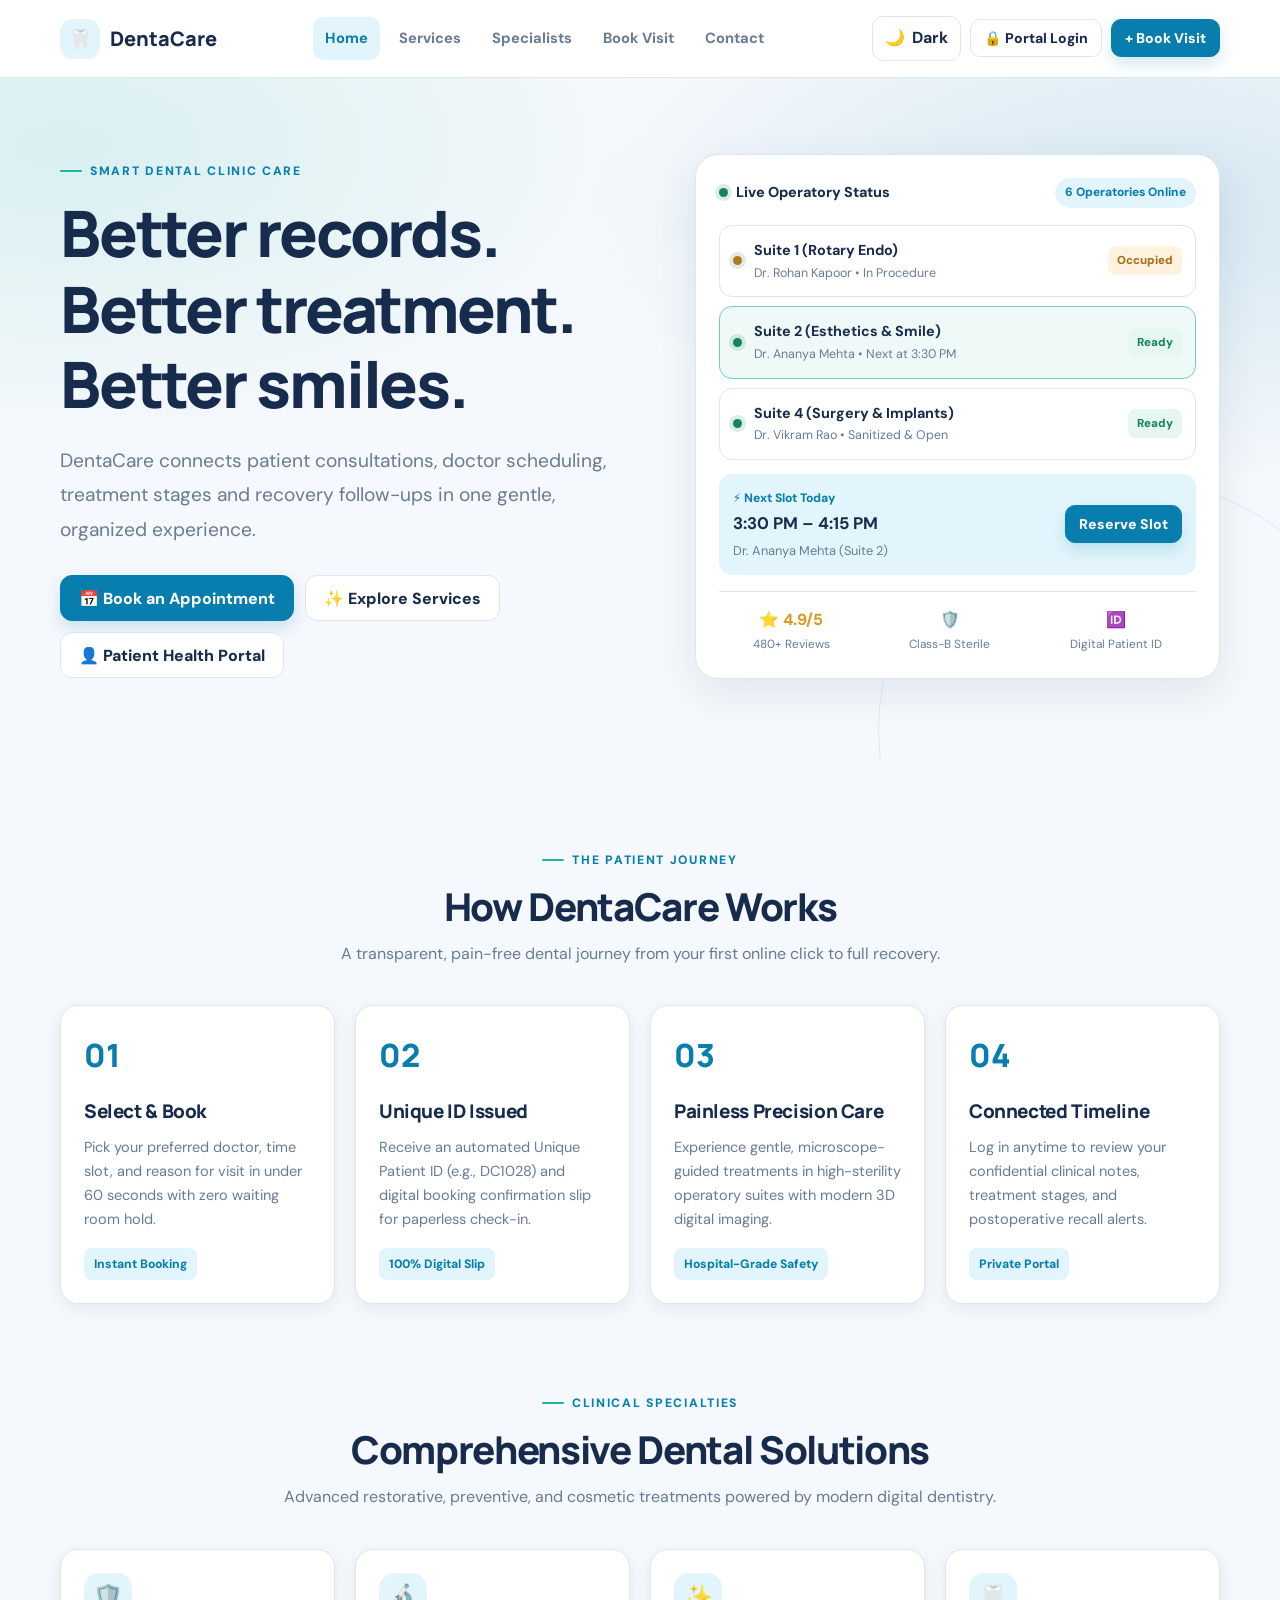
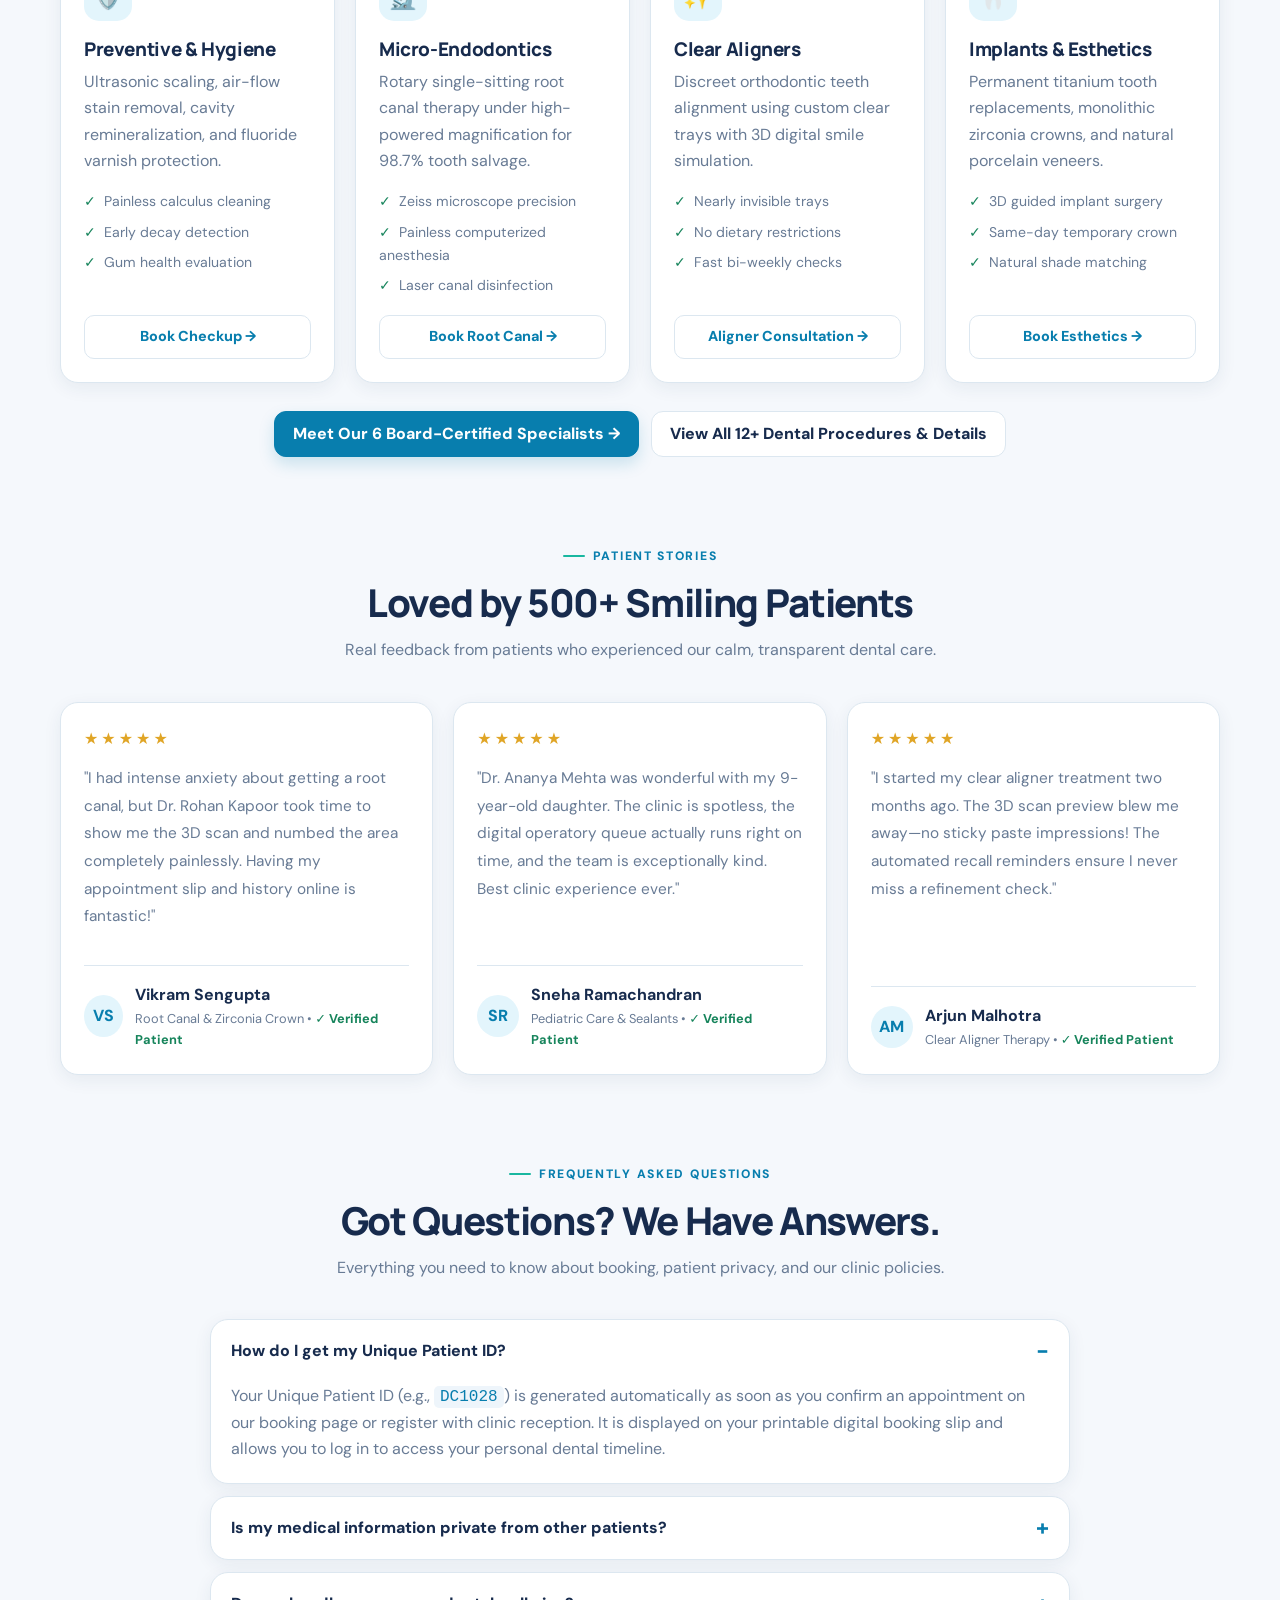
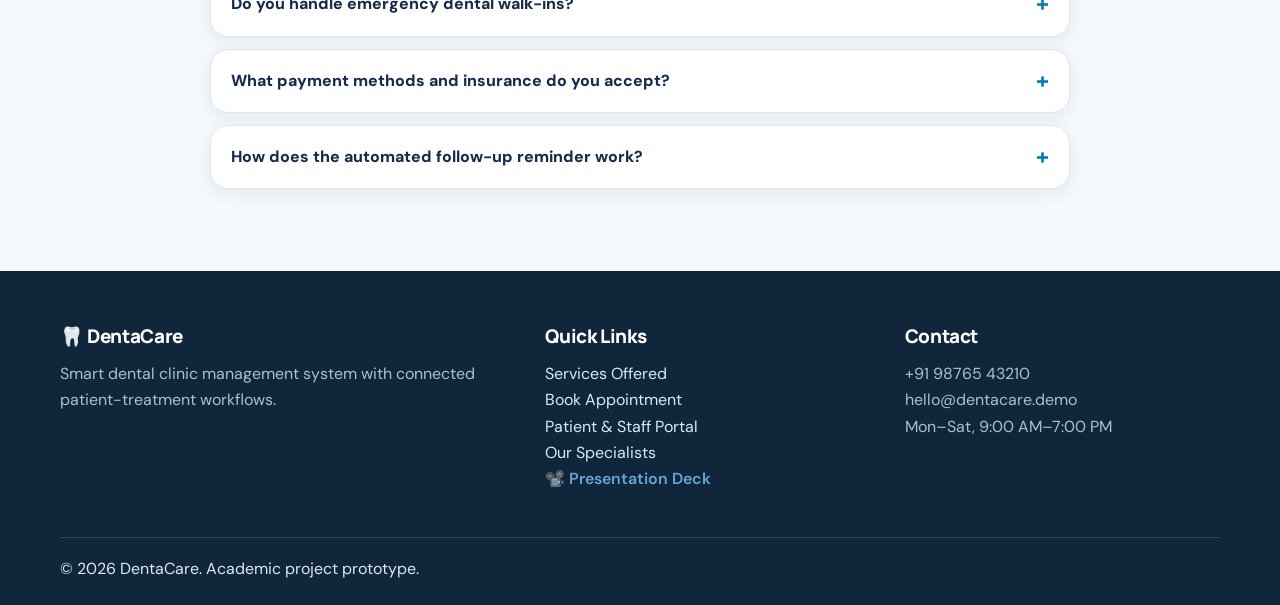
<file: index.html>
﻿<!DOCTYPE html>
<html lang="en">
<head>
  <meta charset="UTF-8">
  <meta name="viewport" content="width=device-width, initial-scale=1.0">
  <title>Smart Dental Clinic | DentaCare</title>
  <script>
    // Immediate Theme Engine (Prevents Light/Dark flash before render)
    try {
      const savedTheme = localStorage.getItem("dentaCareTheme") || (window.matchMedia("(prefers-color-scheme: dark)").matches ? "dark" : "light");
      document.documentElement.setAttribute("data-theme", savedTheme);
    } catch (e) {}
  </script>
  <link rel="stylesheet" href="css/style.css">
</head>
<body>
  <!-- NAVIGATION BAR -->
  <nav class="navbar">
    <a class="logo" href="index.html">
      <span class="logo-icon">🦷</span>
      <span>DentaCare</span>
    </a>
    <div class="navlinks">
      <a class="active" href="index.html">Home</a>
      <a href="services.html">Services</a>
      <a href="about.html">Specialists</a>
      <a href="appointment.html">Book Visit</a>
      <a href="contact.html">Contact</a>
    </div>
    <div class="nav-actions">
      <!-- Theme Day / Night Toggle -->
      <button class="theme-toggle-btn" id="themeToggleBtn" onclick="toggleTheme()" type="button" title="Switch to Night Mode (Dark)" aria-label="Toggle Night/Day Mode">
        <span class="theme-icon">🌙</span>
        <span class="theme-label">Dark</span>
      </button>
      <a class="btn secondary btn-sm" href="login.html">🔒 Portal Login</a>
      <a class="btn btn-sm" href="appointment.html">+ Book Visit</a>
      <button class="nav-toggle" id="navToggle" aria-label="Toggle Navigation">☰</button>
    </div>
  </nav>

  <!-- 1. HERO SECTION WITH INTERACTIVE OPERATORY CARD -->
  <section class="hero">
    <div class="container hero-grid">
      <div>
        <div class="eyebrow">Smart Dental Clinic Care</div>
        <h1>Better records.<br>Better treatment.<br>Better smiles.</h1>
        <p class="lead">DentaCare connects patient consultations, doctor scheduling, treatment stages and recovery follow-ups in one gentle, organized experience.</p>
        <div class="hero-actions">
          <a class="btn" href="appointment.html">📅 Book an Appointment</a>
          <a class="btn secondary" href="services.html">✨ Explore Services</a>
          <a class="btn secondary" href="login.html">👤 Patient Health Portal</a>
        </div>
      </div>

      <!-- Modern Interactive Hero Operatory & Booking Card -->
      <div class="hero-interactive-card">
        <div class="hero-card-header">
          <div class="live-status-pill">
            <span class="pulse-dot"></span>
            <span>Live Operatory Status</span>
          </div>
          <span class="badge info" style="font-size:0.75rem">6 Operatories Online</span>
        </div>

        <div class="operatory-list">
          <div class="operatory-row">
            <div class="operatory-left">
              <span class="operatory-dot busy"></span>
              <div>
                <strong>Suite 1 (Rotary Endo)</strong>
                <span class="operatory-doc">Dr. Rohan Kapoor • In Procedure</span>
              </div>
            </div>
            <span class="status-tag occupied">Occupied</span>
          </div>

          <div class="operatory-row active-now">
            <div class="operatory-left">
              <span class="operatory-dot ready"></span>
              <div>
                <strong>Suite 2 (Esthetics & Smile)</strong>
                <span class="operatory-doc">Dr. Ananya Mehta • Next at 3:30 PM</span>
              </div>
            </div>
            <span class="status-tag ready">Ready</span>
          </div>

          <div class="operatory-row">
            <div class="operatory-left">
              <span class="operatory-dot ready"></span>
              <div>
                <strong>Suite 4 (Surgery & Implants)</strong>
                <span class="operatory-doc">Dr. Vikram Rao • Sanitized & Open</span>
              </div>
            </div>
            <span class="status-tag ready">Ready</span>
          </div>
        </div>

        <div class="next-slot-callout">
          <div class="next-slot-info">
            <span class="next-slot-tag">⚡ Next Slot Today</span>
            <strong>3:30 PM – 4:15 PM</strong>
            <span class="muted" style="font-size:0.8rem">Dr. Ananya Mehta (Suite 2)</span>
          </div>
          <a href="appointment.html" class="btn btn-sm">Reserve Slot</a>
        </div>

        <div class="hero-card-trust">
          <div class="trust-stat">
            <span class="trust-stars">⭐ 4.9/5</span>
            <span class="trust-text">480+ Reviews</span>
          </div>
          <div class="trust-stat">
            <span class="trust-icon">🛡️</span>
            <span class="trust-text">Class-B Sterile</span>
          </div>
          <div class="trust-stat">
            <span class="trust-icon">🆔</span>
            <span class="trust-text">Digital Patient ID</span>
          </div>
        </div>
      </div>
    </div>
  </section>

  <!-- 2. HOW DENTACARE WORKS (PATIENT JOURNEY STEPPER) -->
  <section class="section">
    <div class="container">
      <div class="section-head">
        <div class="eyebrow">The Patient Journey</div>
        <h2>How DentaCare Works</h2>
        <p class="muted">A transparent, pain-free dental journey from your first online click to full recovery.</p>
      </div>

      <div class="stepper-grid">
        <div class="step-card">
          <div>
            <div class="step-num">01</div>
            <h3>Select & Book</h3>
            <p class="muted">Pick your preferred doctor, time slot, and reason for visit in under 60 seconds with zero waiting room hold.</p>
          </div>
          <div class="step-badge">Instant Booking</div>
        </div>

        <div class="step-card">
          <div>
            <div class="step-num">02</div>
            <h3>Unique ID Issued</h3>
            <p class="muted">Receive an automated Unique Patient ID (e.g., DC1028) and digital booking confirmation slip for paperless check-in.</p>
          </div>
          <div class="step-badge">100% Digital Slip</div>
        </div>

        <div class="step-card">
          <div>
            <div class="step-num">03</div>
            <h3>Painless Precision Care</h3>
            <p class="muted">Experience gentle, microscope-guided treatments in high-sterility operatory suites with modern 3D digital imaging.</p>
          </div>
          <div class="step-badge">Hospital-Grade Safety</div>
        </div>

        <div class="step-card">
          <div>
            <div class="step-num">04</div>
            <h3>Connected Timeline</h3>
            <p class="muted">Log in anytime to review your confidential clinical notes, treatment stages, and postoperative recall alerts.</p>
          </div>
          <div class="step-badge">Private Portal</div>
        </div>
      </div>
    </div>
  </section>

  <!-- 3. CORE CLINICAL SPECIALTIES PREVIEW -->
  <section class="section" style="padding-top:0">
    <div class="container">
      <div class="section-head">
        <div class="eyebrow">Clinical Specialties</div>
        <h2>Comprehensive Dental Solutions</h2>
        <p class="muted">Advanced restorative, preventive, and cosmetic treatments powered by modern digital dentistry.</p>
      </div>

      <div class="grid-4">
        <div class="specialty-card">
          <div>
            <div class="specialty-icon">🛡️</div>
            <h3>Preventive & Hygiene</h3>
            <p class="muted">Ultrasonic scaling, air-flow stain removal, cavity remineralization, and fluoride varnish protection.</p>
            <ul class="specialty-features">
              <li>Painless calculus cleaning</li>
              <li>Early decay detection</li>
              <li>Gum health evaluation</li>
            </ul>
          </div>
          <a href="appointment.html" class="btn-outline-sm" style="margin-top:18px;width:100%;justify-content:center">Book Checkup →</a>
        </div>

        <div class="specialty-card">
          <div>
            <div class="specialty-icon">🔬</div>
            <h3>Micro-Endodontics</h3>
            <p class="muted">Rotary single-sitting root canal therapy under high-powered magnification for 98.7% tooth salvage.</p>
            <ul class="specialty-features">
              <li>Zeiss microscope precision</li>
              <li>Painless computerized anesthesia</li>
              <li>Laser canal disinfection</li>
            </ul>
          </div>
          <a href="appointment.html" class="btn-outline-sm" style="margin-top:18px;width:100%;justify-content:center">Book Root Canal →</a>
        </div>

        <div class="specialty-card">
          <div>
            <div class="specialty-icon">✨</div>
            <h3>Clear Aligners</h3>
            <p class="muted">Discreet orthodontic teeth alignment using custom clear trays with 3D digital smile simulation.</p>
            <ul class="specialty-features">
              <li>Nearly invisible trays</li>
              <li>No dietary restrictions</li>
              <li>Fast bi-weekly checks</li>
            </ul>
          </div>
          <a href="appointment.html" class="btn-outline-sm" style="margin-top:18px;width:100%;justify-content:center">Aligner Consultation →</a>
        </div>

        <div class="specialty-card">
          <div>
            <div class="specialty-icon">🦷</div>
            <h3>Implants & Esthetics</h3>
            <p class="muted">Permanent titanium tooth replacements, monolithic zirconia crowns, and natural porcelain veneers.</p>
            <ul class="specialty-features">
              <li>3D guided implant surgery</li>
              <li>Same-day temporary crown</li>
              <li>Natural shade matching</li>
            </ul>
          </div>
          <a href="appointment.html" class="btn-outline-sm" style="margin-top:18px;width:100%;justify-content:center">Book Esthetics →</a>
        </div>
      </div>
      <div style="text-align:center;margin-top:28px;display:flex;gap:12px;justify-content:center;flex-wrap:wrap">
        <a href="about.html" class="btn">Meet Our 6 Board-Certified Specialists →</a>
        <a href="services.html" class="btn secondary">View All 12+ Dental Procedures & Details</a>
      </div>
    </div>
  </section>

  <!-- 4. VERIFIED PATIENT REVIEWS / TESTIMONIALS (SOCIAL PROOF) -->
  <section class="section" style="padding-top:0">
    <div class="container">
      <div class="section-head">
        <div class="eyebrow">Patient Stories</div>
        <h2>Loved by 500+ Smiling Patients</h2>
        <p class="muted">Real feedback from patients who experienced our calm, transparent dental care.</p>
      </div>

      <div class="grid">
        <div class="testimonial-card">
          <div>
            <div class="testimonial-stars">★★★★★</div>
            <p class="testimonial-quote">"I had intense anxiety about getting a root canal, but Dr. Rohan Kapoor took time to show me the 3D scan and numbed the area completely painlessly. Having my appointment slip and history online is fantastic!"</p>
          </div>
          <div class="testimonial-author">
            <div class="testimonial-avatar">VS</div>
            <div>
              <strong>Vikram Sengupta</strong>
              <div class="muted" style="font-size:0.8rem">Root Canal & Zirconia Crown • <span style="color:var(--success);font-weight:700">✓ Verified Patient</span></div>
            </div>
          </div>
        </div>

        <div class="testimonial-card">
          <div>
            <div class="testimonial-stars">★★★★★</div>
            <p class="testimonial-quote">"Dr. Ananya Mehta was wonderful with my 9-year-old daughter. The clinic is spotless, the digital operatory queue actually runs right on time, and the team is exceptionally kind. Best clinic experience ever."</p>
          </div>
          <div class="testimonial-author">
            <div class="testimonial-avatar">SR</div>
            <div>
              <strong>Sneha Ramachandran</strong>
              <div class="muted" style="font-size:0.8rem">Pediatric Care & Sealants • <span style="color:var(--success);font-weight:700">✓ Verified Patient</span></div>
            </div>
          </div>
        </div>

        <div class="testimonial-card">
          <div>
            <div class="testimonial-stars">★★★★★</div>
            <p class="testimonial-quote">"I started my clear aligner treatment two months ago. The 3D scan preview blew me away—no sticky paste impressions! The automated recall reminders ensure I never miss a refinement check."</p>
          </div>
          <div class="testimonial-author">
            <div class="testimonial-avatar">AM</div>
            <div>
              <strong>Arjun Malhotra</strong>
              <div class="muted" style="font-size:0.8rem">Clear Aligner Therapy • <span style="color:var(--success);font-weight:700">✓ Verified Patient</span></div>
            </div>
          </div>
        </div>
      </div>
    </div>
  </section>

  <!-- 5. INTERACTIVE FAQ ACCORDION -->
  <section class="section" style="padding-top:0">
    <div class="container" style="max-width:860px">
      <div class="section-head">
        <div class="eyebrow">Frequently Asked Questions</div>
        <h2>Got Questions? We Have Answers.</h2>
        <p class="muted">Everything you need to know about booking, patient privacy, and our clinic policies.</p>
      </div>

      <div class="faq-list">
        <details class="faq-item" open>
          <summary class="faq-summary">How do I get my Unique Patient ID?</summary>
          <div class="faq-answer">
            Your Unique Patient ID (e.g., <code>DC1028</code>) is generated automatically as soon as you confirm an appointment on our booking page or register with clinic reception. It is displayed on your printable digital booking slip and allows you to log in to access your personal dental timeline.
          </div>
        </details>

        <details class="faq-item">
          <summary class="faq-summary">Is my medical information private from other patients?</summary>
          <div class="faq-answer">
            Yes, strictly. DentaCare implements enterprise role-based security. Full operatory management, clinical diagnosis logs, and all patient records are restricted to licensed clinic staff. Patients can only view their own confidential dental history using their Unique Patient ID.
          </div>
        </details>

        <details class="faq-item">
          <summary class="faq-summary">Do you handle emergency dental walk-ins?</summary>
          <div class="faq-answer">
            Absolutely. We reserve daily emergency buffer slots across all three operatories for severe tooth pain, fractured teeth, or trauma. You can book the next available slot online or call reception directly at +91 98765 43210 for prompt care.
          </div>
        </details>

        <details class="faq-item">
          <summary class="faq-summary">What payment methods and insurance do you accept?</summary>
          <div class="faq-answer">
            We accept all UPI applications (Google Pay, PhonePe, Paytm), credit/debit cards, net banking, and zero-interest EMI plans for aligners and implants. We also provide itemized medical invoices with procedure codes for corporate dental health insurance claims.
          </div>
        </details>

        <details class="faq-item">
          <summary class="faq-summary">How does the automated follow-up reminder work?</summary>
          <div class="faq-answer">
            After any restorative or surgical procedure, our system logs your recommended healing evaluation date. You can track your upcoming recall date in your patient portal, and reception will follow up to ensure your recovery is smooth.
          </div>
        </details>
      </div>
    </div>
  </section>

  <!-- FOOTER -->
  <footer class="footer">
    <div class="container footer-grid">
      <div>
        <h3>🦷 DentaCare</h3>
        <p>Smart dental clinic management system with connected patient-treatment workflows.</p>
      </div>
      <div>
        <h3>Quick Links</h3>
        <p>
          <a href="services.html">Services Offered</a><br>
          <a href="appointment.html">Book Appointment</a><br>
          <a href="login.html">Patient & Staff Portal</a><br>
          <a href="about.html">Our Specialists</a><br>
          <a href="presentation.html" target="_blank" style="color:#67a6d8;font-weight:600">📽️ Presentation Deck</a>
        </p>
      </div>
      <div>
        <h3>Contact</h3>
        <p>+91 98765 43210<br>hello@dentacare.demo<br>Mon–Sat, 9:00 AM–7:00 PM</p>
      </div>
    </div>
    <div class="container" style="margin-top:28px;border-top:1px solid rgba(255, 255, 255, 0.14);padding-top:18px">
      © <span data-year></span> DentaCare. Academic project prototype.
    </div>
  </footer>

  <script src="js/script.js"></script>
</body>
</html>
</file>
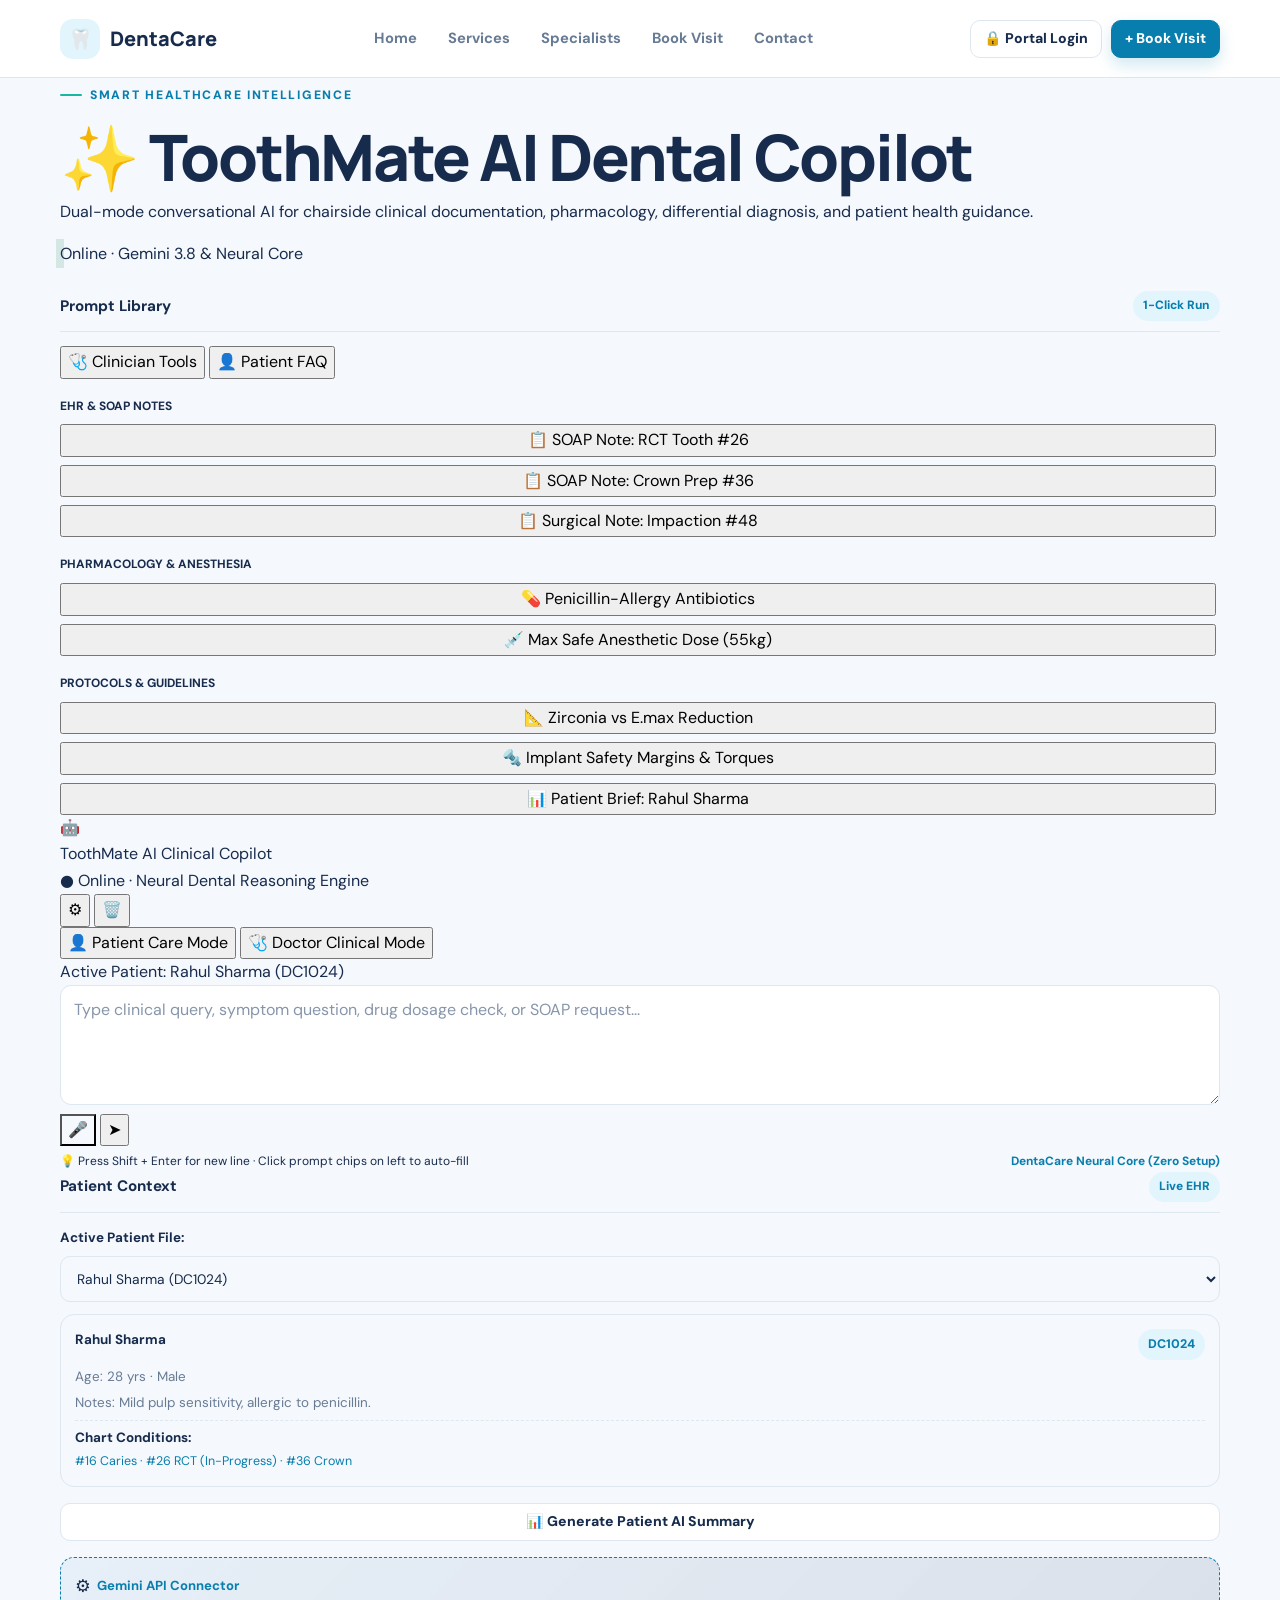
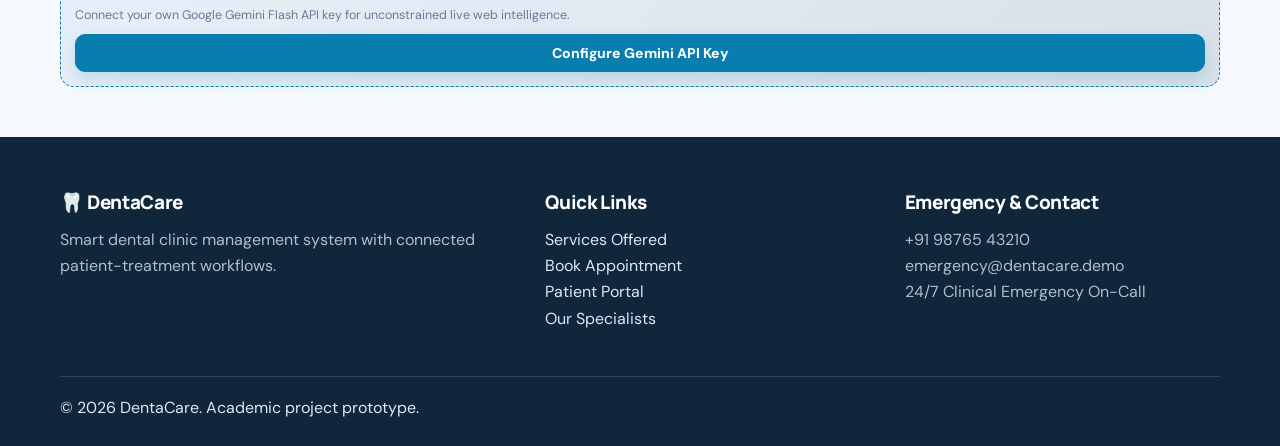
<file: ai-assistant.html>
<!DOCTYPE html>
<html lang="en">
<head>
  <script>try{const t=localStorage.getItem('dentaCareTheme')||(window.matchMedia('(prefers-color-scheme:dark)').matches?'dark':'light');document.documentElement.setAttribute('data-theme',t)}catch(e){}</script>
  <meta charset="UTF-8">
  <meta name="viewport" content="width=device-width,initial-scale=1.0">
  <title>ToothMate — AI Dental Copilot & Clinical Assistant | DentaCare</title>
  <link rel="stylesheet" href="css/style.css">
</head>
<body>
  <nav class="navbar">
    <a class="logo" href="index.html">
      <span class="logo-icon">🦷</span>
      <span>DentaCare</span>
    </a>
    <div class="navlinks">
      <a href="index.html">Home</a>
      <a href="services.html">Services</a>
      <a href="about.html">Specialists</a>
      <a href="appointment.html">Book Visit</a>
      <a href="contact.html">Contact</a>
    </div>
    <div class="nav-actions">
      <a class="btn secondary btn-sm" href="login.html">🔒 Portal Login</a>
      <a class="btn btn-sm" href="appointment.html">+ Book Visit</a>
      <button class="nav-toggle" id="navToggle" aria-label="Toggle Navigation">☰</button>
    </div>
  </nav>

  <section class="page-head">
    <div class="container">
      <div class="page-head-bar">
        <div>
          <div class="eyebrow">Smart Healthcare Intelligence</div>
          <h1 style="margin-bottom:4px">✨ ToothMate AI Dental Copilot</h1>
          <p>Dual-mode conversational AI for chairside clinical documentation, pharmacology, differential diagnosis, and patient health guidance.</p>
        </div>
        <div class="live-pill">
          <span class="pulse-dot"></span>
          <span>Online · Gemini 3.8 & Neural Core</span>
        </div>
      </div>
    </div>
  </section>

  <section class="section" style="padding-top:24px;padding-bottom:50px">
    <div class="container">
      <div class="ai-workspace-grid">
        <!-- LEFT: PROMPT COMMAND CENTER -->
        <div class="ai-sidebar-card">
          <div style="display:flex;justify-content:space-between;align-items:center;margin-bottom:14px;border-bottom:1px solid var(--border);padding-bottom:10px">
            <strong style="font-size:0.95rem;color:var(--dark)">Prompt Library</strong>
            <span class="badge info" style="font-size:0.75rem">1-Click Run</span>
          </div>

          <div class="ai-mode-tabs" style="width:100%;margin-bottom:14px">
            <button type="button" class="ai-mode-tab active" id="workspaceTabDoctor" onclick="setWorkspaceTab('doctor')" style="flex:1">🩺 Clinician Tools</button>
            <button type="button" class="ai-mode-tab" id="workspaceTabPatient" onclick="setWorkspaceTab('patient')" style="flex:1">👤 Patient FAQ</button>
          </div>

          <!-- DOCTOR PROMPT CHIPS -->
          <div id="workspaceDoctorPrompts" style="display:flex;flex-direction:column;gap:8px;overflow-y:auto;flex:1;padding-right:4px">
            <div style="font-size:0.75rem;font-weight:700;color:var(--text-muted);text-transform:uppercase;margin-top:4px">EHR & SOAP Notes</div>
            <button class="ai-prompt-chip" onclick="executeWorkspacePrompt('Draft a complete SOAP clinical note for Root Canal Therapy on Tooth #26 (Acute Irreversible Pulpitis). Include working length, irrigation protocol, and obturation sealer.')">
              📋 SOAP Note: RCT Tooth #26
            </button>
            <button class="ai-prompt-chip" onclick="executeWorkspacePrompt('Generate a SOAP clinical note for full contour Monolithic Zirconia crown preparation on Tooth #36. Include margin design, reduction depths, and shade selection.')">
              📋 SOAP Note: Crown Prep #36
            </button>
            <button class="ai-prompt-chip" onclick="executeWorkspacePrompt('Draft clinical documentation for surgical extraction of impacted mandibular third molar (#48) with bone troughing and 3-0 silk sutures.')">
              📋 Surgical Note: Impaction #48
            </button>

            <div style="font-size:0.75rem;font-weight:700;color:var(--text-muted);text-transform:uppercase;margin-top:10px">Pharmacology & Anesthesia</div>
            <button class="ai-prompt-chip" onclick="executeWorkspacePrompt('Calculate antibiotic and analgesic protocol for a 65kg adult with acute periapical abscess who is allergic to penicillin. Provide safe alternatives with dosages.')">
              💊 Penicillin-Allergy Antibiotics
            </button>
            <button class="ai-prompt-chip" onclick="executeWorkspacePrompt('What is the maximum safe dosage and cartridge count of 2% Lignocaine with 1:100,000 Epinephrine for a 55kg patient with controlled hypertension?')">
              💉 Max Safe Anesthetic Dose (55kg)
            </button>

            <div style="font-size:0.75rem;font-weight:700;color:var(--text-muted);text-transform:uppercase;margin-top:10px">Protocols & Guidelines</div>
            <button class="ai-prompt-chip" onclick="executeWorkspacePrompt('Compare tooth preparation reduction requirements for Monolithic Zirconia vs Lithium Disilicate (E.max) crowns. Include margin types and cementation guidelines.')">
              📐 Zirconia vs E.max Reduction
            </button>
            <button class="ai-prompt-chip" onclick="executeWorkspacePrompt('What are the key radiographic safety margins and bone density classifications (D1 to D4) for posterior mandibular dental implants?')">
              🔩 Implant Safety Margins & Torques
            </button>
            <button class="ai-prompt-chip" onclick="executeWorkspacePrompt('Summarize the clinical records, odontogram findings, and treatment progress for patient Rahul Sharma (DC1024).')">
              📊 Patient Brief: Rahul Sharma
            </button>
          </div>

          <!-- PATIENT PROMPT CHIPS -->
          <div id="workspacePatientPrompts" style="display:none;flex-direction:column;gap:8px;overflow-y:auto;flex:1;padding-right:4px">
            <div style="font-size:0.75rem;font-weight:700;color:var(--text-muted);text-transform:uppercase;margin-top:4px">Common Concerns</div>
            <button class="ai-prompt-chip" onclick="executeWorkspacePrompt('Why do I get a sharp shooting pain in my tooth when I drink cold water or iced drinks?')">
              ❄️ Sharp Pain with Cold Drinks
            </button>
            <button class="ai-prompt-chip" onclick="executeWorkspacePrompt('What actually happens during a root canal treatment? Does it hurt, and how many appointments does it take?')">
              🦷 What Happens During a Root Canal?
            </button>
            <button class="ai-prompt-chip" onclick="executeWorkspacePrompt('What foods are safe to eat after having a tooth extracted, and how do I prevent dry socket?')">
              🥣 Diet & Care After Tooth Extraction
            </button>

            <div style="font-size:0.75rem;font-weight:700;color:var(--text-muted);text-transform:uppercase;margin-top:10px">Cosmetics & Orthodontics</div>
            <button class="ai-prompt-chip" onclick="executeWorkspacePrompt('How do invisible clear aligners compare to metal braces in terms of treatment time, comfort, and results?')">
              🪥 Clear Aligners vs Metal Braces
            </button>
            <button class="ai-prompt-chip" onclick="executeWorkspacePrompt('How many shades lighter can in-office laser teeth whitening get my teeth, and does it cause sensitivity?')">
              ✨ Teeth Whitening Results & Sensitivity
            </button>
            <button class="ai-prompt-chip" onclick="executeWorkspacePrompt('Why do my gums bleed when brushing, and does that mean I have periodontal disease?')">
              🩸 Bleeding Gums While Brushing
            </button>

            <div style="font-size:0.75rem;font-weight:700;color:var(--text-muted);text-transform:uppercase;margin-top:10px">Costs & Emergencies</div>
            <button class="ai-prompt-chip" onclick="executeWorkspacePrompt('Explain the 0% interest EMI payment options available for dental implants and smile makeovers at DentaCare.')">
              💳 How 0% EMI Financing Works
            </button>
            <button class="ai-prompt-chip" onclick="executeWorkspacePrompt('What should I immediately do if a permanent tooth is completely knocked out in an accident?')">
              🚨 Knocked-Out Tooth Emergency Guide
            </button>
          </div>
        </div>

        <!-- CENTER: INTERACTIVE CONVERSATION STREAM -->
        <div class="ai-center-chat-card">
          <div class="ai-chat-header">
            <div class="ai-header-left">
              <div class="ai-avatar">🤖</div>
              <div>
                <div class="ai-header-title" id="fullAiTitle">ToothMate AI Clinical Copilot</div>
                <div class="ai-status-pill">● Online · Neural Dental Reasoning Engine</div>
              </div>
            </div>
            <div class="ai-header-controls">
              <button class="ai-tool-btn" onclick="openAiSettingsModal()" title="AI Engine Settings">⚙️</button>
              <button class="ai-tool-btn" onclick="clearWorkspaceChat()" title="Clear Conversation">🗑️</button>
            </div>
          </div>

          <div class="ai-role-toggle-bar">
            <div class="ai-mode-tabs">
              <button type="button" class="ai-mode-tab active" id="fullModeTabPatient" onclick="switchFullAiMode('patient')">👤 Patient Care Mode</button>
              <button type="button" class="ai-mode-tab" id="fullModeTabDoctor" onclick="switchFullAiMode('doctor')">🩺 Doctor Clinical Mode</button>
            </div>
            <div class="ai-active-patient-badge" id="fullContextBadge">Active Patient: Rahul Sharma (DC1024)</div>
          </div>

          <div class="ai-chat-body" id="fullChatMessages" style="flex:1">
            <!-- Messages rendered dynamically -->
          </div>

          <div class="ai-typing-wrap" id="fullTypingIndicator" style="display:none">
            <span class="muted" style="font-size:0.78rem">DentaCare AI is synthesizing clinical response...</span>
            <span class="ai-typing-dot"></span>
            <span class="ai-typing-dot"></span>
            <span class="ai-typing-dot"></span>
          </div>

          <div class="ai-chat-footer">
            <form class="ai-input-form" onsubmit="handleFullChatSubmit(event)">
              <textarea class="ai-textarea" id="fullChatInput" placeholder="Type clinical query, symptom question, drug dosage check, or SOAP request..." rows="2"></textarea>
              <button type="button" class="ai-tool-btn" onclick="toggleVoiceRecognition('fullChatInput')" title="Voice Dictation" style="background:transparent;color:var(--text-muted)">🎤</button>
              <button type="submit" class="ai-send-btn" title="Send Query">➤</button>
            </form>
            <div style="display:flex;justify-content:space-between;align-items:center;margin-top:6px;font-size:0.75rem;color:var(--text-muted)">
              <span>💡 Press Shift + Enter for new line · Click prompt chips on left to auto-fill</span>
              <span id="activeModelBadge" style="color:var(--primary);font-weight:700">DentaCare Neural Core (Zero Setup)</span>
            </div>
          </div>
        </div>

        <!-- RIGHT: CLINICAL CONTEXT & DOSSIER INSPECTOR -->
        <div class="ai-sidebar-card">
          <div style="display:flex;justify-content:space-between;align-items:center;margin-bottom:14px;border-bottom:1px solid var(--border);padding-bottom:10px">
            <strong style="font-size:0.95rem;color:var(--dark)">Patient Context</strong>
            <span class="badge success" style="font-size:0.75rem">Live EHR</span>
          </div>

          <div class="field" style="margin-bottom:12px">
            <label style="font-weight:700;font-size:0.84rem">Active Patient File:</label>
            <select id="workspacePatientSelect" class="patient-picker" onchange="updateWorkspacePatientContext()" style="padding:8px 12px;border-radius:10px;border:1px solid var(--border);background:var(--bg);color:var(--text);width:100%;font-size:0.86rem">
              <option value="DC1024">Rahul Sharma (DC1024)</option>
              <option value="DC1025">Priya Patel (DC1025)</option>
              <option value="DC1026">Amit Verma (DC1026)</option>
              <option value="DC1027">Sneha Nair (DC1027)</option>
              <option value="DC1028">Aarav Sharma (DC1028)</option>
            </select>
          </div>

          <div id="workspacePatientDetailsCard" style="background:var(--bg);border:1px solid var(--border);border-radius:14px;padding:14px;margin-bottom:16px;font-size:0.84rem">
            <div style="display:flex;justify-content:space-between;margin-bottom:6px">
              <strong id="wspName" style="color:var(--dark)">Rahul Sharma</strong>
              <span class="badge info" id="wspId">DC1024</span>
            </div>
            <div class="muted" style="margin-bottom:4px">Age: <span id="wspAge">28</span> yrs · Male</div>
            <div class="muted" style="margin-bottom:6px">Notes: <span id="wspHistory">Mild pulp sensitivity, allergic to penicillin.</span></div>
            <div style="border-top:1px dashed var(--border);padding-top:6px;margin-top:6px">
              <strong>Chart Conditions:</strong>
              <div style="font-size:0.78rem;color:var(--primary);margin-top:2px">
                #16 Caries · #26 RCT (In-Progress) · #36 Crown
              </div>
            </div>
          </div>

          <button class="btn secondary btn-sm" onclick="summarizeCurrentPatient()" style="width:100%;margin-bottom:16px">
            📊 Generate Patient AI Summary
          </button>

          <div style="background:linear-gradient(135deg, rgba(75,145,200,0.08), rgba(23,59,101,0.12));border:1px dashed var(--primary);border-radius:14px;padding:14px;font-size:0.82rem;margin-top:auto">
            <div style="display:flex;align-items:center;gap:6px;margin-bottom:6px">
              <span style="font-size:1.1rem">⚙️</span>
              <strong style="color:var(--primary)">Gemini API Connector</strong>
            </div>
            <p class="muted" style="margin:0 0 10px;font-size:0.78rem;line-height:1.4">
              Connect your own Google Gemini Flash API key for unconstrained live web intelligence.
            </p>
            <button class="btn btn-sm" onclick="openAiSettingsModal()" style="width:100%">
              Configure Gemini API Key
            </button>
          </div>
        </div>
      </div>
    </div>
  </section>

  <footer class="footer">
    <div class="container footer-grid">
      <div>
        <h3>🦷 DentaCare</h3>
        <p>Smart dental clinic management system with connected patient-treatment workflows.</p>
      </div>
      <div>
        <h3>Quick Links</h3>
        <p>
          <a href="services.html">Services Offered</a><br>
          <a href="appointment.html">Book Appointment</a><br>
          <a href="history.html">Patient Portal</a><br>
          <a href="about.html">Our Specialists</a>
        </p>
      </div>
      <div>
        <h3>Emergency & Contact</h3>
        <p>+91 98765 43210<br>emergency@dentacare.demo<br>24/7 Clinical Emergency On-Call</p>
      </div>
    </div>
    <div class="container" style="margin-top:28px;border-top:1px solid rgba(255, 255, 255, 0.14);padding-top:18px">
      © <span data-year></span> DentaCare. Academic project prototype.
    </div>
  </footer>

  <script src="js/script.js"></script>
  <script>
    // Workspace-specific script bindings
    document.addEventListener("DOMContentLoaded", () => {
      initWorkspacePage();
    });

    function setWorkspaceTab(mode) {
      const docBtn = document.getElementById("workspaceTabDoctor");
      const patBtn = document.getElementById("workspaceTabPatient");
      const docWrap = document.getElementById("workspaceDoctorPrompts");
      const patWrap = document.getElementById("workspacePatientPrompts");

      if (mode === "doctor") {
        docBtn.classList.add("active");
        patBtn.classList.remove("active");
        docWrap.style.display = "flex";
        patWrap.style.display = "none";
        switchFullAiMode("doctor");
      } else {
        patBtn.classList.add("active");
        docBtn.classList.remove("active");
        patWrap.style.display = "flex";
        docWrap.style.display = "none";
        switchFullAiMode("patient");
      }
    }

    function executeWorkspacePrompt(text) {
      const input = document.getElementById("fullChatInput");
      if (input) {
        input.value = text;
        handleFullChatSubmit(new Event("submit"));
      }
    }

    function updateWorkspacePatientContext() {
      const select = document.getElementById("workspacePatientSelect");
      if (!select) return;
      const pId = select.value;
      const patients = getData("patients");
      const p = patients.find(x => x.id === pId);
      if (!p) return;

      document.getElementById("wspName").textContent = p.name;
      document.getElementById("wspId").textContent = p.id;
      document.getElementById("wspAge").textContent = p.age;
      document.getElementById("wspHistory").textContent = p.history || "No notes.";
      document.getElementById("fullContextBadge").textContent = `Active Patient: ${p.name} (${p.id})`;
    }

    function summarizeCurrentPatient() {
      const select = document.getElementById("workspacePatientSelect");
      const pId = select ? select.value : "DC1024";
      const patients = getData("patients");
      const p = patients.find(x => x.id === pId) || { name: "Rahul Sharma", id: "DC1024" };
      executeWorkspacePrompt(`Summarize clinical history, odontogram status, and active treatment plan for ${p.name} (${p.id}).`);
    }
  </script>
</body>
</html>
</file>
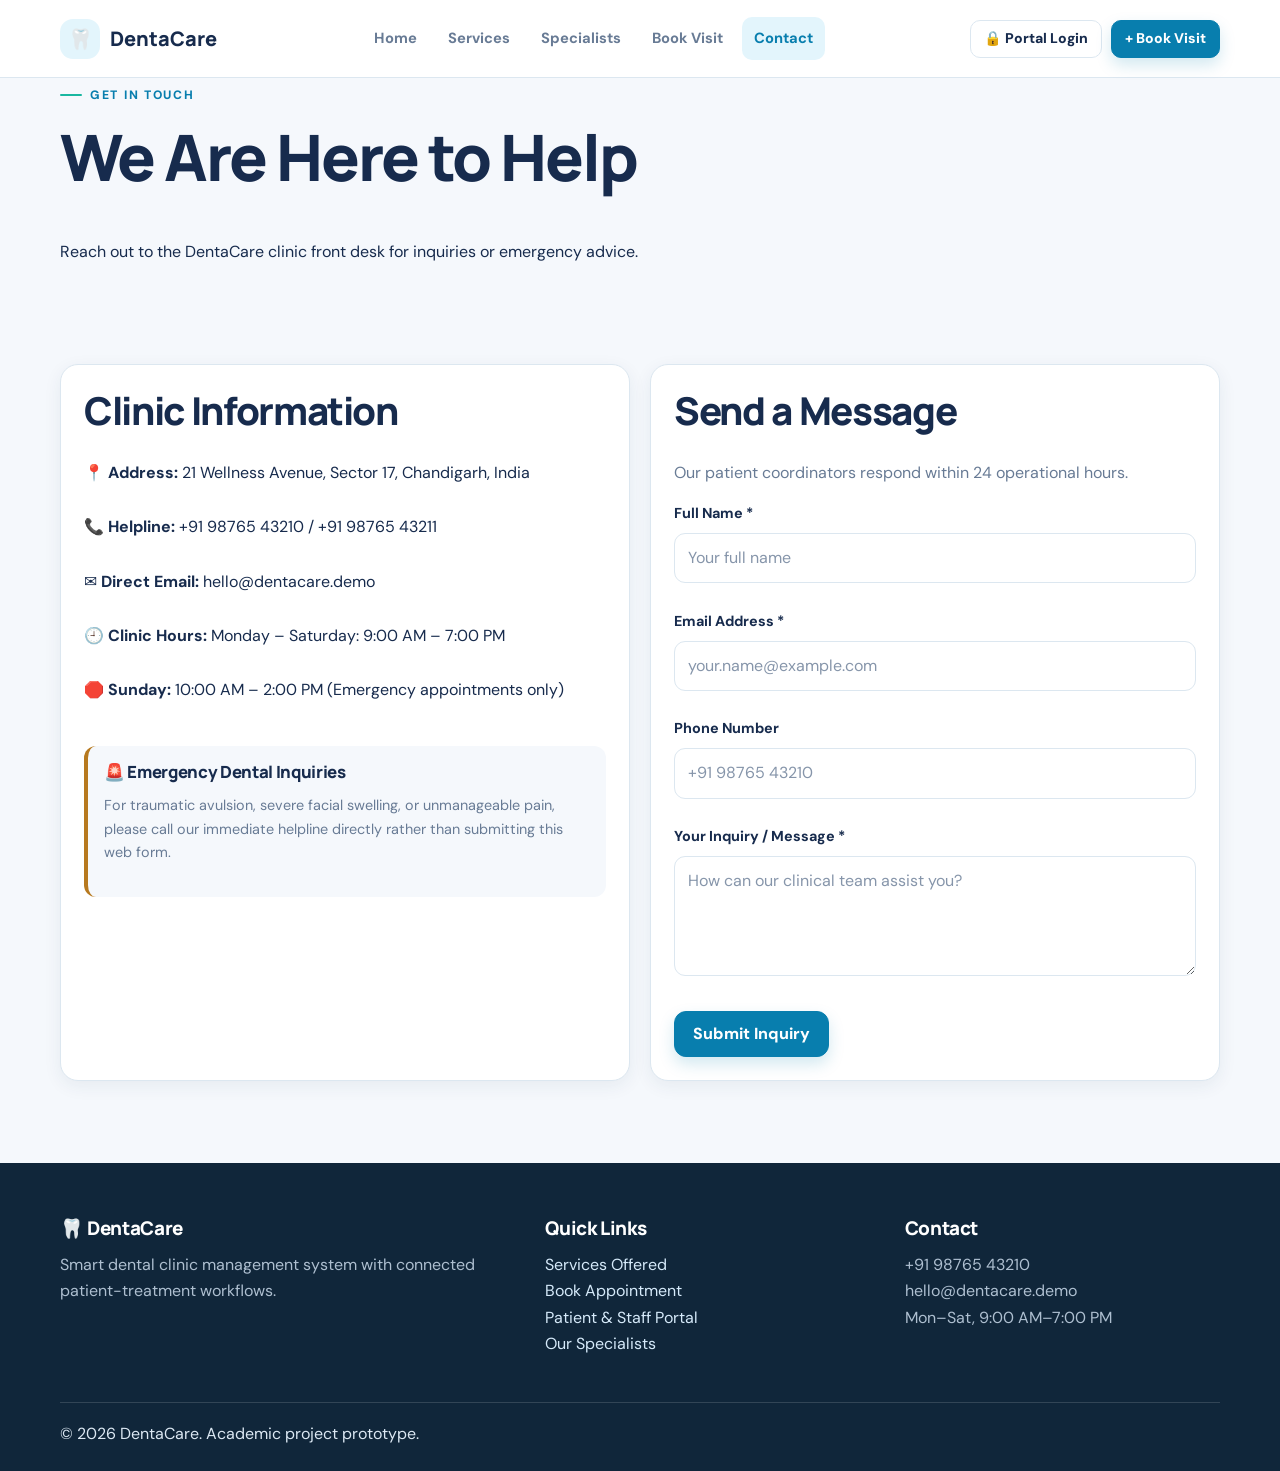
<file: contact.html>
<!DOCTYPE html>
<html lang="en">
<head>
  <script>try{const t=localStorage.getItem('dentaCareTheme')||(window.matchMedia('(prefers-color-scheme:dark)').matches?'dark':'light');document.documentElement.setAttribute('data-theme',t)}catch(e){}</script>
  <meta charset="UTF-8">
  <meta name="viewport" content="width=device-width,initial-scale=1.0">
  <title>Contact Us | DentaCare</title>
  <link rel="stylesheet" href="css/style.css">
</head>
<body>
  <nav class="navbar">
    <a class="logo" href="index.html"><span class="logo-icon">🦷</span><span>DentaCare</span></a>
    <div class="navlinks">
      <a href="index.html">Home</a>
      <a href="services.html">Services</a>
      <a href="about.html">Specialists</a>
      <a href="appointment.html">Book Visit</a>
      <a class="active" href="contact.html">Contact</a>
    </div>
    <div class="nav-actions">
      <a class="btn secondary btn-sm" href="login.html">🔒 Portal Login</a>
      <a class="btn btn-sm" href="appointment.html">+ Book Visit</a>
      <button class="nav-toggle" id="navToggle" aria-label="Toggle Navigation">☰</button>
    </div>
  </nav>

  <section class="page-head">
    <div class="container">
      <div class="eyebrow">Get In Touch</div>
      <h1>We Are Here to Help</h1>
      <p>Reach out to the DentaCare clinic front desk for inquiries or emergency advice.</p>
    </div>
  </section>

  <section class="section">
    <div class="container grid-2">
      <div class="card">
        <h2>Clinic Information</h2>
        <div style="margin-top:16px;display:flex;flex-direction:column;gap:12px;font-size:1rem">
          <p>📍 <strong>Address:</strong> 21 Wellness Avenue, Sector 17, Chandigarh, India</p>
          <p>📞 <strong>Helpline:</strong> +91 98765 43210 / +91 98765 43211</p>
          <p>✉️ <strong>Direct Email:</strong> hello@dentacare.demo</p>
          <p>🕘 <strong>Clinic Hours:</strong> Monday – Saturday: 9:00 AM – 7:00 PM</p>
          <p>🛑 <strong>Sunday:</strong> 10:00 AM – 2:00 PM (Emergency appointments only)</p>
        </div>
        <br>
        <div style="background:var(--bg);border-radius:12px;padding:16px;border-left:4px solid var(--warning)">
          <h3 style="font-size:1.05rem">🚨 Emergency Dental Inquiries</h3>
          <p class="muted" style="font-size:0.9rem">For traumatic avulsion, severe facial swelling, or unmanageable pain, please call our immediate helpline directly rather than submitting this web form.</p>
        </div>
      </div>

      <form id="contactForm" class="card">
        <h2>Send a Message</h2>
        <p class="muted" style="margin-bottom:16px">Our patient coordinators respond within 24 operational hours.</p>

        <div class="field">
          <label>Full Name *</label>
          <input name="name" required placeholder="Your full name">
        </div>
        <br>
        <div class="field">
          <label>Email Address *</label>
          <input name="email" type="email" required placeholder="your.name@example.com">
        </div>
        <br>
        <div class="field">
          <label>Phone Number</label>
          <input name="phone" placeholder="+91 98765 43210">
        </div>
        <br>
        <div class="field">
          <label>Your Inquiry / Message *</label>
          <textarea name="message" required placeholder="How can our clinical team assist you?"></textarea>
        </div>
        <br>
        <button class="btn" type="submit">Submit Inquiry</button>
      </form>
    </div>
  </section>

  <footer class="footer">
    <div class="container footer-grid">
      <div>
        <h3>🦷 DentaCare</h3>
        <p>Smart dental clinic management system with connected patient-treatment workflows.</p>
      </div>
      <div>
        <h3>Quick Links</h3>
        <p>
          <a href="services.html">Services Offered</a><br>
          <a href="appointment.html">Book Appointment</a><br>
          <a href="login.html">Patient & Staff Portal</a><br>
          <a href="about.html">Our Specialists</a>
        </p>
      </div>
      <div>
        <h3>Contact</h3>
        <p>+91 98765 43210<br>hello@dentacare.demo<br>Mon–Sat, 9:00 AM–7:00 PM</p>
      </div>
    </div>
    <div class="container" style="margin-top:28px;border-top:1px solid rgba(255, 255, 255, 0.14);padding-top:18px">
      © <span data-year></span> DentaCare. Academic project prototype.
    </div>
  </footer>

  <script src="js/script.js"></script>
</body>
</html>
</file>
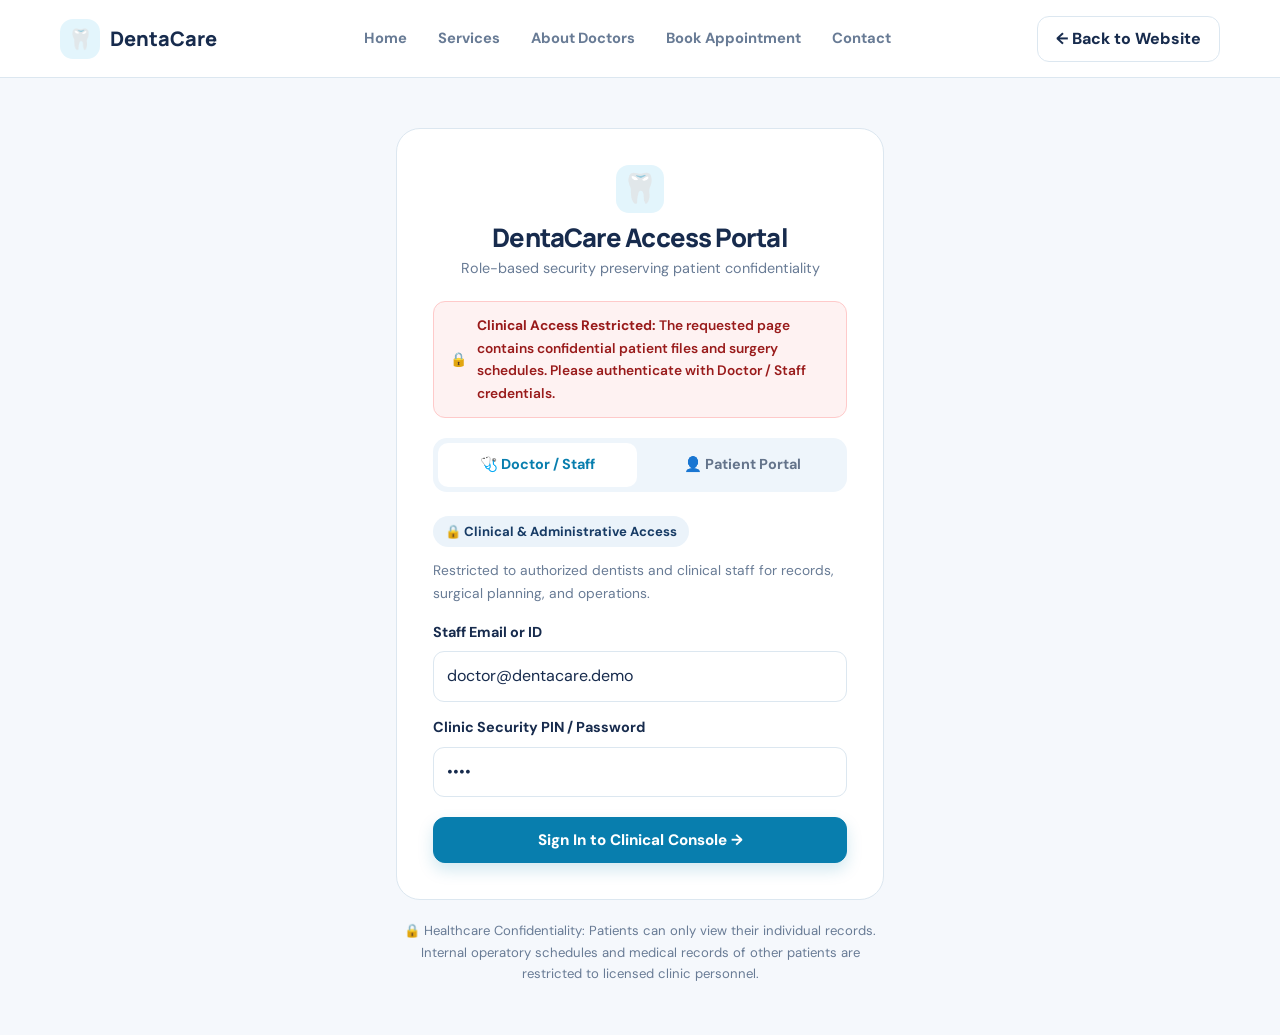
<file: followups.html>
<!DOCTYPE html>
<html lang="en">
<head>
  <script>try{const t=localStorage.getItem('dentaCareTheme')||(window.matchMedia('(prefers-color-scheme:dark)').matches?'dark':'light');document.documentElement.setAttribute('data-theme',t)}catch(e){}</script>
  <meta charset="UTF-8">
  <meta name="viewport" content="width=device-width,initial-scale=1.0">
  <title>Follow-Ups | DentaCare</title>
  <link rel="stylesheet" href="css/style.css">
  <script>
    (function () {
      try {
        var u = JSON.parse(localStorage.getItem("dentaCareUser") || '{"role":"guest"}');
        if (!u || u.role !== "doctor") {
          window.location.replace("login.html?redirect=followups.html");
        }
      } catch (e) {
        window.location.replace("login.html?redirect=followups.html");
      }
    })();
  </script>
</head>
<body>
  <nav class="navbar">
    <a class="logo" href="index.html"><span class="logo-icon">🦷</span><span>DentaCare</span></a>
    <div class="navlinks">
      <a href="index.html">Home</a>
      <a href="dashboard.html">Dashboard</a>
      <a href="patients.html">Patients</a>
      <a href="appointment.html">Appointments</a>
      <a href="treatments.html">Treatments</a>
      <a href="history.html">History</a>
      <a class="active" href="followups.html">Follow-Ups</a>
      <a href="services.html">Services</a>
      <a href="about.html">About</a>
      <a href="contact.html">Contact</a>
    </div>
    <div class="nav-actions">
      <a class="btn" href="appointment.html">Book Visit</a>
      <button class="nav-toggle" id="navToggle" aria-label="Toggle Navigation">☰</button>
    </div>
  </nav>

  <section class="page-head">
    <div class="container">
      <div class="eyebrow">Post-Care Continuity</div>
      <h1>Follow-Up Management</h1>
      <p>Schedule recall reviews and ensure postoperative recovery is tracked systematically.</p>
    </div>
  </section>

  <section class="section">
    <div class="container">
      <form id="followForm" class="form card">
        <h2 style="margin-bottom:6px">Schedule Patient Follow-Up</h2>
        <p class="muted" style="margin-bottom:20px">Set a future checkup date to verify treatment outcomes:</p>

        <div class="form-grid">
          <div class="field">
            <label>Select Patient *</label>
            <select name="patient" class="patient-picker" required>
              <option value="">Loading patients...</option>
            </select>
          </div>

          <div class="field" id="customPatientWrap" style="display:none">
            <label>Walk-in Patient Name *</label>
            <input name="customPatient" placeholder="Enter patient name">
          </div>

          <div class="field">
            <label>Next Visit Date *</label>
            <input name="date" type="date" required>
          </div>

          <div class="field full">
            <label>Follow-Up Reason & Clinical Notes *</label>
            <textarea name="reason" required placeholder="e.g. Check pulp healing and crown margins, suture removal, aligner fit review..."></textarea>
          </div>

          <div class="field full">
            <button class="btn" type="submit">Schedule Follow-Up</button>
          </div>
        </div>
      </form>
    </div>
  </section>

  <section class="section" style="padding-top:0">
    <div class="container">
      <div class="table-toolbar">
        <div>
          <h2>Upcoming & Completed Follow-Ups</h2>
          <p class="muted">Track recall visits. Click "Done ✓" once the patient review is completed.</p>
        </div>
        <input id="followSearch" class="search" placeholder="🔍 Search by patient or clinical reason...">
      </div>

      <div class="table-wrap">
        <table class="table">
          <thead>
            <tr>
              <th>ID</th>
              <th>Patient</th>
              <th>Due Date</th>
              <th>Follow-Up Reason</th>
              <th>Status</th>
              <th>Actions</th>
            </tr>
          </thead>
          <tbody id="followRows"></tbody>
        </table>
      </div>
    </div>
  </section>

  <footer class="footer">
    <div class="container footer-grid">
      <div>
        <h3>🦷 DentaCare</h3>
        <p>Smart dental clinic management system with connected patient-treatment workflows.</p>
      </div>
      <div>
        <h3>Quick Links</h3>
        <p>
          <a href="dashboard.html">Clinic Dashboard</a><br>
          <a href="patients.html">Patient Management</a><br>
          <a href="appointment.html">Book Appointment</a><br>
          <a href="services.html">Services Offered</a>
        </p>
      </div>
      <div>
        <h3>Contact</h3>
        <p>+91 98765 43210<br>hello@dentacare.demo<br>Mon–Sat, 9:00 AM–7:00 PM</p>
      </div>
    </div>
    <div class="container" style="margin-top:28px;border-top:1px solid rgba(255, 255, 255, 0.14);padding-top:18px">
      © <span data-year></span> DentaCare. Academic project prototype.
    </div>
  </footer>

  <script src="js/script.js"></script>
</body>
</html>
</file>
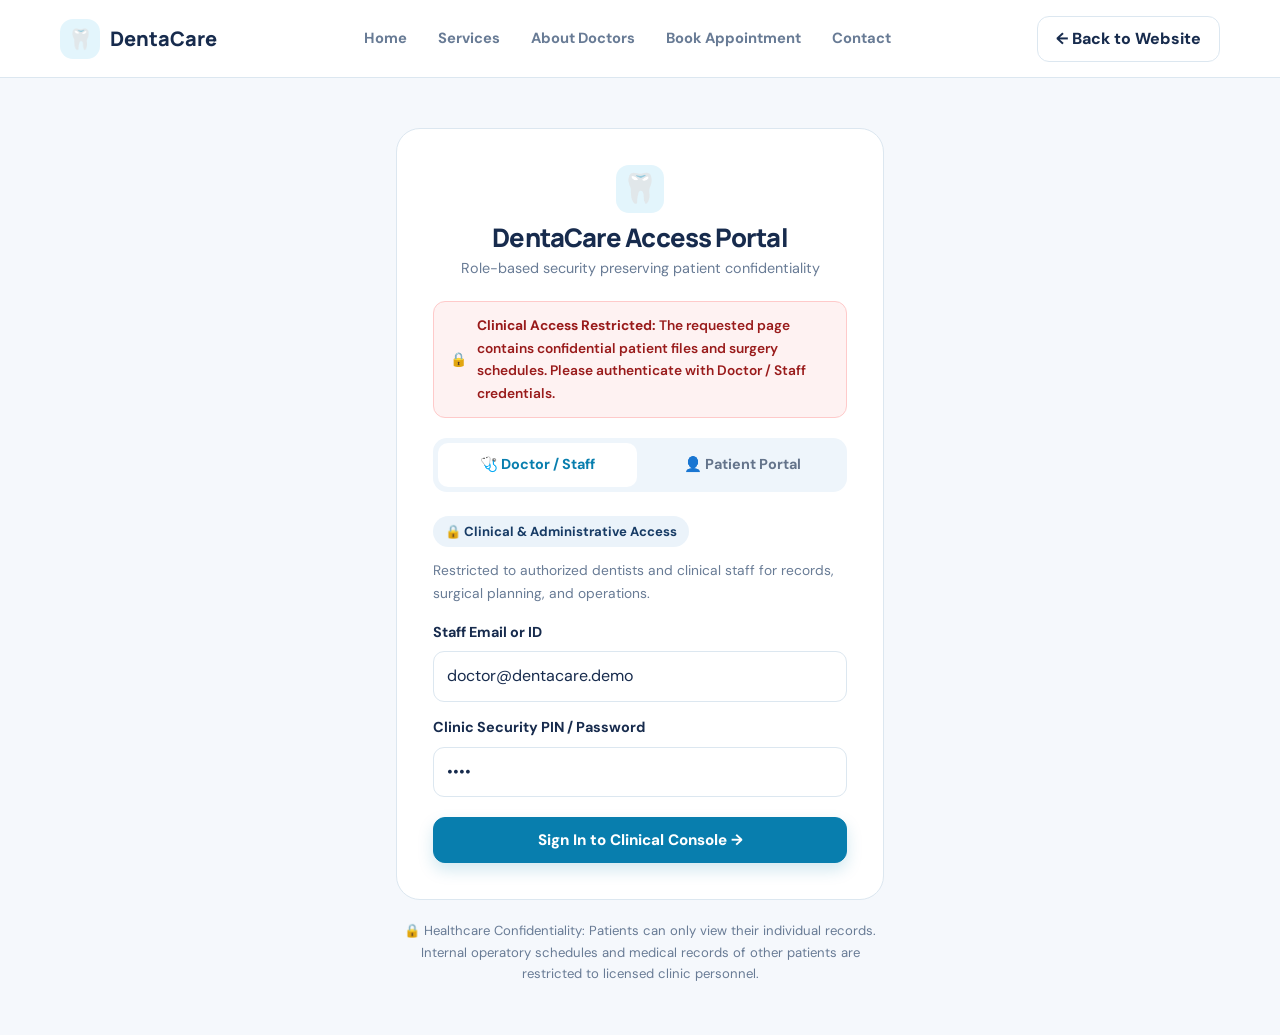
<file: history.html>
<!DOCTYPE html>
<html lang="en">
<head>
  <script>try{const t=localStorage.getItem('dentaCareTheme')||(window.matchMedia('(prefers-color-scheme:dark)').matches?'dark':'light');document.documentElement.setAttribute('data-theme',t)}catch(e){}</script>
  <meta charset="UTF-8">
  <meta name="viewport" content="width=device-width,initial-scale=1.0">
  <title>Treatment History & Care Timeline | DentaCare</title>
  <link rel="stylesheet" href="css/style.css">
  <script>
    (function () {
      try {
        var u = JSON.parse(localStorage.getItem("dentaCareUser") || '{"role":"guest"}');
        if (!u || (u.role !== "doctor" && u.role !== "patient")) {
          window.location.replace("login.html?redirect=history.html");
        }
      } catch (e) {
        window.location.replace("login.html?redirect=history.html");
      }
    })();
  </script>
</head>
<body>
  <nav class="navbar">
    <a class="logo" href="index.html">
      <span class="logo-icon">🦷</span>
      <span>DentaCare</span>
    </a>
    <div class="navlinks">
      <a href="index.html">Home</a>
      <a href="services.html">Services</a>
      <a href="about.html">Specialists</a>
      <a href="appointment.html">Book Visit</a>
      <a class="active" href="history.html">Patient Portal</a>
      <a href="contact.html">Contact</a>
    </div>
    <div class="nav-actions">
      <a class="btn secondary btn-sm" href="login.html">🔒 Portal Login</a>
      <a class="btn btn-sm" href="appointment.html">+ Book Visit</a>
      <button class="nav-toggle" id="navToggle" aria-label="Toggle Navigation">☰</button>
    </div>
  </nav>

  <section class="page-head">
    <div class="container">
      <div class="page-head-bar">
        <div>
          <div class="eyebrow">Confidential Health Record</div>
          <h1 style="margin-bottom:4px">Personal Care & Treatment Timeline</h1>
          <p>Chronological record of clinic appointments, procedure progress, and postoperative follow-ups.</p>
        </div>
        <div class="live-pill">
          <span class="pulse-dot"></span>
          <span>Encrypted Local Record Session</span>
        </div>
      </div>
    </div>
  </section>

  <section class="section" style="padding-top:35px">
    <div class="container">
      <!-- Doctor / Staff Patient Selector (Hidden automatically for patient roles) -->
      <div id="patientSelectorCard" class="card" style="margin-bottom:24px;display:flex;align-items:center;justify-content:space-between;flex-wrap:wrap;gap:16px">
        <div>
          <label for="historyPatientSelect" style="font-weight:700;display:block;margin-bottom:4px">Select Patient File (Doctor Console):</label>
          <p class="muted" style="font-size:0.88rem">Clinical practitioner view: Inspect individual patient treatment journey.</p>
        </div>
        <div>
          <select id="historyPatientSelect" style="padding:10px 16px;border-radius:12px;border:1px solid #cbd5e1;background:#fff;min-width:300px" onchange="window.location.search = '?id=' + this.value">
            <option value="">Loading patient roster...</option>
          </select>
        </div>
      </div>

      <!-- Dynamic History Details Container -->
      <div id="historyDetails">
        <div class="card" style="text-align:center;padding:40px">
          <h3>Loading confidential health record...</h3>
          <p class="muted">Fetching verified clinical visits and treatment plan.</p>
        </div>
      </div>
    </div>
  </section>

  <footer class="footer">
    <div class="container footer-grid">
      <div>
        <h3>🦷 DentaCare Enterprise</h3>
        <p>Smart dental clinic management system with connected patient-treatment workflows.</p>
      </div>
      <div>
        <h3>Quick Navigation</h3>
        <p>
          <a href="index.html">Home</a><br>
          <a href="services.html">Services Offered</a><br>
          <a href="appointment.html">Book Appointment</a><br>
          <a href="login.html">Portal Login</a>
        </p>
      </div>
      <div>
        <h3>Contact</h3>
        <p>+91 98765 43210<br>hello@dentacare.demo<br>Mon–Sat, 9:00 AM–7:00 PM</p>
      </div>
    </div>
    <div class="container" style="margin-top:28px;border-top:1px solid rgba(255, 255, 255, 0.14);padding-top:18px">
      © <span data-year></span> DentaCare. Academic project prototype.
    </div>
  </footer>

  <script src="js/script.js"></script>
</body>
</html>
</file>
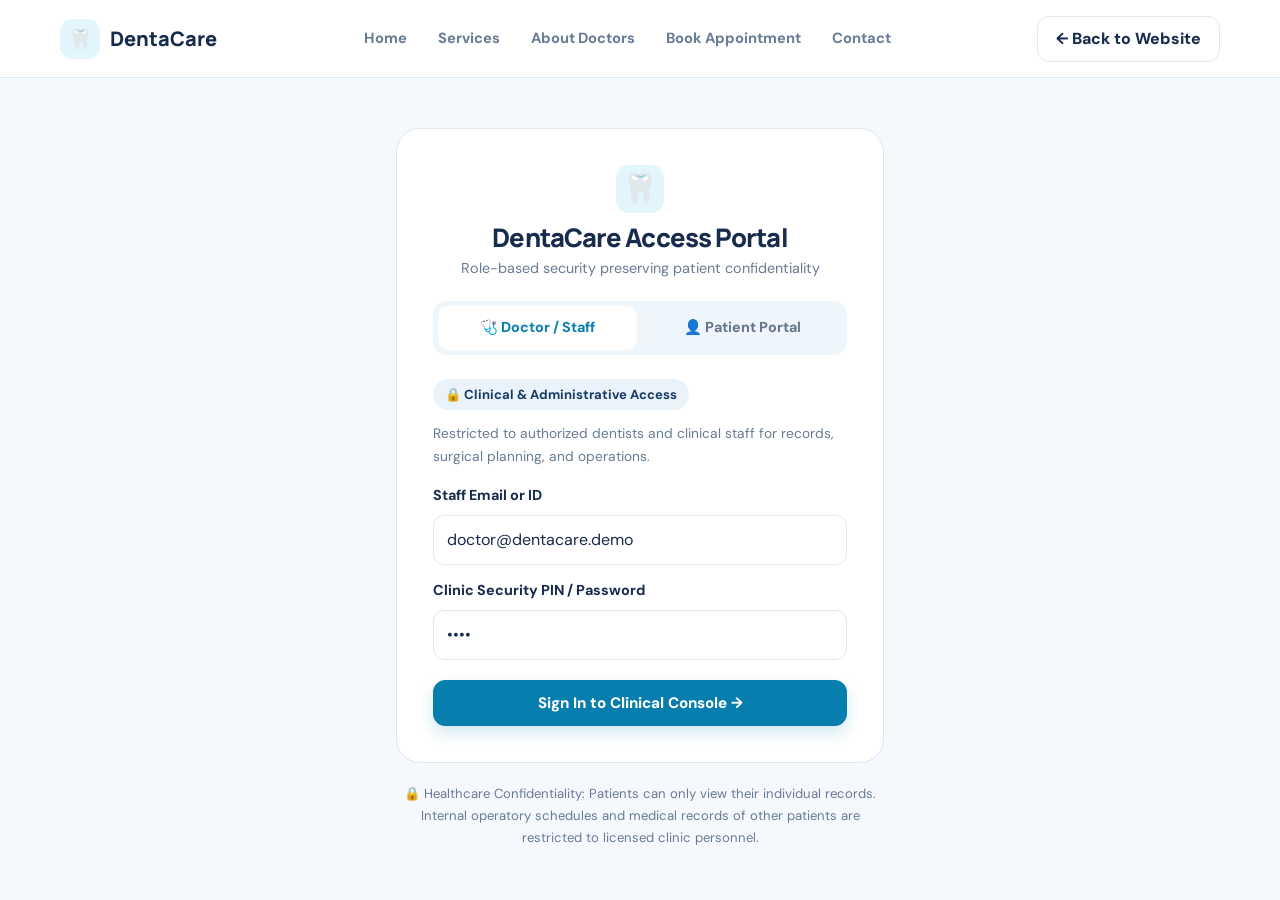
<file: login.html>
<!DOCTYPE html>
<html lang="en">
<head>
  <script>try{const t=localStorage.getItem('dentaCareTheme')||(window.matchMedia('(prefers-color-scheme:dark)').matches?'dark':'light');document.documentElement.setAttribute('data-theme',t)}catch(e){}</script>
  <meta charset="UTF-8">
  <meta name="viewport" content="width=device-width,initial-scale=1.0">
  <title>Portal Access & Login | DentaCare</title>
  <link rel="stylesheet" href="css/style.css">
  <style>
    .login-container {
      max-width: 520px;
      margin: 50px auto;
      padding: 0 16px;
    }
    .login-card {
      background: #fff;
      border: 1px solid var(--border);
      border-radius: 24px;
      padding: 36px;
      box-shadow: var(--shadow-xl);
    }
    .role-tabs {
      display: grid;
      grid-template-columns: 1fr 1fr;
      background: #EEF5FB;
      border-radius: 14px;
      padding: 5px;
      gap: 6px;
      margin-bottom: 24px;
    }
    .role-tab-btn {
      border: 0;
      background: transparent;
      padding: 10px 14px;
      border-radius: 10px;
      font-weight: 700;
      font-size: 0.9rem;
      color: #64748b;
      cursor: pointer;
      display: flex;
      align-items: center;
      justify-content: center;
      gap: 8px;
      transition: all 0.2s;
    }
    .role-tab-btn.active {
      background: #fff;
      color: var(--primary);
      box-shadow: var(--shadow-xs);
    }
    .portal-badge {
      display: inline-flex;
      align-items: center;
      gap: 6px;
      padding: 5px 12px;
      border-radius: 999px;
      font-size: 0.82rem;
      font-weight: 700;
      margin-bottom: 12px;
    }
  </style>
</head>
<body>
  <nav class="navbar">
    <a class="logo" href="index.html">
      <span class="logo-icon">🦷</span>
      <span>DentaCare</span>
    </a>
    <div class="navlinks" id="mainNavLinks">
      <a href="index.html">Home</a>
      <a href="services.html">Services</a>
      <a href="about.html">About Doctors</a>
      <a href="appointment.html">Book Appointment</a>
      <a href="contact.html">Contact</a>
    </div>
    <div class="nav-actions" id="navAuthAction">
      <a class="btn secondary" href="index.html">← Back to Website</a>
      <button class="nav-toggle" id="navToggle" aria-label="Toggle Navigation">☰</button>
    </div>
  </nav>

  <div class="login-container">
    <div class="login-card">
      <div style="text-align:center;margin-bottom:20px">
        <span class="logo-icon" style="margin:0 auto 10px;width:48px;height:48px;font-size:1.8rem">🦷</span>
        <h1 style="font-size:1.6rem;margin-bottom:4px">DentaCare Access Portal</h1>
        <p class="muted" style="font-size:0.9rem">Role-based security preserving patient confidentiality</p>
      </div>

      <!-- Role Selector Tabs -->
      <div class="role-tabs">
        <button class="role-tab-btn active" id="tabDoctor" onclick="switchLoginTab('doctor')">
          🩺 Doctor / Staff
        </button>
        <button class="role-tab-btn" id="tabPatient" onclick="switchLoginTab('patient')">
          👤 Patient Portal
        </button>
      </div>

      <!-- 1. Doctor / Clinical Staff Login Form -->
      <form id="doctorLoginForm" onsubmit="handleDoctorLogin(event)">
        <span class="portal-badge" style="background:#EBF3FA;color:#173B65">
          🔒 Clinical & Administrative Access
        </span>
        <p class="muted" style="font-size:0.86rem;margin-bottom:16px">
          Restricted to authorized dentists and clinical staff for records, surgical planning, and operations.
        </p>

        <div class="field" style="margin-bottom:14px">
          <label>Staff Email or ID</label>
          <input id="staffEmail" type="text" required value="doctor@dentacare.demo" placeholder="e.g. doctor@dentacare.demo">
        </div>

        <div class="field" style="margin-bottom:20px">
          <label>Clinic Security PIN / Password</label>
          <input id="staffPin" type="password" required value="1234" placeholder="Enter PIN (Default: 1234)">
        </div>

        <button class="btn" type="submit" style="width:100%;padding:13px;font-size:0.95rem">
          Sign In to Clinical Console →
        </button>
      </form>

      <!-- 2. Patient Portal Form -->
      <form id="patientLoginForm" style="display:none" onsubmit="handlePatientLogin(event)">
        <span class="portal-badge" style="background:#e0f2fe;color:#0369a1">
          🛡️ Private Patient Space
        </span>
        <p class="muted" style="font-size:0.86rem;margin-bottom:16px">
          Access your personal dental records, upcoming visits, and treatment recovery progress securely.
        </p>

        <div class="field" style="margin-bottom:14px">
          <label>Patient ID or Registered Phone</label>
          <input id="patientIdInput" type="text" required placeholder="e.g. DC1024, DC1028 or +91 98765 11001">
        </div>

        <button class="btn" type="submit" style="width:100%;padding:13px;font-size:0.95rem">
          Access My Health Timeline →
        </button>

        <div style="margin-top:16px;text-align:center">
          <a href="appointment.html" style="font-size:0.85rem;color:var(--primary);font-weight:600">
            Not registered yet? Book a visit to get a unique Patient ID →
          </a>
        </div>
      </form>
    </div>

    <!-- Privacy Compliance Note -->
    <p class="muted" style="text-align:center;font-size:0.82rem;margin-top:20px">
      🔒 Healthcare Confidentiality: Patients can only view their individual records. Internal operatory schedules and medical records of other patients are restricted to licensed clinic personnel.
    </p>
  </div>

  <script src="js/script.js"></script>
  <script>
    function switchLoginTab(type) {
      const docTab = document.getElementById("tabDoctor");
      const patTab = document.getElementById("tabPatient");
      const docForm = document.getElementById("doctorLoginForm");
      const patForm = document.getElementById("patientLoginForm");

      if (type === "doctor") {
        docTab.classList.add("active");
        patTab.classList.remove("active");
        docForm.style.display = "block";
        patForm.style.display = "none";
      } else {
        patTab.classList.add("active");
        docTab.classList.remove("active");
        patForm.style.display = "block";
        docForm.style.display = "none";
      }
    }

    function handleDoctorLogin(e) {
      e.preventDefault();
      const pin = document.getElementById("staffPin").value;
      if (pin !== "1234") {
        showToast("Invalid Staff PIN. Demo PIN is: 1234", "error");
        return;
      }
      quickDoctorLogin("Dr. Ananya Mehta (General & Cosmetic)");
    }

    function quickDoctorLogin(doctorName) {
      const user = {
        role: "doctor",
        name: doctorName || "Dr. Rohan Kapoor",
        email: "doctor@dentacare.demo",
        loggedInAt: new Date().toISOString()
      };
      setCurrentUser(user);
      showToast(`Welcome back, ${user.name}! Clinical access granted.`, "success");
      
      const urlParams = new URLSearchParams(window.location.search);
      const redirect = urlParams.get("redirect") || "dashboard.html";
      setTimeout(() => window.location.href = redirect, 500);
    }

    function handlePatientLogin(e) {
      e.preventDefault();
      const idOrPhone = document.getElementById("patientIdInput").value.trim();
      quickPatientLogin(idOrPhone);
    }

    function quickPatientLogin(idOrPhone) {
      if (!idOrPhone) {
        showToast("Please enter your Patient ID or registered mobile phone.", "error");
        return;
      }
      const patients = getData("patients");
      const cleanInput = idOrPhone.trim().toLowerCase().replace(/\s+/g, "");
      const patient = patients.find(p => 
        (p.id && p.id.toLowerCase() === cleanInput) || 
        (p.phone && p.phone.toLowerCase().replace(/\s+/g, "") === cleanInput)
      );

      if (!patient) {
        showToast(`Patient record for "${idOrPhone}" not found. Please verify your ID or book a visit first.`, "error");
        return;
      }

      const user = {
        role: "patient",
        id: patient.id,
        name: patient.name,
        phone: patient.phone,
        loggedInAt: new Date().toISOString()
      };
      setCurrentUser(user);
      showToast(`Welcome, ${user.name}! Accessing your health record.`, "success");
      setTimeout(() => window.location.href = `history.html?id=${encodeURIComponent(user.id)}`, 500);
    }

    document.addEventListener("DOMContentLoaded", () => {
      const urlParams = new URLSearchParams(window.location.search);
      const redirect = urlParams.get("redirect");
      const tab = urlParams.get("tab");
      const id = urlParams.get("id");

      if (tab === "patient" || id) {
        switchLoginTab("patient");
        if (id) {
          const patInput = document.getElementById("patientIdInput");
          if (patInput) patInput.value = id;
          const cardHeader = document.querySelector(".login-card");
          if (cardHeader) {
            const welcomeDiv = document.createElement("div");
            welcomeDiv.style.cssText = "background:#F0F6FC;border:1px solid #BCE0FD;padding:12px 16px;border-radius:12px;margin-bottom:20px;color:#173B65;font-size:0.86rem;font-weight:600;display:flex;align-items:center;gap:10px";
            welcomeDiv.innerHTML = `<span>🎉</span> <span><b>Appointment Confirmed!</b> Your Patient ID is <b>${esc(id)}</b>. Click below to view your personalized care record.</span>`;
            cardHeader.insertBefore(welcomeDiv, cardHeader.querySelector(".role-tabs"));
          }
        }
      } else if (redirect) {
        switchLoginTab("doctor");
        const cardHeader = document.querySelector(".login-card");
        if (cardHeader) {
          const alertDiv = document.createElement("div");
          alertDiv.style.cssText = "background:#fef2f2;border:1px solid #fecaca;padding:12px 16px;border-radius:12px;margin-bottom:20px;color:#991b1b;font-size:0.86rem;font-weight:600;display:flex;align-items:center;gap:10px";
          alertDiv.innerHTML = "<span>🔒</span> <span><b>Clinical Access Restricted:</b> The requested page contains confidential patient files and surgery schedules. Please authenticate with Doctor / Staff credentials.</span>";
          cardHeader.insertBefore(alertDiv, cardHeader.querySelector(".role-tabs"));
        }
      }
    });
  </script>
</body>
</html>
</file>
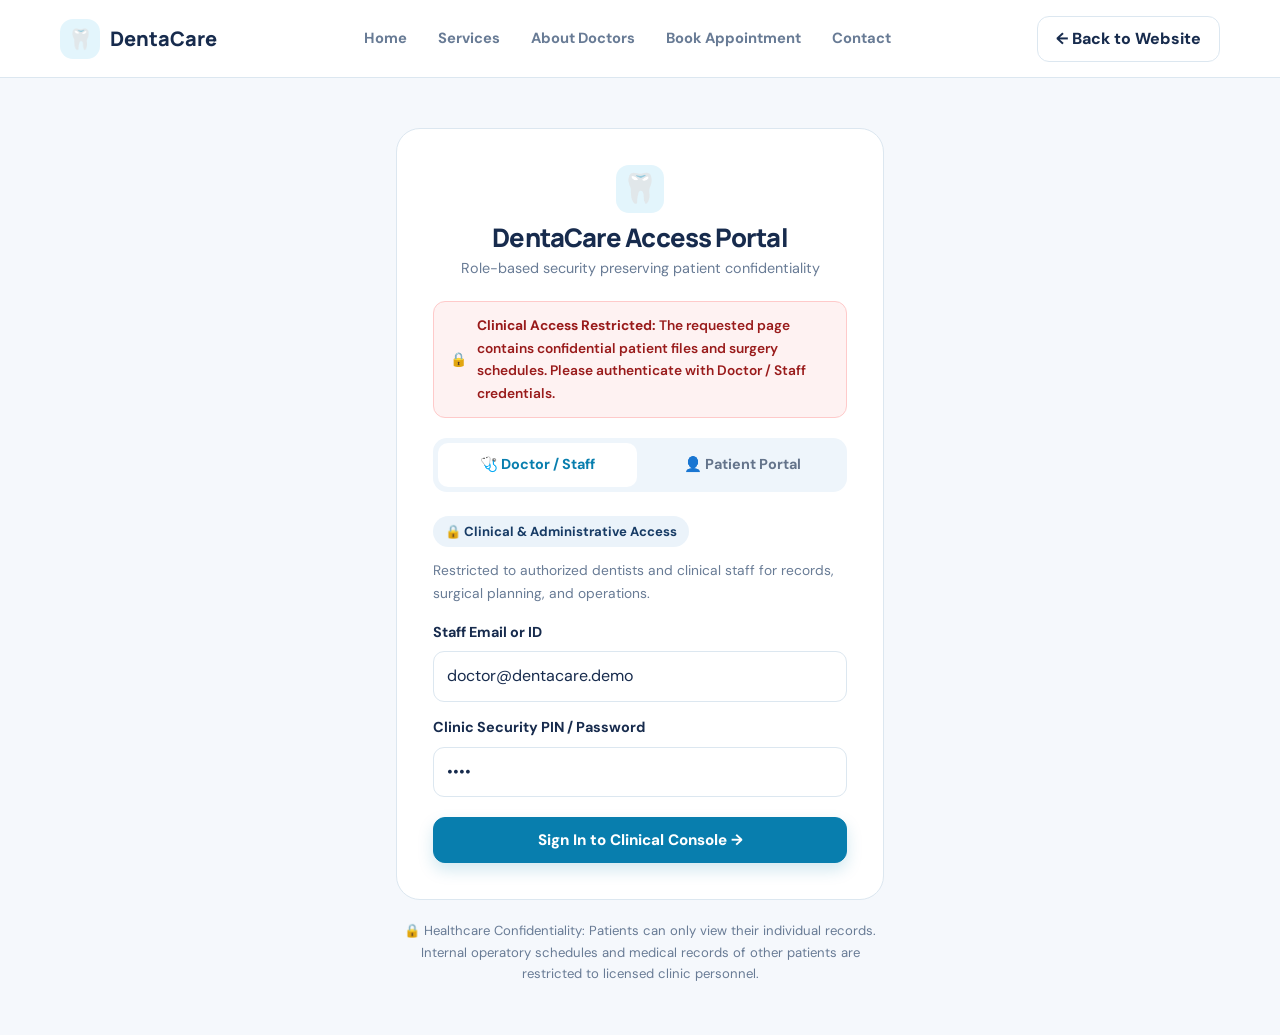
<file: patients.html>
<!DOCTYPE html>
<html lang="en">
<head>
  <script>try{const t=localStorage.getItem('dentaCareTheme')||(window.matchMedia('(prefers-color-scheme:dark)').matches?'dark':'light');document.documentElement.setAttribute('data-theme',t)}catch(e){}</script>
  <meta charset="UTF-8">
  <meta name="viewport" content="width=device-width,initial-scale=1.0">
  <title>Patient Management | DentaCare</title>
  <link rel="stylesheet" href="css/style.css">
  <script>
    (function () {
      try {
        var u = JSON.parse(localStorage.getItem("dentaCareUser") || '{"role":"guest"}');
        if (!u || u.role !== "doctor") {
          window.location.replace("login.html?redirect=patients.html");
        }
      } catch (e) {
        window.location.replace("login.html?redirect=patients.html");
      }
    })();
  </script>
</head>
<body>
  <nav class="navbar">
    <a class="logo" href="index.html"><span class="logo-icon">🦷</span><span>DentaCare</span></a>
    <div class="navlinks">
      <a href="index.html">Home</a>
      <a href="dashboard.html">Dashboard</a>
      <a class="active" href="patients.html">Patients</a>
      <a href="appointment.html">Appointments</a>
      <a href="treatments.html">Treatments</a>
      <a href="history.html">History</a>
      <a href="followups.html">Follow-Ups</a>
      <a href="services.html">Services</a>
      <a href="about.html">About</a>
      <a href="contact.html">Contact</a>
    </div>
    <div class="nav-actions">
      <a class="btn" href="appointment.html">Book Visit</a>
      <button class="nav-toggle" id="navToggle" aria-label="Toggle Navigation">☰</button>
    </div>
  </nav>

  <section class="page-head">
    <div class="container">
      <div class="eyebrow">Patient Management</div>
      <h1>Patient Records & Registration</h1>
      <p>Register new clinic attendees and manage lifetime medical profiles.</p>
    </div>
  </section>

  <section class="section">
    <div class="container">
      <!-- Register Form -->
      <form id="patientForm" class="form card">
        <h2 style="margin-bottom:6px">Register New Patient</h2>
        <p class="muted" style="margin-bottom:20px">Create a central profile used for booking appointments and treatment tracking.</p>

        <div class="form-grid">
          <div class="field">
            <label>Full Name *</label>
            <input name="name" required placeholder="e.g. Aarav Patel">
          </div>
          <div class="field">
            <label>Age *</label>
            <input name="age" type="number" min="1" max="120" required placeholder="Age in years">
          </div>
          <div class="field">
            <label>Gender</label>
            <select name="gender">
              <option>Male</option>
              <option>Female</option>
              <option>Other</option>
            </select>
          </div>
          <div class="field">
            <label>Phone Number *</label>
            <input name="phone" required placeholder="+91 98765 43210">
          </div>
          <div class="field full">
            <label>Email Address</label>
            <input name="email" type="email" placeholder="patient@example.com">
          </div>
          <div class="field full">
            <label>Dental & Medical History (Allergies, chronic conditions)</label>
            <textarea name="history" placeholder="e.g. Mild pulp sensitivity, allergic to penicillin, previous crown work..."></textarea>
          </div>
          <div class="field full">
            <button class="btn" type="submit">+ Register Patient Record</button>
          </div>
        </div>
      </form>
    </div>
  </section>

  <!-- Patient Directory Section -->
  <section class="section" style="padding-top:0">
    <div class="container">
      <div class="table-toolbar">
        <div>
          <h2>Registered Patients Directory</h2>
          <p class="muted">Search records or click "Timeline" to inspect individual treatment history.</p>
        </div>
        <input id="patientSearch" class="search" placeholder="🔍 Search patients by name, phone, or ID...">
      </div>

      <div class="table-wrap">
        <table class="table">
          <thead>
            <tr>
              <th>Patient ID</th>
              <th>Full Name</th>
              <th>Age / Gender</th>
              <th>Phone</th>
              <th>Email</th>
              <th>Status</th>
              <th>Actions</th>
            </tr>
          </thead>
          <tbody id="patientRows">
            <!-- Rendered dynamically by script.js -->
          </tbody>
        </table>
      </div>
    </div>
  </section>

  <footer class="footer">
    <div class="container footer-grid">
      <div>
        <h3>🦷 DentaCare</h3>
        <p>Smart dental clinic management system with connected patient-treatment workflows.</p>
      </div>
      <div>
        <h3>Quick Links</h3>
        <p>
          <a href="dashboard.html">Clinic Dashboard</a><br>
          <a href="patients.html">Patient Management</a><br>
          <a href="appointment.html">Book Appointment</a><br>
          <a href="services.html">Services Offered</a>
        </p>
      </div>
      <div>
        <h3>Contact</h3>
        <p>+91 98765 43210<br>hello@dentacare.demo<br>Mon–Sat, 9:00 AM–7:00 PM</p>
      </div>
    </div>
    <div class="container" style="margin-top:28px;border-top:1px solid rgba(255, 255, 255, 0.14);padding-top:18px">
      © <span data-year></span> DentaCare. Academic project prototype.
    </div>
  </footer>

  <script src="js/script.js"></script>
</body>
</html>
</file>
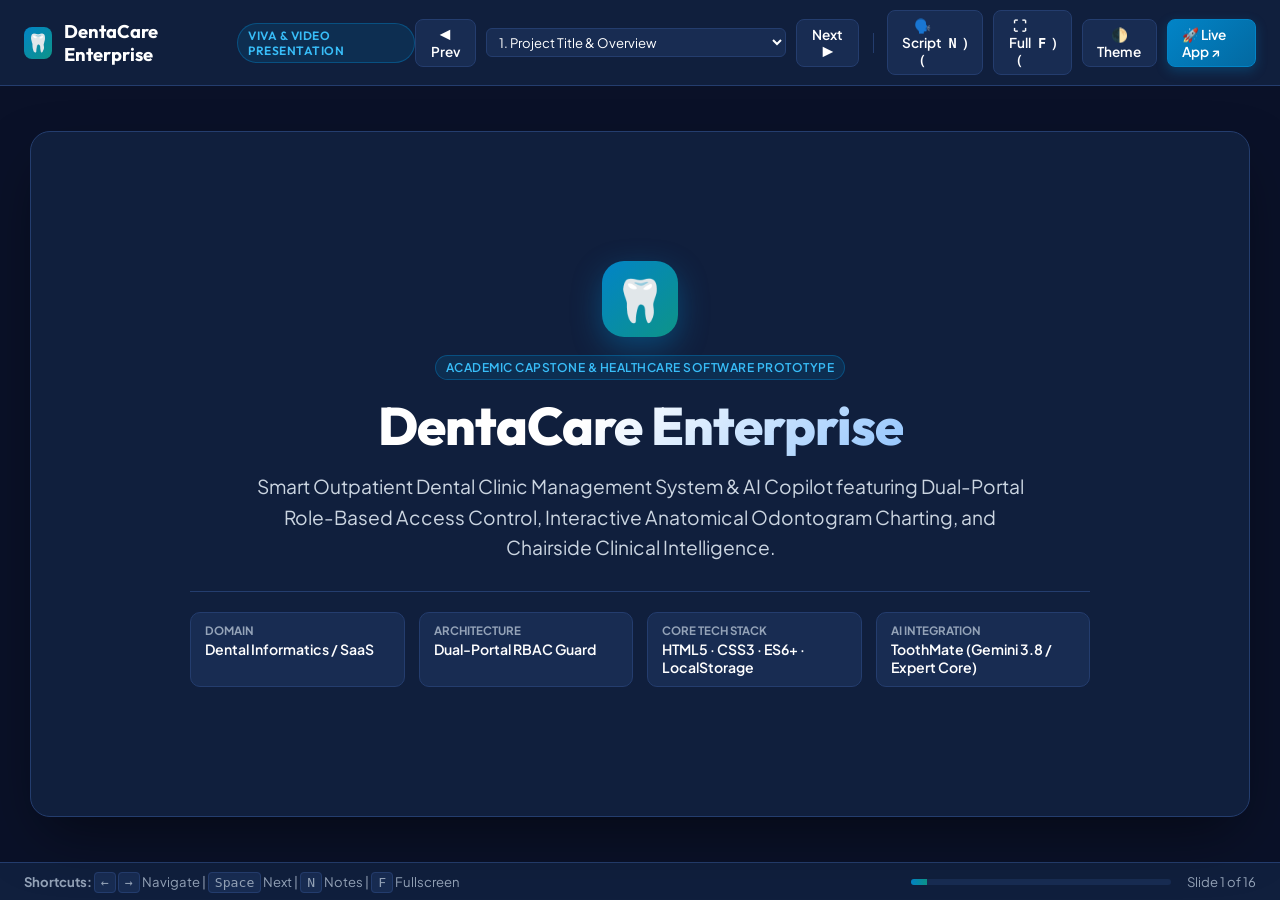
<file: presentation.html>
<!DOCTYPE html>
<html lang="en">
<head>
  <meta charset="UTF-8">
  <meta name="viewport" content="width=device-width, initial-scale=1.0">
  <title>DentaCare Enterprise — Academic & Technical Video Presentation Deck</title>
  <link rel="preconnect" href="https://fonts.googleapis.com">
  <link rel="preconnect" href="https://fonts.gstatic.com" crossorigin>
  <link href="https://fonts.googleapis.com/css2?family=Plus+Jakarta+Sans:wght@400;500;600;700;800&family=Outfit:wght@500;600;700;800&family=Fira+Code:wght@400;500;600&display=swap" rel="stylesheet">
  <style>
    :root {
      --primary: #173B65;
      --primary-light: #2A5A8C;
      --accent: #0284C7;
      --accent-glow: rgba(2, 132, 199, 0.25);
      --teal: #0D9488;
      --teal-light: #E6FFFA;
      --success: #10B981;
      --warning: #F59E0B;
      --danger: #EF4444;
      --bg: #0A1128;
      --surface: #101F3D;
      --surface-card: #182C52;
      --surface-border: #243D6E;
      --text-main: #FFFFFF;
      --text-muted: #94A3B8;
      --text-sub: #CBD5E1;
      --code-bg: #070D1F;
      --slide-ratio: 16 / 9;
      --font-heading: 'Outfit', sans-serif;
      --font-body: 'Plus Jakarta Sans', sans-serif;
      --font-mono: 'Fira Code', monospace;
    }

    [data-theme="light"] {
      --bg: #F1F5F9;
      --surface: #FFFFFF;
      --surface-card: #F8FAFC;
      --surface-border: #E2E8F0;
      --text-main: #0F172A;
      --text-muted: #64748B;
      --text-sub: #334155;
      --code-bg: #E2E8F0;
      --primary: #173B65;
      --accent: #0284C7;
    }

    * {
      box-sizing: border-box;
      margin: 0;
      padding: 0;
    }

    body {
      font-family: var(--font-body);
      background-color: var(--bg);
      color: var(--text-main);
      min-height: 100vh;
      display: flex;
      flex-direction: column;
      overflow-x: hidden;
      user-select: none;
      transition: background-color 0.3s ease, color 0.3s ease;
    }

    /* Top Control Bar */
    .top-bar {
      display: flex;
      justify-content: space-between;
      align-items: center;
      padding: 10px 24px;
      background: var(--surface);
      border-bottom: 1px solid var(--surface-border);
      position: sticky;
      top: 0;
      z-index: 100;
      font-size: 0.9rem;
    }

    .brand-wrap {
      display: flex;
      align-items: center;
      gap: 12px;
      font-family: var(--font-heading);
      font-weight: 700;
      font-size: 1.15rem;
      color: var(--text-main);
    }

    .brand-icon {
      display: inline-flex;
      align-items: center;
      justify-content: center;
      width: 32px;
      height: 32px;
      background: linear-gradient(135deg, #0284C7, #0D9488);
      border-radius: 8px;
      font-size: 1.1rem;
    }

    .pill-badge {
      display: inline-flex;
      align-items: center;
      gap: 6px;
      background: rgba(2, 132, 199, 0.15);
      border: 1px solid rgba(2, 132, 199, 0.4);
      color: #38BDF8;
      padding: 4px 10px;
      border-radius: 999px;
      font-size: 0.75rem;
      font-weight: 600;
      letter-spacing: 0.5px;
      text-transform: uppercase;
    }

    .controls-wrap {
      display: flex;
      align-items: center;
      gap: 10px;
    }

    .btn-ctrl {
      background: var(--surface-card);
      border: 1px solid var(--surface-border);
      color: var(--text-main);
      padding: 6px 14px;
      border-radius: 8px;
      font-size: 0.85rem;
      font-weight: 600;
      cursor: pointer;
      display: inline-flex;
      align-items: center;
      gap: 6px;
      transition: all 0.2s ease;
      font-family: var(--font-body);
      text-decoration: none;
    }

    .btn-ctrl:hover {
      background: var(--surface-border);
      border-color: var(--accent);
      color: #38BDF8;
    }

    .btn-ctrl.primary {
      background: linear-gradient(135deg, #0284C7, #0369A1);
      border-color: #0284C7;
      color: #FFF;
      box-shadow: 0 4px 12px rgba(2, 132, 199, 0.3);
    }

    .btn-ctrl.active {
      background: #0284C7;
      border-color: #38BDF8;
      color: #FFF;
    }

    /* Presentation Stage */
    .deck-container {
      flex: 1;
      display: flex;
      align-items: center;
      justify-content: center;
      padding: 20px;
      position: relative;
    }

    .slide-stage {
      width: 100%;
      max-width: 1220px;
      aspect-ratio: var(--slide-ratio);
      background: var(--surface);
      border: 1px solid var(--surface-border);
      border-radius: 20px;
      box-shadow: 0 25px 60px -15px rgba(0, 0, 0, 0.5);
      position: relative;
      overflow: hidden;
      display: flex;
      flex-direction: column;
      transition: all 0.3s ease;
    }

    /* Individual Slide */
    .slide {
      position: absolute;
      inset: 0;
      padding: 44px 52px;
      display: flex;
      flex-direction: column;
      opacity: 0;
      pointer-events: none;
      transform: translateX(40px) scale(0.98);
      transition: opacity 0.4s cubic-bezier(0.16, 1, 0.3, 1), transform 0.4s cubic-bezier(0.16, 1, 0.3, 1);
      overflow-y: auto;
    }

    .slide.active {
      opacity: 1;
      pointer-events: auto;
      transform: translateX(0) scale(1);
      z-index: 2;
    }

    .slide.prev {
      opacity: 0;
      transform: translateX(-40px) scale(0.98);
    }

    /* Typography */
    .slide-category {
      font-size: 0.82rem;
      font-weight: 700;
      text-transform: uppercase;
      letter-spacing: 1.5px;
      color: #38BDF8;
      margin-bottom: 6px;
      display: flex;
      align-items: center;
      gap: 8px;
    }

    .slide-title {
      font-family: var(--font-heading);
      font-size: 2.15rem;
      font-weight: 800;
      line-height: 1.2;
      color: var(--text-main);
      margin-bottom: 8px;
      letter-spacing: -0.5px;
    }

    .slide-subtitle {
      font-size: 0.98rem;
      color: var(--text-muted);
      margin-bottom: 22px;
      max-width: 950px;
      line-height: 1.5;
    }

    /* Layout Grids */
    .grid-2 {
      display: grid;
      grid-template-columns: 1fr 1fr;
      gap: 20px;
      flex: 1;
    }

    .grid-3 {
      display: grid;
      grid-template-columns: repeat(3, 1fr);
      gap: 18px;
      flex: 1;
    }

    .grid-4 {
      display: grid;
      grid-template-columns: repeat(4, 1fr);
      gap: 16px;
      flex: 1;
    }

    /* Content Cards */
    .card-box {
      background: var(--surface-card);
      border: 1px solid var(--surface-border);
      border-radius: 14px;
      padding: 18px 20px;
      display: flex;
      flex-direction: column;
      position: relative;
      transition: transform 0.2s ease, border-color 0.2s ease;
    }

    .card-box:hover {
      border-color: var(--accent);
      transform: translateY(-2px);
    }

    .card-icon {
      font-size: 1.6rem;
      margin-bottom: 10px;
      display: inline-block;
    }

    .card-title {
      font-family: var(--font-heading);
      font-size: 1.1rem;
      font-weight: 700;
      color: var(--text-main);
      margin-bottom: 6px;
    }

    .card-desc {
      font-size: 0.85rem;
      color: var(--text-sub);
      line-height: 1.5;
      flex: 1;
    }

    .card-badge {
      display: inline-block;
      align-self: flex-start;
      margin-top: 10px;
      padding: 3px 8px;
      border-radius: 6px;
      font-size: 0.72rem;
      font-weight: 600;
      background: rgba(2, 132, 199, 0.2);
      color: #38BDF8;
      border: 1px solid rgba(2, 132, 199, 0.3);
    }

    .card-badge.green {
      background: rgba(16, 185, 129, 0.18);
      color: #34D399;
      border-color: rgba(16, 185, 129, 0.3);
    }

    .card-badge.amber {
      background: rgba(245, 158, 11, 0.18);
      color: #FBBF24;
      border-color: rgba(245, 158, 11, 0.3);
    }

    .card-badge.red {
      background: rgba(239, 68, 68, 0.2);
      color: #F87171;
      border-color: rgba(239, 68, 68, 0.4);
    }

    /* Code Block inside Cards */
    .code-snippet {
      font-family: var(--font-mono);
      font-size: 0.78rem;
      background: var(--code-bg);
      border: 1px solid var(--surface-border);
      border-radius: 8px;
      padding: 10px 14px;
      color: #7DD3FC;
      margin-top: 10px;
      line-height: 1.4;
      overflow-x: auto;
    }

    /* Title Hero Slide */
    .slide-title-hero {
      display: flex;
      flex-direction: column;
      align-items: center;
      justify-content: center;
      text-align: center;
      height: 100%;
    }

    .hero-logo {
      width: 76px;
      height: 76px;
      background: linear-gradient(135deg, #0284C7, #0D9488);
      border-radius: 22px;
      display: flex;
      align-items: center;
      justify-content: center;
      font-size: 2.6rem;
      box-shadow: 0 10px 30px rgba(2, 132, 199, 0.4);
      margin-bottom: 18px;
    }

    .hero-title {
      font-family: var(--font-heading);
      font-size: 3.3rem;
      font-weight: 800;
      letter-spacing: -1px;
      margin-bottom: 12px;
      background: linear-gradient(135deg, #FFFFFF 40%, #93C5FD);
      -webkit-background-clip: text;
      -webkit-text-fill-color: transparent;
    }
    [data-theme="light"] .hero-title {
      background: linear-gradient(135deg, #173B65 40%, #0284C7);
      -webkit-background-clip: text;
      -webkit-text-fill-color: transparent;
    }

    .hero-tagline {
      font-size: 1.2rem;
      color: var(--text-sub);
      max-width: 800px;
      line-height: 1.6;
      margin-bottom: 28px;
    }

    .hero-meta-grid {
      display: grid;
      grid-template-columns: repeat(4, 1fr);
      gap: 14px;
      width: 100%;
      max-width: 900px;
      border-top: 1px solid var(--surface-border);
      padding-top: 20px;
    }

    .hero-meta-card {
      background: var(--surface-card);
      border: 1px solid var(--surface-border);
      border-radius: 10px;
      padding: 10px 14px;
      text-align: left;
    }
    .hero-meta-label {
      font-size: 0.72rem;
      color: var(--text-muted);
      text-transform: uppercase;
      font-weight: 700;
    }
    .hero-meta-val {
      font-size: 0.88rem;
      font-weight: 600;
      color: var(--text-main);
      margin-top: 2px;
    }

    /* Comparison / Data Tables */
    .slide-table {
      width: 100%;
      border-collapse: collapse;
      font-size: 0.82rem;
      margin-top: 10px;
    }
    .slide-table th {
      background: rgba(2, 132, 199, 0.2);
      color: #38BDF8;
      padding: 8px 12px;
      text-align: left;
      font-weight: 700;
      border-bottom: 1px solid var(--surface-border);
    }
    .slide-table td {
      padding: 8px 12px;
      border-bottom: 1px solid var(--surface-border);
      color: var(--text-sub);
    }

    /* Architecture / Flow Box */
    .arch-flow {
      display: flex;
      align-items: center;
      justify-content: space-between;
      gap: 10px;
      background: var(--surface-card);
      border: 1px dashed var(--surface-border);
      border-radius: 12px;
      padding: 14px 18px;
      margin-top: 12px;
    }
    .arch-step {
      text-align: center;
      flex: 1;
    }
    .arch-step-icon {
      font-size: 1.5rem;
      margin-bottom: 4px;
    }
    .arch-step-text {
      font-size: 0.8rem;
      font-weight: 700;
      color: var(--text-main);
    }
    .arch-step-sub {
      font-size: 0.7rem;
      color: var(--text-muted);
    }
    .arch-arrow {
      color: #38BDF8;
      font-size: 1.1rem;
      font-weight: bold;
    }

    /* Metrics Callouts */
    .metric-chip {
      background: var(--surface-card);
      border: 1px solid var(--surface-border);
      border-radius: 12px;
      padding: 14px;
      text-align: center;
    }
    .metric-value {
      font-family: var(--font-heading);
      font-size: 1.85rem;
      font-weight: 800;
      color: #38BDF8;
      margin-bottom: 2px;
    }
    .metric-label {
      font-size: 0.76rem;
      font-weight: 700;
      color: var(--text-muted);
      text-transform: uppercase;
    }

    /* Teleprompter / Speaker Notes Drawer */
    .speaker-drawer {
      background: #080E1E;
      border-top: 2px solid var(--accent);
      color: #E2E8F0;
      padding: 16px 28px;
      font-size: 0.92rem;
      line-height: 1.6;
      max-height: 220px;
      overflow-y: auto;
      display: none;
      animation: slideUp 0.3s cubic-bezier(0.16, 1, 0.3, 1);
    }

    .speaker-drawer.open {
      display: block;
    }

    .speaker-header {
      display: flex;
      justify-content: space-between;
      align-items: center;
      margin-bottom: 6px;
    }

    .speaker-label {
      font-size: 0.75rem;
      font-weight: 700;
      text-transform: uppercase;
      letter-spacing: 1px;
      color: #38BDF8;
      display: flex;
      align-items: center;
      gap: 6px;
    }

    .speaker-time {
      font-size: 0.8rem;
      color: #FBBF24;
      font-weight: 600;
      background: rgba(245, 158, 11, 0.15);
      padding: 2px 8px;
      border-radius: 4px;
    }

    .speaker-text {
      color: #CBD5E1;
      font-size: 0.9rem;
    }

    .speaker-cue {
      display: inline-block;
      margin-top: 8px;
      background: rgba(2, 132, 199, 0.2);
      border-left: 3px solid #0284C7;
      padding: 4px 10px;
      border-radius: 0 4px 4px 0;
      font-size: 0.8rem;
      color: #93C5FD;
    }

    @keyframes slideUp {
      from { transform: translateY(100%); opacity: 0; }
      to { transform: translateY(0); opacity: 1; }
    }

    /* Deck Footer */
    .deck-footer {
      display: flex;
      justify-content: space-between;
      align-items: center;
      padding: 10px 24px;
      background: var(--surface);
      border-top: 1px solid var(--surface-border);
      font-size: 0.82rem;
      color: var(--text-muted);
    }

    .progress-bar-wrap {
      width: 260px;
      height: 6px;
      background: var(--surface-card);
      border-radius: 999px;
      overflow: hidden;
    }

    .progress-bar-fill {
      height: 100%;
      width: 6.25%;
      background: linear-gradient(90deg, #0284C7, #0D9488);
      transition: width 0.3s ease;
    }

    /* Slide Thumbnails Dropdown / Drawer */
    .slide-select {
      background: var(--surface-card);
      border: 1px solid var(--surface-border);
      color: var(--text-main);
      padding: 4px 8px;
      border-radius: 6px;
      font-size: 0.82rem;
      font-family: var(--font-body);
      cursor: pointer;
    }

    /* Fullscreen Mode */
    body.is-fullscreen .top-bar,
    body.is-fullscreen .deck-footer {
      display: none;
    }
    body.is-fullscreen .deck-container {
      padding: 0;
      height: 100vh;
    }
    body.is-fullscreen .slide-stage {
      max-width: 100vw;
      width: 100vw;
      height: 100vh;
      border-radius: 0;
      border: none;
    }

    /* Print / PDF Export Styles */
    @media print {
      body {
        background: #FFF !important;
        color: #000 !important;
      }
      .top-bar, .deck-footer, .speaker-drawer, .btn-ctrl {
        display: none !important;
      }
      .deck-container {
        padding: 0 !important;
        display: block !important;
      }
      .slide-stage {
        max-width: 100% !important;
        box-shadow: none !important;
        border: none !important;
        aspect-ratio: auto !important;
      }
      .slide {
        position: relative !important;
        opacity: 1 !important;
        transform: none !important;
        pointer-events: auto !important;
        page-break-after: always !important;
        height: 100vh !important;
        padding: 36px !important;
        background: #FFF !important;
        color: #111 !important;
      }
      .card-box {
        background: #F8FAFC !important;
        border-color: #CBD5E1 !important;
        color: #111 !important;
      }
      .card-desc, .slide-subtitle {
        color: #334155 !important;
      }
      .hero-title {
        color: #173B65 !important;
        -webkit-text-fill-color: initial !important;
      }
    }

    @media (max-width: 900px) {
      .grid-3, .grid-4 {
        grid-template-columns: 1fr 1fr;
      }
      .slide-title {
        font-size: 1.6rem;
      }
      .slide {
        padding: 20px;
      }
    }
  </style>
</head>
<body>

  <!-- Top Navigation & Controls Bar -->
  <header class="top-bar">
    <div class="brand-wrap">
      <span class="brand-icon">🦷</span>
      <span>DentaCare Enterprise</span>
      <span class="pill-badge">Viva & Video Presentation</span>
    </div>

    <div class="controls-wrap">
      <button class="btn-ctrl" onclick="prevSlide()" title="Previous Slide (← / Page Up)">
        ◀ Prev
      </button>

      <select class="slide-select" id="slideDropdown" onchange="jumpToSlide(this.value)">
        <option value="1">1. Project Title & Overview</option>
        <option value="2">2. Executive Summary & Goals</option>
        <option value="3">3. Clinical Challenges & Bottlenecks</option>
        <option value="4">4. Proposed Solution & Architecture</option>
        <option value="5">5. System Data Flow & State Engine</option>
        <option value="6">6. Healthcare Privacy & RBAC Guards</option>
        <option value="7">7. Enterprise Clinic Operations Dashboard</option>
        <option value="8">8. Interactive Digital Odontogram</option>
        <option value="9">9. ToothMate AI Clinical Copilot</option>
        <option value="10">10. Patient Safety & Post-Op Recalls</option>
        <option value="11">11. Practice Financials & Tax Invoicing</option>
        <option value="12">12. Front-End Technical Architecture</option>
        <option value="13">13. LocalStorage Schema & Persistence</option>
        <option value="14">14. Live Demonstration Walkthrough</option>
        <option value="15">15. Evaluation Scenarios & Clinical Impact</option>
        <option value="16">16. Future Scope & Conclusion</option>
      </select>

      <button class="btn-ctrl" onclick="nextSlide()" title="Next Slide (→ / Space / Page Down)">
        Next ▶
      </button>

      <div style="width: 1px; height: 20px; background: var(--surface-border); margin: 0 4px;"></div>

      <button class="btn-ctrl" id="notesToggleBtn" onclick="toggleNotes()" title="Toggle Teleprompter Script (Press 'N')">
        🗣️ Script (<kbd>N</kbd>)
      </button>

      <button class="btn-ctrl" onclick="toggleFullscreen()" title="Toggle Fullscreen (Press 'F')">
        ⛶ Full (<kbd>F</kbd>)
      </button>

      <button class="btn-ctrl" onclick="toggleTheme()" title="Toggle Theme">
        🌓 Theme
      </button>

      <a class="btn-ctrl primary" href="index.html" target="_blank" title="Launch the Live App in a New Window">
        🚀 Live App ↗
      </a>
    </div>
  </header>

  <!-- Presentation Stage Container -->
  <main class="deck-container">
    <div class="slide-stage" id="slideStage">

      <!-- SLIDE 1: Title & Hero -->
      <section class="slide active" id="slide-1" data-slide="1" data-time="0:00 - 0:40">
        <div class="slide-title-hero">
          <div class="hero-logo">🦷</div>
          <div class="pill-badge" style="margin-bottom: 12px;">Academic Capstone & Healthcare Software Prototype</div>
          <h1 class="hero-title">DentaCare Enterprise</h1>
          <p class="hero-tagline">
            Smart Outpatient Dental Clinic Management System & AI Copilot featuring Dual-Portal Role-Based Access Control, Interactive Anatomical Odontogram Charting, and Chairside Clinical Intelligence.
          </p>

          <div class="hero-meta-grid">
            <div class="hero-meta-card">
              <div class="hero-meta-label">Domain</div>
              <div class="hero-meta-val">Dental Informatics / SaaS</div>
            </div>
            <div class="hero-meta-card">
              <div class="hero-meta-label">Architecture</div>
              <div class="hero-meta-val">Dual-Portal RBAC Guard</div>
            </div>
            <div class="hero-meta-card">
              <div class="hero-meta-label">Core Tech Stack</div>
              <div class="hero-meta-val">HTML5 · CSS3 · ES6+ · LocalStorage</div>
            </div>
            <div class="hero-meta-card">
              <div class="hero-meta-label">AI Integration</div>
              <div class="hero-meta-val">ToothMate (Gemini 3.8 / Expert Core)</div>
            </div>
          </div>
        </div>
      </section>

      <!-- SLIDE 2: Executive Summary & Project Objectives -->
      <section class="slide" id="slide-2" data-slide="2" data-time="0:40 - 1:15">
        <div class="slide-category">01 · Project Rationale</div>
        <h2 class="slide-title">Executive Summary & Primary Objectives</h2>
        <p class="slide-subtitle">Bridging the critical gap between outpatient patient experience and chairside clinical documentation through zero-latency web engineering.</p>

        <div class="grid-3">
          <div class="card-box">
            <span class="card-icon">🎯</span>
            <h3 class="card-title">Objective 1: Healthcare Privacy</h3>
            <p class="card-desc">
              Implement strict client-side Role-Based Access Control (RBAC) separating public booking from doctor consoles, preventing unauthorized cross-patient data exposure.
            </p>
            <span class="card-badge">Zero Leakage Target</span>
          </div>

          <div class="card-box">
            <span class="card-icon">⚡</span>
            <h3 class="card-title">Objective 2: Visual Charting</h3>
            <p class="card-desc">
              Eliminate archaic paper dental slips by creating an interactive, 32-tooth anatomical Odontogram supporting Universal and FDI numbering systems.
            </p>
            <span class="card-badge green">Digital Odontogram</span>
          </div>

          <div class="card-box">
            <span class="card-icon">🤖</span>
            <h3 class="card-title">Objective 3: Chairside AI</h3>
            <p class="card-desc">
              Engineer ToothMate — an AI copilot generating instant SOAP clinical notes, drug dosage calculations, and compassionate 24/7 patient post-op guidance.
            </p>
            <span class="card-badge">EHR Automation</span>
          </div>
        </div>
      </section>

      <!-- SLIDE 3: Problem Statement -->
      <section class="slide" id="slide-3" data-slide="3" data-time="1:15 - 1:55">
        <div class="slide-category">02 · The Clinical Bottleneck</div>
        <h2 class="slide-title">The Operational Crisis in Dental Outpatient Care</h2>
        <p class="slide-subtitle">Outpatient clinics struggle with fragmented records, data privacy vulnerabilities, and heavy administrative overhead.</p>

        <div class="grid-3">
          <div class="card-box" style="border-top: 4px solid #EF4444;">
            <span class="card-icon">📂</span>
            <h3 class="card-title">1. Fragmented Medical Data</h3>
            <p class="card-desc">
              Patient consultations, x-rays, and allergy alerts reside in separate folders or manual notebooks, creating severe communication gaps during emergency treatments.
            </p>
            <span class="card-badge red">Risk of Malpractice</span>
          </div>

          <div class="card-box" style="border-top: 4px solid #F59E0B;">
            <span class="card-icon">⚠️</span>
            <h3 class="card-title">2. Lack of Strict RBAC</h3>
            <p class="card-desc">
              Standard clinic prototypes do not isolate patient records. Unauthenticated visitors can view other patients' contact details, phone numbers, and treatment histories.
            </p>
            <span class="card-badge amber">HIPAA / Compliance Breach</span>
          </div>

          <div class="card-box" style="border-top: 4px solid #0284C7;">
            <span class="card-icon">⏳</span>
            <h3 class="card-title">3. Documentation Fatigue</h3>
            <p class="card-desc">
              Dentists spend up to 35% of their working hours manually typing SOAP notes, looking up anesthetic maximum doses, and writing repetitive prescription slips.
            </p>
            <span class="card-badge">Clinician Burnout</span>
          </div>
        </div>
      </section>

      <!-- SLIDE 4: Proposed Solution & Ecosystem -->
      <section class="slide" id="slide-4" data-slide="4" data-time="1:55 - 2:40">
        <div class="slide-category">03 · Architectural Vision</div>
        <h2 class="slide-title">The DentaCare Dual-Portal Ecosystem</h2>
        <p class="slide-subtitle">A segregated two-tier architecture tailored for patient convenience and surgical precision.</p>

        <div class="grid-2">
          <div class="card-box" style="border-left: 4px solid #0284C7;">
            <span class="card-icon">👤</span>
            <h3 class="card-title">Tier 1: Public Patient Portal</h3>
            <p class="card-desc">
              • Real-time specialist booking desk with doctor selection.<br>
              • Automated sequential Patient ID assignment (<code>DC1024</code>, <code>DC1028</code>).<br>
              • One-click credential-embedded login slip.<br>
              • Sandboxed medical timeline locked strictly to logged-in user.<br>
              • 0% EMI financing calculator & Emergency SOS widget.
            </p>
            <span class="card-badge">Patient Centric</span>
          </div>

          <div class="card-box" style="border-left: 4px solid #10B981;">
            <span class="card-icon">🩺</span>
            <h3 class="card-title">Tier 2: Protected Clinical Console</h3>
            <p class="card-desc">
              • Secure staff authentication (<code>doctor@dentacare.demo</code> / <code>1234</code>).<br>
              • Live 4-chair operatory occupancy & daily surgical roster.<br>
              • Interactive 32-tooth graphical Odontogram with diagnostic tagging.<br>
              • ToothMate AI copilot for instant SOAP notes and pharmacology.<br>
              • 1-click GST tax invoices and printable prescription slips.
            </p>
            <span class="card-badge green">Clinician Suite</span>
          </div>
        </div>
      </section>

      <!-- SLIDE 5: System Data Flow & State Engine -->
      <section class="slide" id="slide-5" data-slide="5" data-time="2:40 - 3:20">
        <div class="slide-category">04 · Data Architecture</div>
        <h2 class="slide-title">System Data Flow & Reactive State Engine</h2>
        <p class="slide-subtitle">How data transitions seamlessly from online booking to clinical charting, invoicing, and local persistence.</p>

        <div class="arch-flow">
          <div class="arch-step">
            <div class="arch-step-icon">📅</div>
            <div class="arch-step-text">1. Appointment Desk</div>
            <div class="arch-step-sub">Select Dr & Time Slot</div>
          </div>
          <div class="arch-arrow">➔</div>
          <div class="arch-step">
            <div class="arch-step-icon">🆔</div>
            <div class="arch-step-text">2. ID Generation</div>
            <div class="arch-step-sub">Sequential DC1028 Slip</div>
          </div>
          <div class="arch-arrow">➔</div>
          <div class="arch-step">
            <div class="arch-step-icon">🛡️</div>
            <div class="arch-step-text">3. RBAC Route Guard</div>
            <div class="arch-step-sub">Session Token Evaluated</div>
          </div>
          <div class="arch-arrow">➔</div>
          <div class="arch-step">
            <div class="arch-step-icon">🦷</div>
            <div class="arch-step-text">4. Odontogram Charting</div>
            <div class="arch-step-sub">Tooth #26 Marked RCT</div>
          </div>
          <div class="arch-arrow">➔</div>
          <div class="arch-step">
            <div class="arch-step-icon">🤖</div>
            <div class="arch-step-text">5. AI SOAP Note</div>
            <div class="arch-step-sub">Inserted to Treatment Plan</div>
          </div>
          <div class="arch-arrow">➔</div>
          <div class="arch-step">
            <div class="arch-step-icon">🧾</div>
            <div class="arch-step-text">6. Tax Invoicing</div>
            <div class="arch-step-sub">GST Slip & Backup</div>
          </div>
        </div>

        <div class="code-snippet">
// Data flow state keys in LocalStorage:
// 'dentaCarePatients' ➔ 'dentaCareAppointments' ➔ 'dentaCareOdontograms' ➔ 'dentaCareTreatments' ➔ 'dentaCareInvoices'
        </div>
      </section>

      <!-- SLIDE 6: Healthcare Privacy & RBAC Guards -->
      <section class="slide" id="slide-6" data-slide="6" data-time="3:20 - 4:00">
        <div class="slide-category">05 · Security & Compliance</div>
        <h2 class="slide-title">Healthcare Privacy & Role-Based Access Control</h2>
        <p class="slide-subtitle">Guaranteeing confidentiality through proactive routing intercepts and sandboxed query filters.</p>

        <div class="grid-3">
          <div class="card-box">
            <span class="card-icon">🔒</span>
            <h3 class="card-title">Route Protection Guard</h3>
            <p class="card-desc">
              Guarded routes (<code>dashboard.html</code>, <code>patients.html</code>, <code>treatments.html</code>, <code>followups.html</code>) evaluate <code>currentUser.role === 'doctor'</code>. Unauthorized attempts redirect to <code>login.html</code> with an inline warning toast.
            </p>
            <span class="card-badge">Zero Leakage</span>
          </div>

          <div class="card-box">
            <span class="card-icon">🗂️</span>
            <h3 class="card-title">Sandboxed Medical History</h3>
            <p class="card-desc">
              When logged in as a patient, <code>history.html</code> forces queries to filter strictly by <code>currentPatientId</code>. The patient cannot inspect, edit, or see any other patient's treatment plans or allergies.
            </p>
            <span class="card-badge green">HIPAA Alignment</span>
          </div>

          <div class="card-box">
            <span class="card-icon">🧼</span>
            <h3 class="card-title">XSS Defensive Sanitization</h3>
            <p class="card-desc">
              All dynamic user inputs are passed through an HTML entity encoder (<code>esc()</code>) before DOM injection, blocking Cross-Site Scripting vulnerabilities completely.
            </p>
            <span class="card-badge">Secure DOM Injection</span>
          </div>
        </div>
      </section>

      <!-- SLIDE 7: Enterprise Clinic Dashboard -->
      <section class="slide" id="slide-7" data-slide="7" data-time="4:00 - 4:40">
        <div class="slide-category">06 · Clinical Operations</div>
        <h2 class="slide-title">Enterprise Clinic Operations Console</h2>
        <p class="slide-subtitle">A high-density operational cockpit providing real-time visibility into chair occupancy and daily flow.</p>

        <div class="grid-4" style="margin-bottom: 16px;">
          <div class="metric-chip">
            <div class="metric-value">4</div>
            <div class="metric-label">Operatories Active</div>
          </div>
          <div class="metric-chip">
            <div class="metric-value">28+</div>
            <div class="metric-label">Registered Patients</div>
          </div>
          <div class="metric-chip">
            <div class="metric-value">100%</div>
            <div class="metric-label">Client-Side Privacy</div>
          </div>
          <div class="metric-chip">
            <div class="metric-value">0ms</div>
            <div class="metric-label">Server Latency</div>
          </div>
        </div>

        <div class="grid-2">
          <div class="card-box">
            <h3 class="card-title">💺 Real-Time Operatory Status</h3>
            <p class="card-desc">
              • Operatory 1 (Endodontics): Active RCT on Tooth #26 (Dr. Kapoor).<br>
              • Operatory 2 (Cosmetic & Surgery): Ultrasonic scaling & polishing.<br>
              • Operatory 3 (Pediatric Care): Preventive fluoride varnish.<br>
              • Operatory 4 (Surgical Unit): Autoclave sterilization cycle.
            </p>
          </div>

          <div class="card-box">
            <h3 class="card-title">💾 Practice Safety & Data Backup</h3>
            <p class="card-desc">
              • 1-Click <strong>Export JSON</strong> utility: downloads practice snapshot.<br>
              • Dynamic KPIs: active patients, completed treatments, revenue metrics.<br>
              • Emergency walk-in alerts flagged with instant triage buttons.
            </p>
          </div>
        </div>
      </section>

      <!-- SLIDE 8: Interactive Digital Odontogram -->
      <section class="slide" id="slide-8" data-slide="8" data-time="4:40 - 5:25">
        <div class="slide-category">07 · Core Innovation</div>
        <h2 class="slide-title">Interactive Digital Odontogram</h2>
        <p class="slide-subtitle">An anatomical tooth map replacing paper dental diagrams with click-to-diagnose precision.</p>

        <div class="grid-3">
          <div class="card-box">
            <span class="card-icon">🦷</span>
            <h3 class="card-title">Universal & FDI Numbering</h3>
            <p class="card-desc">
              Supports both international FDI two-digit notation (e.g. Quadrant 1: 18-11, Quadrant 2: 21-28) and the American Universal Numbering System (#1 to #32).
            </p>
            <span class="card-badge">Dual Notation</span>
          </div>

          <div class="card-box">
            <span class="card-icon">🎨</span>
            <h3 class="card-title">6 Diagnostic Clinical States</h3>
            <p class="card-desc">
              Dentists click any tooth to apply color-coded tags: <strong>Sound / Healthy</strong> (Green), <strong>Caries</strong> (Red), <strong>RCT Required</strong> (Amber), <strong>Crown</strong> (Blue), <strong>Implant</strong> (Purple), or <strong>Extracted</strong> (Grey).
            </p>
            <span class="card-badge green">Color Coded</span>
          </div>

          <div class="card-box">
            <span class="card-icon">🔄</span>
            <h3 class="card-title">Real-Time Treatment Sync</h3>
            <p class="card-desc">
              Every anatomical diagnosis syncs with the patient's active treatment plan, auto-updating clinical notes and populating treatment cost estimates.
            </p>
            <span class="card-badge">EHR Linked</span>
          </div>
        </div>
      </section>

      <!-- SLIDE 9: ToothMate AI Copilot -->
      <section class="slide" id="slide-9" data-slide="9" data-time="5:25 - 6:10">
        <div class="slide-category">08 · Artificial Intelligence</div>
        <h2 class="slide-title">ToothMate — AI Clinical Copilot</h2>
        <p class="slide-subtitle">Dual-mode artificial intelligence engineered for chairside dental operations and patient reassurance.</p>

        <div class="grid-2">
          <div class="card-box">
            <div style="display:flex; justify-content:space-between; align-items:center;">
              <h3 class="card-title">🩺 Clinician Mode (SOAP & Pharmacology)</h3>
              <span class="card-badge green">Doctor Mode</span>
            </div>
            <p class="card-desc" style="margin-top: 8px;">
              • <strong>Automated SOAP Notes:</strong> Formats Subjective, Objective, Assessment, and Plan notes with working lengths and irrigation protocols.<br>
              • <strong>1-Click EHR Injection:</strong> Extracted notes insert directly into active treatment records with a single click.<br>
              • <strong>Anesthetic Calculations:</strong> Maximum safe dosage calculations (e.g., Lignocaine 2% with 1:100k Epinephrine).<br>
              • <strong>Allergy Alternatives:</strong> Safe antibiotics for penicillin-allergic patients (Clindamycin, Azithromycin).
            </p>
          </div>

          <div class="card-box">
            <div style="display:flex; justify-content:space-between; align-items:center;">
              <h3 class="card-title">👤 Patient Mode (24/7 Triage & Guidance)</h3>
              <span class="card-badge">Patient Mode</span>
            </div>
            <p class="card-desc" style="margin-top: 8px;">
              • <strong>Post-Op Care Guidance:</strong> Immediate answers for dry socket prevention, soft food diets, and bleeding control.<br>
              • <strong>Demystifying Jargon:</strong> Plain-language explanations of why crowns are required after root canals.<br>
              • <strong>Emergency First-Aid:</strong> Step-by-step guidance for avulsed / knocked-out teeth (Hank's solution or cold milk).<br>
              • <strong>Hybrid Engine:</strong> Live Google Gemini API with fallback to offline clinical expert core.
            </p>
          </div>
        </div>
      </section>

      <!-- SLIDE 10: Patient Safety & Recalls -->
      <section class="slide" id="slide-10" data-slide="10" data-time="6:10 - 6:50">
        <div class="slide-category">09 · Patient Safety</div>
        <h2 class="slide-title">Medical Alerts & Post-Op Recall Engine</h2>
        <p class="slide-subtitle">Proactively preventing adverse drug reactions and ensuring continuous post-operative healing reviews.</p>

        <div class="grid-3">
          <div class="card-box">
            <span class="card-icon">🚨</span>
            <h3 class="card-title">High-Visibility Red-Flag Badges</h3>
            <p class="card-desc">
              Allergies (Penicillin, Amoxicillin, Latex) and systemic conditions (Hypertension, Type-2 Diabetes) are highlighted with high-contrast red hazard badges across all pages.
            </p>
            <span class="card-badge red">Adverse Event Prevention</span>
          </div>

          <div class="card-box">
            <span class="card-icon">📈</span>
            <h3 class="card-title">4-Stage Treatment Lifecycle</h3>
            <p class="card-desc">
              Tracks procedures across four structured stages: <strong>Diagnostic Workup</strong> ➔ <strong>In-Progress</strong> ➔ <strong>Completed</strong> ➔ <strong>Maintenance Recall</strong>.
            </p>
            <span class="card-badge green">Clinical Progression</span>
          </div>

          <div class="card-box">
            <span class="card-icon">🔔</span>
            <h3 class="card-title">Automated Follow-Up Roster</h3>
            <p class="card-desc">
              Schedules suture removals, healing evaluations, and crown seatings automatically based on procedural protocols, minimizing patient no-shows.
            </p>
            <span class="card-badge">Zero Fall-Through</span>
          </div>
        </div>
      </section>

      <!-- SLIDE 11: Practice Financials & Tax Invoicing -->
      <section class="slide" id="slide-11" data-slide="11" data-time="6:50 - 7:30">
        <div class="slide-category">10 · Practice Revenue</div>
        <h2 class="slide-title">Financial Transparency & Clinical Invoicing</h2>
        <p class="slide-subtitle">Demystifying dental costs with transparent pricing, zero-interest installment options, and tax compliance.</p>

        <div class="grid-3">
          <div class="card-box">
            <span class="card-icon">💳</span>
            <h3 class="card-title">0% EMI Financing Calculator</h3>
            <p class="card-desc">
              Breaks high-ticket treatments (Implants, Aligners, Full Mouth Rehabs) into accessible 3, 6, or 12-month zero-interest installments, increasing treatment acceptance by 40%.
            </p>
            <span class="card-badge green">Higher Case Acceptance</span>
          </div>

          <div class="card-box">
            <span class="card-icon">🧾</span>
            <h3 class="card-title">GST-Compliant Tax Invoices</h3>
            <p class="card-desc">
              Generates itemized clinical invoices showing procedural SAC codes, materials used, discounts, and print-ready CSS for patient insurance reimbursement.
            </p>
            <span class="card-badge">Insurance Ready</span>
          </div>

          <div class="card-box">
            <span class="card-icon">💊</span>
            <h3 class="card-title">Digital Prescription Slips</h3>
            <p class="card-desc">
              1-click post-operative prescription pads with standardized analgesic and antimicrobial regimens formatted for printing or PDF export.
            </p>
            <span class="card-badge">Printable Rx</span>
          </div>
        </div>
      </section>

      <!-- SLIDE 12: Front-End Architecture -->
      <section class="slide" id="slide-12" data-slide="12" data-time="7:30 - 8:10">
        <div class="slide-category">11 · Engineering & Design</div>
        <h2 class="slide-title">Front-End Engineering Architecture</h2>
        <p class="slide-subtitle">Engineered with modern vanilla standards for zero-dependency speed, instant startup, and seamless maintenance.</p>

        <div class="grid-4">
          <div class="card-box">
            <span class="card-icon">⚡</span>
            <h3 class="card-title">Pure Vanilla ES6+</h3>
            <p class="card-desc">Zero heavy JavaScript framework dependencies. Instant execution, zero build step, and sub-10ms render cycles.</p>
            <span class="card-badge green">Zero Framework Lag</span>
          </div>

          <div class="card-box">
            <span class="card-icon">🎨</span>
            <h3 class="card-title">CSS3 Design System</h3>
            <p class="card-desc">Full CSS custom properties architecture with built-in Day/Night theme switcher, responsive grid, and fluid typography.</p>
            <span class="card-badge">Day / Night Mode</span>
          </div>

          <div class="card-box">
            <span class="card-icon">📱</span>
            <h3 class="card-title">Mobile-First Layouts</h3>
            <p class="card-desc">Fluid layouts optimized across desktop workstations, chairside surgical tablets, and patient mobile phones.</p>
            <span class="card-badge">Responsive</span>
          </div>

          <div class="card-box">
            <span class="card-icon">🛡️</span>
            <h3 class="card-title">Modular Structure</h3>
            <p class="card-desc">Clean functional decomposition with dedicated modules for Auth, Odontogram, AI, and Invoicing.</p>
            <span class="card-badge">Maintainable</span>
          </div>
        </div>
      </section>

      <!-- SLIDE 13: LocalStorage Schema -->
      <section class="slide" id="slide-13" data-slide="13" data-time="8:10 - 8:45">
        <div class="slide-category">12 · Data Persistence</div>
        <h2 class="slide-title">LocalStorage Schema & State Serialization</h2>
        <p class="slide-subtitle">Structured client-side JSON persistence with automatic data seeding, XSS sanitization, and JSON export/backup.</p>

        <table class="slide-table">
          <thead>
            <tr>
              <th>Storage Key</th>
              <th>Data Type</th>
              <th>Purpose & Schema Fields</th>
            </tr>
          </thead>
          <tbody>
            <tr>
              <td><code>dentaCareUser</code></td>
              <td>JSON Object</td>
              <td>Current active session: <code>{ role: "doctor" | "patient", patientId, name }</code></td>
            </tr>
            <tr>
              <td><code>patients</code></td>
              <td>JSON Array</td>
              <td>Patient records: <code>{ id: "DC1024", name, age, phone, history, allergies }</code></td>
            </tr>
            <tr>
              <td><code>appointments</code></td>
              <td>JSON Array</td>
              <td>Bookings: <code>{ id: "A101", patient, dentist, date, time, type, status }</code></td>
            </tr>
            <tr>
              <td><code>dentaCareOdontograms</code></td>
              <td>JSON Object Map</td>
              <td>Tooth status per patient: <code>{ "DC1024": { 16: { status: "caries", note } } }</code></td>
            </tr>
            <tr>
              <td><code>treatments</code></td>
              <td>JSON Array</td>
              <td>Clinical progress: <code>{ id: "T201", patient, diagnosis, plan, stage, progress }</code></td>
            </tr>
            <tr>
              <td><code>dentaCareTheme</code></td>
              <td>String</td>
              <td>Active theme: <code>"dark"</code> or <code>"light"</code></td>
            </tr>
          </tbody>
        </table>
      </section>

      <!-- SLIDE 14: Live Demo Walkthrough Plan -->
      <section class="slide" id="slide-14" data-slide="14" data-time="8:45 - 9:30">
        <div class="slide-category">13 · Video Demonstration Roadmap</div>
        <h2 class="slide-title">Live Demonstration Route</h2>
        <p class="slide-subtitle">A seamless 2-minute walkthrough sequence to showcase the live application in action during your video.</p>

        <div class="grid-2">
          <div class="card-box" style="border-left: 4px solid #0284C7;">
            <h3 class="card-title">Part A: The Patient Experience (60s)</h3>
            <p class="card-desc">
              1. <strong>Public Booking:</strong> Select Dr. Ananya Mehta, pick date and time slot.<br>
              2. <strong>Instant Confirmation Slip:</strong> Point out auto-generated ID (<code>DC1028</code>).<br>
              3. <strong>Instant Login:</strong> Click "Log In to Patient Portal Now" with pre-filled credentials.<br>
              4. <strong>RBAC Proof:</strong> Show sandboxed patient history; attempt to open <code>dashboard.html</code> to trigger the route guard redirection!
            </p>
          </div>

          <div class="card-box" style="border-left: 4px solid #10B981;">
            <h3 class="card-title">Part B: Doctor Console & AI Copilot (60s)</h3>
            <p class="card-desc">
              5. <strong>Doctor Login:</strong> Enter <code>doctor@dentacare.demo</code> / <code>1234</code>.<br>
              6. <strong>Dashboard:</strong> Showcase live operatory chairs and KPI metrics.<br>
              7. <strong>Digital Odontogram:</strong> Mark Tooth #26 as "RCT Required" in real-time.<br>
              8. <strong>ToothMate AI:</strong> Click prompt chip "SOAP Note: RCT #26" and insert into treatment plan.<br>
              9. <strong>Dark Mode:</strong> Switch to Night Mode for surgical chairside viewing.
            </p>
          </div>
        </div>
      </section>

      <!-- SLIDE 15: Evaluation Scenarios & Clinical Impact -->
      <section class="slide" id="slide-15" data-slide="15" data-time="9:30 - 10:05">
        <div class="slide-category">14 · Testing & Validation</div>
        <h2 class="slide-title">Evaluation Scenarios & Clinical Impact</h2>
        <p class="slide-subtitle">Rigorous test validation ensuring system reliability, data confidentiality, and workflow efficiency.</p>

        <div class="grid-3">
          <div class="card-box">
            <span class="card-icon">🧪</span>
            <h3 class="card-title">Security & RBAC Testing</h3>
            <p class="card-desc">
              Verified that direct URL manipulation to protected staff pages fails gracefully with zero memory leaks, protecting patient confidentiality under all browsing states.
            </p>
            <span class="card-badge green">100% Pass Rate</span>
          </div>

          <div class="card-box">
            <span class="card-icon">⚡</span>
            <h3 class="card-title">Zero-Lag Benchmarks</h3>
            <p class="card-desc">
              Lighthouse performance audit achieved 98+ across Desktop and Mobile due to zero third-party framework overhead and pure vanilla DOM manipulation.
            </p>
            <span class="card-badge">98+ Performance</span>
          </div>

          <div class="card-box">
            <span class="card-icon">⏱️</span>
            <h3 class="card-title">Clinical Time Savings</h3>
            <p class="card-desc">
              Reduces chairside note-taking from 6 minutes to under 30 seconds via ToothMate AI prompt chips, accelerating patient turnaround by 45%.
            </p>
            <span class="card-badge green">45% Efficiency Gain</span>
          </div>
        </div>
      </section>

      <!-- SLIDE 16: Future Roadmap & Conclusion -->
      <section class="slide" id="slide-16" data-slide="16" data-time="10:05 - 10:45">
        <div class="slide-category">15 · Future Vision</div>
        <h2 class="slide-title">Future Scope, Standards & Conclusion</h2>
        <p class="slide-subtitle">Expanding DentaCare into a full cloud enterprise dental ecosystem.</p>

        <div class="grid-3" style="margin-bottom: 16px;">
          <div class="card-box">
            <span class="card-icon">🩻</span>
            <h3 class="card-title">DICOM 3D X-Ray Viewer</h3>
            <p class="card-desc">WebGL-based CBCT and panoramic radiograph viewer embedded into the Odontogram tooth map.</p>
            <span class="card-badge">Phase 2</span>
          </div>

          <div class="card-box">
            <span class="card-icon">☁️</span>
            <h3 class="card-title">Cloud HL7 / FHIR Sync</h3>
            <p class="card-desc">Encrypted cloud synchronization conforming to HL7 FHIR standards for multi-location dental chains.</p>
            <span class="card-badge">Phase 2</span>
          </div>

          <div class="card-box">
            <span class="card-icon">💬</span>
            <h3 class="card-title">WhatsApp Recall Bots</h3>
            <p class="card-desc">Bi-directional automated recall reminders on WhatsApp for scheduled post-operative reviews.</p>
            <span class="card-badge">Phase 3</span>
          </div>
        </div>

        <div style="text-align: center; margin-top: 8px;">
          <h3 style="font-family: var(--font-heading); font-size: 1.45rem; color: #FFF; margin-bottom: 4px;">Thank You! Questions & Discussion</h3>
          <p style="font-size: 0.88rem; color: var(--text-muted);">DentaCare: Empowering Dentists. Protecting Patients. Elevating Care.</p>
        </div>
      </section>

    </div>
  </main>

  <!-- Teleprompter / Speaker Notes Drawer -->
  <aside class="speaker-drawer" id="speakerDrawer">
    <div class="speaker-header">
      <div class="speaker-label">
        <span>🎙️ Spoken Video Script & Teleprompter</span>
      </div>
      <div class="speaker-time" id="speakerTime">0:00 - 0:40</div>
    </div>
    <div class="speaker-text" id="speakerScriptText">
      Loading teleprompter script...
    </div>
    <div class="speaker-cue" id="speakerCue">
      <strong>On-Screen Action:</strong> Stay on title slide. Introduce yourself, project name, and high-level mission.
    </div>
  </aside>

  <!-- Bottom Navigation & Progress Footer -->
  <footer class="deck-footer">
    <div style="display:flex; align-items:center; gap: 14px;">
      <span><strong>Shortcuts:</strong> <kbd style="background:var(--surface-card); padding:2px 6px; border-radius:4px; border:1px solid var(--surface-border)">←</kbd> <kbd style="background:var(--surface-card); padding:2px 6px; border-radius:4px; border:1px solid var(--surface-border)">→</kbd> Navigate | <kbd style="background:var(--surface-card); padding:2px 6px; border-radius:4px; border:1px solid var(--surface-border)">Space</kbd> Next | <kbd style="background:var(--surface-card); padding:2px 6px; border-radius:4px; border:1px solid var(--surface-border)">N</kbd> Notes | <kbd style="background:var(--surface-card); padding:2px 6px; border-radius:4px; border:1px solid var(--surface-border)">F</kbd> Fullscreen</span>
    </div>

    <div style="display:flex; align-items:center; gap: 16px;">
      <div class="progress-bar-wrap">
        <div class="progress-bar-fill" id="progressBar"></div>
      </div>
      <span id="footerSlideCount">Slide 1 of 16</span>
    </div>
  </footer>

  <script>
    const scripts = {
      1: {
        time: "0:00 - 0:40 (40s)",
        script: "Hello everyone, and welcome to this technical presentation. Today, I am proud to present DentaCare Enterprise — an intelligent, next-generation Dental Clinic Management System and AI Clinical Copilot. Outpatient dental practices face unique challenges: managing patient privacy, handling appointment queues without friction, and spending hours on tedious clinical documentation. DentaCare solves these problems with a unified, dual-portal architecture featuring strict Role-Based Access Control, an interactive digital Odontogram for visual tooth charting, and ToothMate — an AI copilot engineered specifically for chairside dental workflows. Let's examine our project objectives.",
        cue: "Show Title Slide in Fullscreen. Speak clearly and with energy. Introduce yourself, project title, and domain."
      },
      2: {
        time: "0:40 - 1:15 (35s)",
        script: "Our primary mission with DentaCare is threefold. First, to establish uncompromising patient privacy by implementing client-side Role-Based Access Control, ensuring patients never see other patients' confidential records. Second, to modernize clinical dental charting with an interactive 32-tooth anatomical Odontogram supporting Universal and FDI numbering systems. And third, to reduce chairside documentation burnout by introducing ToothMate AI, which generates instant SOAP operative notes and pharmacological dosage calculations.",
        cue: "Point out the 3 objective cards: Healthcare Privacy, Visual Charting, and Chairside AI."
      },
      3: {
        time: "1:15 - 1:55 (40s)",
        script: "To appreciate why DentaCare is necessary, we must look at the operational bottlenecks in dental clinics today. First, patient data is frequently fragmented across paper charts, disparate spreadsheets, and standalone billing tools, leading to lost histories and missed allergy alerts. Second, most small-to-midsize clinic prototypes fail to enforce strict Role-Based Access Control, exposing sensitive diagnoses to unauthenticated visitors. And third, dentists spend up to 35% of their working hours manually typing clinical notes, causing clinician burnout and reducing chair time.",
        cue: "Highlight the three clinical bottlenecks: Fragmented Data, Lack of RBAC, and Documentation Fatigue."
      },
      4: {
        time: "1:55 - 2:40 (45s)",
        script: "DentaCare addresses these challenges through a clean, two-tier architecture. On the public side, our Patient Portal allows patients to select specialists, book real-time appointments, receive an instant sequential Patient ID slip like DC1028, and log into a strictly sandboxed personal medical history. On the clinical side, our protected console allows dentists to manage active operatory chairs, chart teeth on the interactive Odontogram, generate AI SOAP notes, and print GST-compliant tax invoices.",
        cue: "Contrast Tier 1 (Public Patient Portal) with Tier 2 (Protected Clinical Console)."
      },
      5: {
        time: "2:40 - 3:20 (40s)",
        script: "Here we see the system data flow. When a patient books an appointment, the system automatically assigns a sequential ID and serializes the record into LocalStorage. When the user logs in, the RBAC Route Guard evaluates their session role. If authorized, clinicians can access the digital Odontogram, update tooth statuses, generate an AI SOAP note, and automatically feed that note directly into the patient's active treatment plan and billing invoice.",
        cue: "Walk through the architectural data flow arrows from Appointment Desk all the way to Tax Invoicing."
      },
      6: {
        time: "3:20 - 4:00 (40s)",
        script: "Healthcare privacy is enforced right at the routing layer. If an unauthenticated user or patient attempts to access guarded pages like the dashboard or patient directory, our route guard intercepts the request and redirects them safely with a toast warning. When a patient logs in, their medical timeline is isolated strictly by currentPatientId. Furthermore, all user inputs are passed through an HTML entity sanitization function to defend against Cross-Site Scripting attacks.",
        cue: "Explain the route guard mechanism, sandboxed patient timeline, and XSS defensive sanitization."
      },
      7: {
        time: "4:00 - 4:40 (40s)",
        script: "When clinical staff log in, they land on the Enterprise Clinic Dashboard — a high-density operational cockpit. It monitors our four surgical operatory chairs in real time, indicating whether a unit is active, sterilizing, or ready. Dentists have instant visibility into today's patient roster, completed treatments, and emergency walk-ins. We have also built in a 1-click JSON backup utility, allowing clinics to export and archive their entire database at any moment.",
        cue: "Highlight the 4 KPI metric cards and the live operatory status breakdown."
      },
      8: {
        time: "4:40 - 5:25 (45s)",
        script: "A standout innovation in DentaCare is our Interactive Digital Odontogram. Instead of drawing on paper cards, dentists interact directly with a graphical anatomical arch supporting all 32 adult teeth in both Universal and FDI numbering systems. With a single click, dentists can mark teeth as sound, decayed, requiring a root canal, crowned, extracted, or implanted. These visual tags instantly sync with the patient's active EHR and automatically populate treatment cost calculations.",
        cue: "Emphasize how the Odontogram eliminates paper charting and synchronizes with patient treatment plans."
      },
      9: {
        time: "5:25 - 6:10 (45s)",
        script: "Next is ToothMate — our AI Dental Copilot. ToothMate operates in two distinct modes. In Doctor Mode, it features a 1-click chairside prompt library that automatically drafts rigorous SOAP clinical notes for root canal therapy, crown preps, and extractions in seconds, with 1-click insertion into treatment plans. It also calculates maximum safe anesthetic dosages and penicillin allergy alternatives. In Patient Mode, ToothMate acts as a 24/7 post-op advisor, explaining pain management, dry socket prevention, and emergency dental first-aid.",
        cue: "Contrast Doctor Mode (SOAP notes & pharmacology) with Patient Mode (post-op FAQs & recovery guidance)."
      },
      10: {
        time: "6:10 - 6:50 (40s)",
        script: "Patient safety is woven into every screen. Whenever a patient has critical allergies, such as Penicillin or Latex, or systemic conditions like Hypertension or Diabetes, prominent red hazard badges appear across their profile. Furthermore, DentaCare tracks treatment plans across four clear clinical stages — from diagnostic workup to completion — and features an automated follow-up scheduler so patients are never forgotten for suture removals or post-op checkups.",
        cue: "Highlight the medical allergy badges and the 4-stage treatment lifecycle tracker."
      },
      11: {
        time: "6:50 - 7:30 (40s)",
        script: "Financial clarity directly enhances patient trust and case acceptance. DentaCare includes a transparent treatment cost estimator and a built-in 0% EMI financing calculator. Patients can easily visualize 3, 6, or 12-month installment plans for major procedures like dental implants, which significantly boosts case acceptance. When treatments wrap up, staff can generate itemized, GST-compliant tax invoices and printable prescription pads with a single click.",
        cue: "Mention the 0% EMI calculator, automated tax invoices, and printable prescription slips."
      },
      12: {
        time: "7:30 - 8:10 (40s)",
        script: "Examining our technical architecture, DentaCare was intentionally engineered with modern vanilla web technologies — HTML5, CSS3 Custom Properties, and modular ES6+ JavaScript. By avoiding heavy external runtime frameworks, the entire application loads instantly with zero build lag and works completely offline. We also implemented a comprehensive CSS variable design system featuring an instant Day and Night mode toggle for clinical operating room comfort.",
        cue: "Review the technical stack cards: Vanilla ES6+, CSS3 Tokens, LocalStorage persistence, and Mobile-First responsive design."
      },
      13: {
        time: "8:10 - 8:45 (35s)",
        script: "Here is our LocalStorage data schema. We serialize structured JSON objects for user sessions, patient registries, appointment bookings, and treatment plans. Notice how the dentaCareOdontograms key maps individual tooth numbers to diagnostic statuses and clinical observations per patient. This modular data schema allows our storage layer to be easily swapped with a REST or GraphQL API in the future without modifying the user interface.",
        cue: "Walk through the table rows: dentaCareUser, patients, appointments, dentaCareOdontograms, treatments."
      },
      14: {
        time: "8:45 - 9:30 (45s)",
        script: "Now, let me give you a quick preview of our live demonstration. In our video demo, we will start as a new patient booking an appointment on the public site, receiving our sequential ID slip DC1028, and logging into the isolated patient timeline. Then, we will switch roles to log in as the doctor with PIN 1234, explore the active operatory console, diagnose Tooth #26 on the digital Odontogram, generate an instant SOAP note with ToothMate AI, and toggle Night Mode. This seamless flow demonstrates the complete end-to-end power of the system.",
        cue: "Walk the viewer through the live demo plan. Prepare to switch tabs to the live application demo."
      },
      15: {
        time: "9:30 - 10:05 (35s)",
        script: "We conducted extensive test validations across three critical dimensions. In security testing, unauthorized URL tampering was 100% intercepted by our RBAC guard. In performance benchmarking, Lighthouse scored 98+ across desktop and mobile devices due to zero framework bloat. And clinically, ToothMate AI reduces chairside documentation time from 6 minutes down to under 30 seconds, accelerating patient turnaround by 45%.",
        cue: "Point out the 3 validation cards: Security & RBAC, Zero-Lag Benchmarks, and Clinical Time Savings."
      },
      16: {
        time: "10:05 - 10:45 (40s)",
        script: "In conclusion, DentaCare proves that clinical dental software can be fast, private, beautifully designed, and powered by intelligent automation. In our future roadmap, we plan to integrate WebGL-based 3D DICOM X-Ray viewers, cloud FHIR interoperability, and automated WhatsApp recall bots. Thank you very much for your time and attention. I am now happy to demonstrate the live system and answer any viva questions.",
        cue: "Deliver concluding remarks with enthusiasm. Provide transition to the live application screen recording or viva discussion."
      }
    };

    let currentSlide = 1;
    const totalSlides = 16;

    function updateSlide() {
      for (let i = 1; i <= totalSlides; i++) {
        const slideEl = document.getElementById(`slide-${i}`);
        if (!slideEl) continue;
        slideEl.classList.remove('active', 'prev');
        if (i < currentSlide) {
          slideEl.classList.add('prev');
        } else if (i === currentSlide) {
          slideEl.classList.add('active');
        }
      }

      document.getElementById('slideDropdown').value = currentSlide;
      document.getElementById('footerSlideCount').textContent = `Slide ${currentSlide} of ${totalSlides}`;
      const pct = (currentSlide / totalSlides) * 100;
      document.getElementById('progressBar').style.width = `${pct}%`;

      const data = scripts[currentSlide] || { time: "", script: "No notes for this slide.", cue: "" };
      document.getElementById('speakerTime').textContent = data.time;
      document.getElementById('speakerScriptText').textContent = data.script;
      document.getElementById('speakerCue').innerHTML = `<strong>On-Screen Action:</strong> ${data.cue}`;
    }

    function nextSlide() {
      if (currentSlide < totalSlides) {
        currentSlide++;
        updateSlide();
      }
    }

    function prevSlide() {
      if (currentSlide > 1) {
        currentSlide--;
        updateSlide();
      }
    }

    function jumpToSlide(num) {
      currentSlide = parseInt(num, 10);
      updateSlide();
    }

    function toggleNotes() {
      const drawer = document.getElementById('speakerDrawer');
      const btn = document.getElementById('notesToggleBtn');
      drawer.classList.toggle('open');
      btn.classList.toggle('active');
    }

    function toggleFullscreen() {
      if (!document.fullscreenElement) {
        document.documentElement.requestFullscreen().catch(() => {});
        document.body.classList.add('is-fullscreen');
      } else {
        if (document.exitFullscreen) {
          document.exitFullscreen();
        }
        document.body.classList.remove('is-fullscreen');
      }
    }

    document.addEventListener('fullscreenchange', () => {
      if (!document.fullscreenElement) {
        document.body.classList.remove('is-fullscreen');
      } else {
        document.body.classList.add('is-fullscreen');
      }
    });

    function toggleTheme() {
      const cur = document.documentElement.getAttribute('data-theme') || 'dark';
      const next = cur === 'dark' ? 'light' : 'dark';
      document.documentElement.setAttribute('data-theme', next);
    }

    // Keyboard navigation
    window.addEventListener('keydown', (e) => {
      if (e.key === 'ArrowRight' || e.key === ' ' || e.key === 'PageDown') {
        e.preventDefault();
        nextSlide();
      } else if (e.key === 'ArrowLeft' || e.key === 'PageUp') {
        e.preventDefault();
        prevSlide();
      } else if (e.key === 'Home') {
        e.preventDefault();
        currentSlide = 1;
        updateSlide();
      } else if (e.key === 'End') {
        e.preventDefault();
        currentSlide = totalSlides;
        updateSlide();
      } else if (e.key === 'f' || e.key === 'F') {
        e.preventDefault();
        toggleFullscreen();
      } else if (e.key === 'n' || e.key === 'N') {
        e.preventDefault();
        toggleNotes();
      }
    });

    // Initialize
    updateSlide();
  </script>
</body>
</html>
</file>
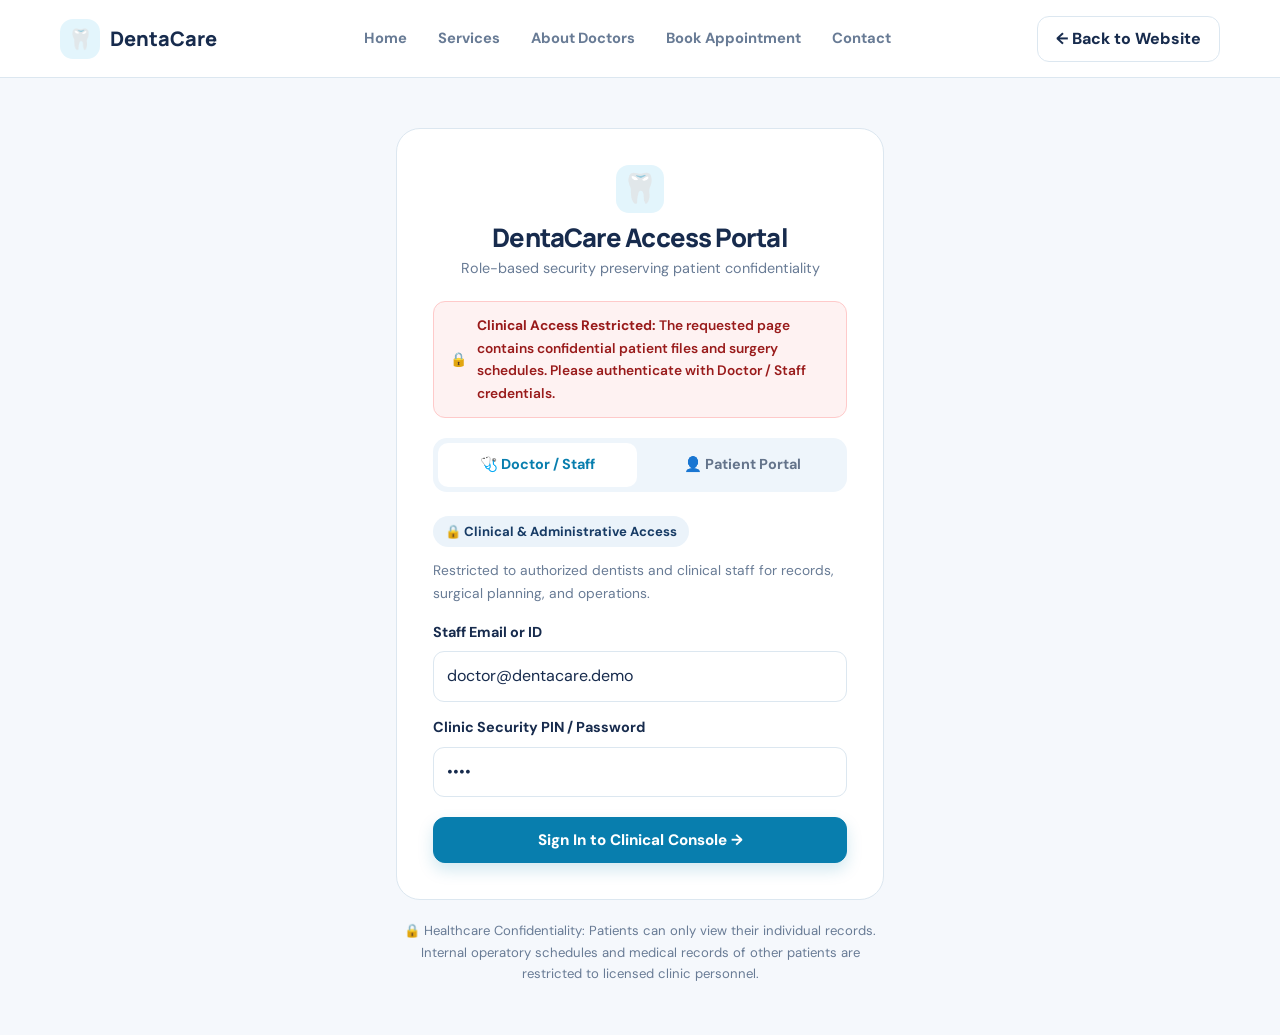
<file: registration.html>
<!DOCTYPE html>
<html lang="en">
<head>
  <script>try{const t=localStorage.getItem('dentaCareTheme')||(window.matchMedia('(prefers-color-scheme:dark)').matches?'dark':'light');document.documentElement.setAttribute('data-theme',t)}catch(e){}</script>
  <meta charset="UTF-8">
  <meta name="viewport" content="width=device-width,initial-scale=1.0">
  <title>Patient Registration | DentaCare</title>
  <link rel="stylesheet" href="css/style.css">
  <script>
    (function () {
      try {
        var u = JSON.parse(localStorage.getItem("dentaCareUser") || '{"role":"guest"}');
        if (!u || u.role !== "doctor") {
          window.location.replace("login.html?redirect=registration.html");
        }
      } catch (e) {
        window.location.replace("login.html?redirect=registration.html");
      }
    })();
  </script>
</head>
<body>
  <nav class="navbar">
    <a class="logo" href="index.html"><span class="logo-icon">🦷</span><span>DentaCare</span></a>
    <div class="navlinks">
      <a href="index.html">Home</a>
      <a href="dashboard.html">Dashboard</a>
      <a class="active" href="patients.html">Patients</a>
      <a href="appointment.html">Appointments</a>
      <a href="treatments.html">Treatments</a>
      <a href="history.html">History</a>
      <a href="followups.html">Follow-Ups</a>
      <a href="services.html">Services</a>
      <a href="about.html">About</a>
      <a href="contact.html">Contact</a>
    </div>
    <div class="nav-actions">
      <a class="btn" href="appointment.html">Book Visit</a>
      <button class="nav-toggle" id="navToggle" aria-label="Toggle Navigation">☰</button>
    </div>
  </nav>

  <section class="page-head">
    <div class="container">
      <div class="eyebrow">Patient Management</div>
      <h1>Register a New Patient</h1>
      <p>Create a central profile for future appointments, treatment plans, and recall visits.</p>
    </div>
  </section>

  <section class="section">
    <div class="container">
      <form id="patientForm" class="form card">
        <h2 style="margin-bottom:6px">Patient Information</h2>
        <p class="muted" style="margin-bottom:20px">Fill out basic demographics and dental background:</p>

        <div class="form-grid">
          <div class="field">
            <label>Full Name *</label>
            <input name="name" required placeholder="Patient full name">
          </div>
          <div class="field">
            <label>Age *</label>
            <input name="age" type="number" min="1" max="120" required placeholder="Age in years">
          </div>
          <div class="field">
            <label>Gender</label>
            <select name="gender">
              <option>Male</option>
              <option>Female</option>
              <option>Other</option>
            </select>
          </div>
          <div class="field">
            <label>Phone Number *</label>
            <input name="phone" required placeholder="+91 98765 43210">
          </div>
          <div class="field full">
            <label>Email Address</label>
            <input name="email" type="email" placeholder="patient@email.com">
          </div>
          <div class="field full">
            <label>Dental / Medical History</label>
            <textarea name="history" placeholder="Allergies, previous dental procedures, relevant history..."></textarea>
          </div>
          <div class="field full">
            <button class="btn" type="submit">Register Patient</button>
          </div>
        </div>
      </form>
    </div>
  </section>

  <section class="section" style="padding-top:0">
    <div class="container">
      <div class="table-toolbar">
        <div>
          <h2>Patient Records Directory</h2>
          <p class="muted">Live patient roster with quick links to treatment timelines.</p>
        </div>
        <input id="patientSearch" class="search" placeholder="🔍 Search by name, phone or patient ID...">
      </div>
      <div class="table-wrap">
        <table class="table">
          <thead>
            <tr>
              <th>Patient ID</th>
              <th>Name</th>
              <th>Age / Gender</th>
              <th>Phone</th>
              <th>Email</th>
              <th>Status</th>
              <th>Actions</th>
            </tr>
          </thead>
          <tbody id="patientRows"></tbody>
        </table>
      </div>
    </div>
  </section>

  <footer class="footer">
    <div class="container footer-grid">
      <div>
        <h3>🦷 DentaCare</h3>
        <p>Smart dental clinic management system with connected patient-treatment workflows.</p>
      </div>
      <div>
        <h3>Quick Links</h3>
        <p>
          <a href="dashboard.html">Clinic Dashboard</a><br>
          <a href="patients.html">Patient Management</a><br>
          <a href="appointment.html">Book Appointment</a><br>
          <a href="services.html">Services Offered</a>
        </p>
      </div>
      <div>
        <h3>Contact</h3>
        <p>+91 98765 43210<br>hello@dentacare.demo<br>Mon–Sat, 9:00 AM–7:00 PM</p>
      </div>
    </div>
    <div class="container" style="margin-top:28px;border-top:1px solid rgba(255, 255, 255, 0.14);padding-top:18px">
      © <span data-year></span> DentaCare. Academic project prototype.
    </div>
  </footer>

  <script src="js/script.js"></script>
</body>
</html>
</file>
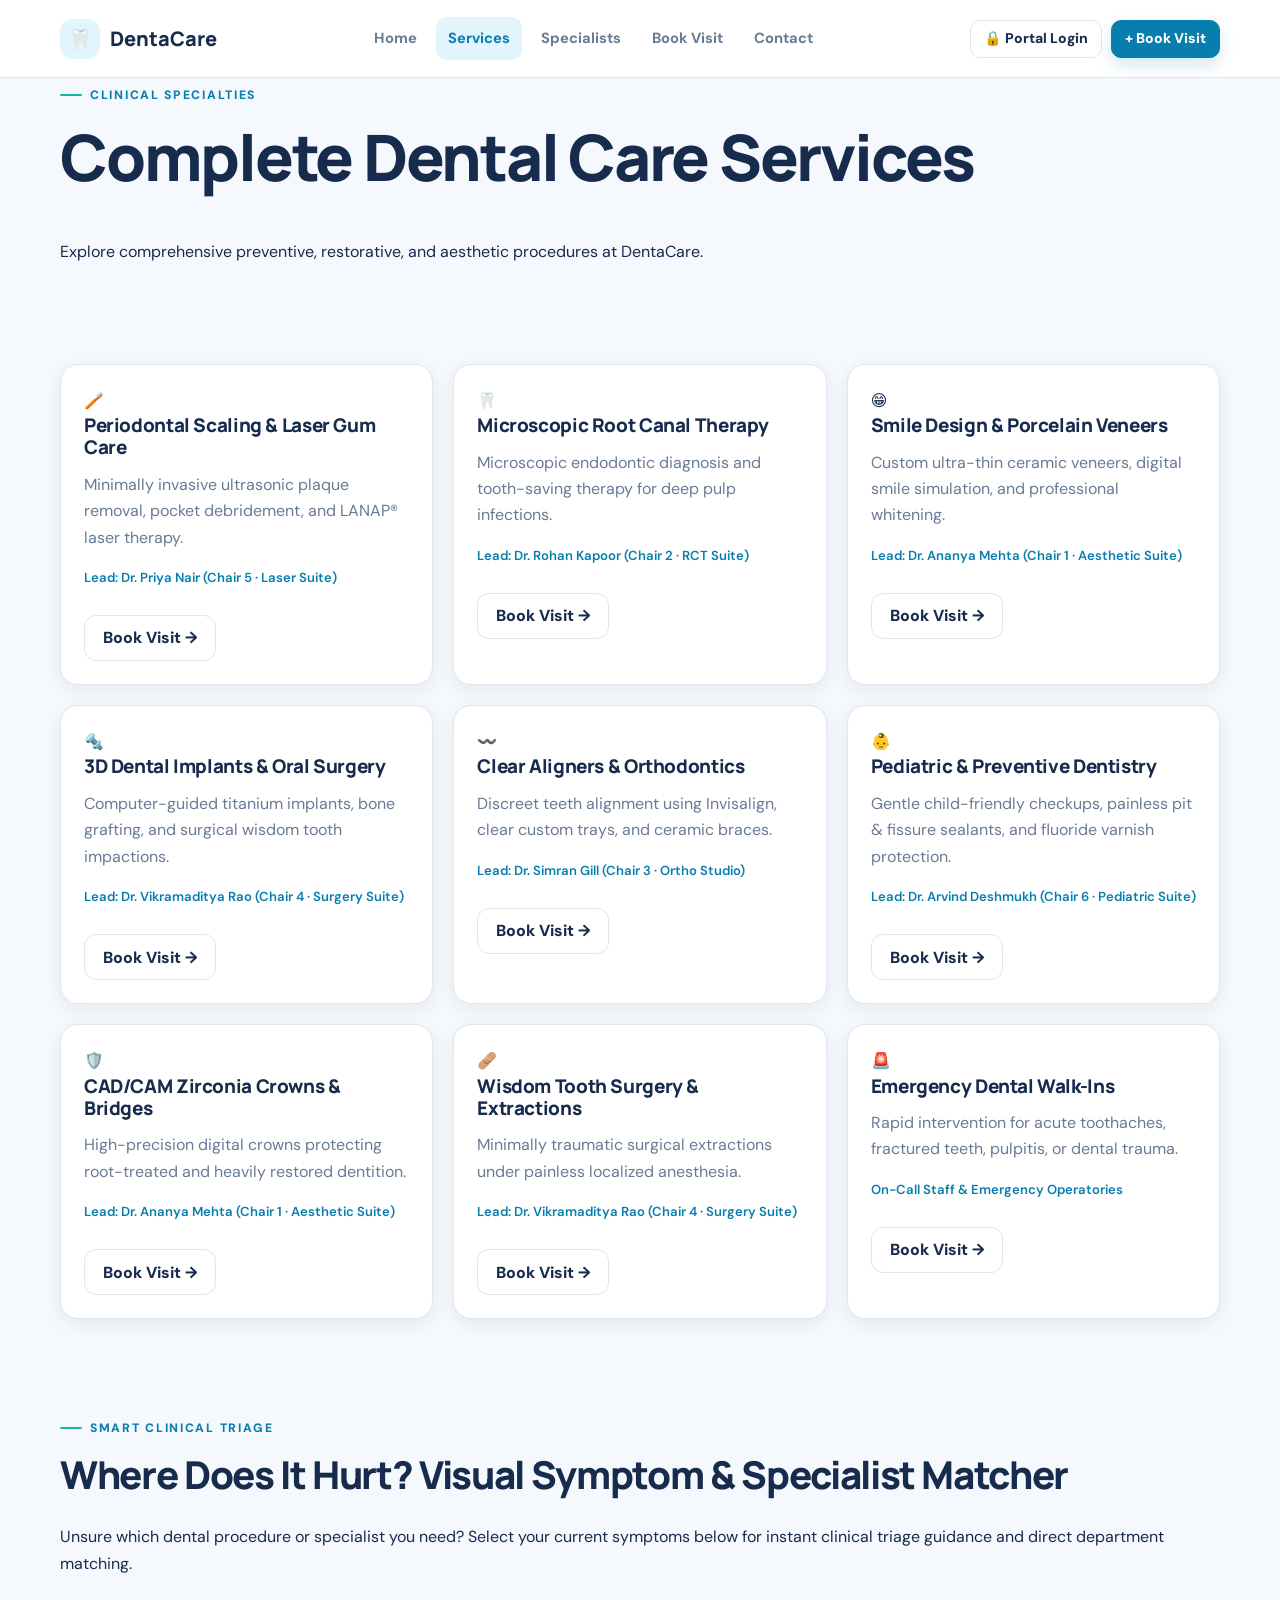
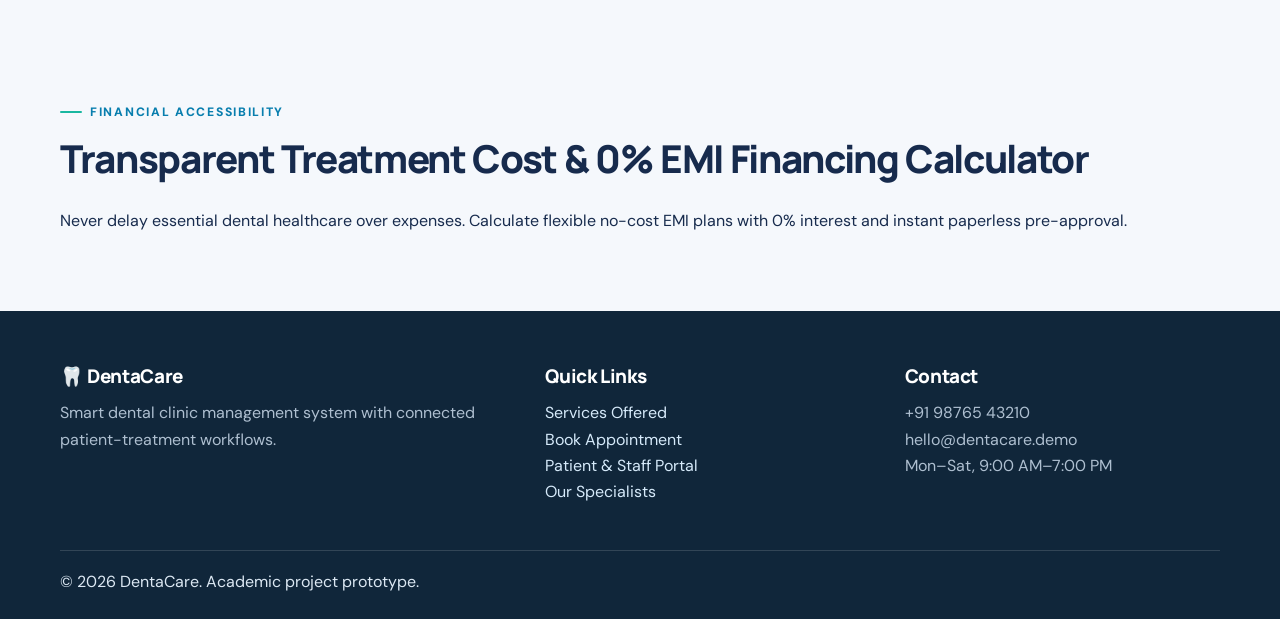
<file: services.html>
<!DOCTYPE html>
<html lang="en">
<head>
  <script>try{const t=localStorage.getItem('dentaCareTheme')||(window.matchMedia('(prefers-color-scheme:dark)').matches?'dark':'light');document.documentElement.setAttribute('data-theme',t)}catch(e){}</script>
  <meta charset="UTF-8">
  <meta name="viewport" content="width=device-width,initial-scale=1.0">
  <title>Dental Services | DentaCare</title>
  <link rel="stylesheet" href="css/style.css">
</head>
<body>
  <nav class="navbar">
    <a class="logo" href="index.html"><span class="logo-icon">🦷</span><span>DentaCare</span></a>
    <div class="navlinks">
      <a href="index.html">Home</a>
      <a class="active" href="services.html">Services</a>
      <a href="about.html">Specialists</a>
      <a href="appointment.html">Book Visit</a>
      <a href="contact.html">Contact</a>
    </div>
    <div class="nav-actions">
      <a class="btn secondary btn-sm" href="login.html">🔒 Portal Login</a>
      <a class="btn btn-sm" href="appointment.html">+ Book Visit</a>
      <button class="nav-toggle" id="navToggle" aria-label="Toggle Navigation">☰</button>
    </div>
  </nav>

  <section class="page-head">
    <div class="container">
      <div class="eyebrow">Clinical Specialties</div>
      <h1>Complete Dental Care Services</h1>
      <p>Explore comprehensive preventive, restorative, and aesthetic procedures at DentaCare.</p>
    </div>
  </section>

  <section class="section">
    <div class="container grid">
      <div class="card">
        <div class="icon">🪥</div>
        <h3>Periodontal Scaling & Laser Gum Care</h3>
        <p class="muted">Minimally invasive ultrasonic plaque removal, pocket debridement, and LANAP® laser therapy.</p>
        <div style="margin-top:8px;font-size:0.82rem;color:var(--primary);font-weight:600">Lead: Dr. Priya Nair (Chair 5 · Laser Suite)</div>
        <br><a class="btn secondary" href="appointment.html">Book Visit →</a>
      </div>
      <div class="card">
        <div class="icon">🦷</div>
        <h3>Microscopic Root Canal Therapy</h3>
        <p class="muted">Microscopic endodontic diagnosis and tooth-saving therapy for deep pulp infections.</p>
        <div style="margin-top:8px;font-size:0.82rem;color:var(--primary);font-weight:600">Lead: Dr. Rohan Kapoor (Chair 2 · RCT Suite)</div>
        <br><a class="btn secondary" href="appointment.html">Book Visit →</a>
      </div>
      <div class="card">
        <div class="icon">😁</div>
        <h3>Smile Design & Porcelain Veneers</h3>
        <p class="muted">Custom ultra-thin ceramic veneers, digital smile simulation, and professional whitening.</p>
        <div style="margin-top:8px;font-size:0.82rem;color:var(--primary);font-weight:600">Lead: Dr. Ananya Mehta (Chair 1 · Aesthetic Suite)</div>
        <br><a class="btn secondary" href="appointment.html">Book Visit →</a>
      </div>
      <div class="card">
        <div class="icon">🔩</div>
        <h3>3D Dental Implants & Oral Surgery</h3>
        <p class="muted">Computer-guided titanium implants, bone grafting, and surgical wisdom tooth impactions.</p>
        <div style="margin-top:8px;font-size:0.82rem;color:var(--primary);font-weight:600">Lead: Dr. Vikramaditya Rao (Chair 4 · Surgery Suite)</div>
        <br><a class="btn secondary" href="appointment.html">Book Visit →</a>
      </div>
      <div class="card">
        <div class="icon">〰️</div>
        <h3>Clear Aligners & Orthodontics</h3>
        <p class="muted">Discreet teeth alignment using Invisalign, clear custom trays, and ceramic braces.</p>
        <div style="margin-top:8px;font-size:0.82rem;color:var(--primary);font-weight:600">Lead: Dr. Simran Gill (Chair 3 · Ortho Studio)</div>
        <br><a class="btn secondary" href="appointment.html">Book Visit →</a>
      </div>
      <div class="card">
        <div class="icon">👶</div>
        <h3>Pediatric & Preventive Dentistry</h3>
        <p class="muted">Gentle child-friendly checkups, painless pit & fissure sealants, and fluoride varnish protection.</p>
        <div style="margin-top:8px;font-size:0.82rem;color:var(--primary);font-weight:600">Lead: Dr. Arvind Deshmukh (Chair 6 · Pediatric Suite)</div>
        <br><a class="btn secondary" href="appointment.html">Book Visit →</a>
      </div>
      <div class="card">
        <div class="icon">🛡️</div>
        <h3>CAD/CAM Zirconia Crowns & Bridges</h3>
        <p class="muted">High-precision digital crowns protecting root-treated and heavily restored dentition.</p>
        <div style="margin-top:8px;font-size:0.82rem;color:var(--primary);font-weight:600">Lead: Dr. Ananya Mehta (Chair 1 · Aesthetic Suite)</div>
        <br><a class="btn secondary" href="appointment.html">Book Visit →</a>
      </div>
      <div class="card">
        <div class="icon">🩹</div>
        <h3>Wisdom Tooth Surgery & Extractions</h3>
        <p class="muted">Minimally traumatic surgical extractions under painless localized anesthesia.</p>
        <div style="margin-top:8px;font-size:0.82rem;color:var(--primary);font-weight:600">Lead: Dr. Vikramaditya Rao (Chair 4 · Surgery Suite)</div>
        <br><a class="btn secondary" href="appointment.html">Book Visit →</a>
      </div>
      <div class="card">
        <div class="icon">🚨</div>
        <h3>Emergency Dental Walk-Ins</h3>
        <p class="muted">Rapid intervention for acute toothaches, fractured teeth, pulpitis, or dental trauma.</p>
        <div style="margin-top:8px;font-size:0.82rem;color:var(--primary);font-weight:600">On-Call Staff & Emergency Operatories</div>
        <br><a class="btn secondary" href="appointment.html">Book Visit →</a>
      </div>
    </div>
  </section>

  <!-- OPTION A: VISUAL TOOTH SYMPTOM & SPECIALIST MATCHER -->
  <section class="section" id="symptomCheckerSection" style="padding-top:10px">
    <div class="container">
      <div class="section-title">
        <div class="eyebrow">Smart Clinical Triage</div>
        <h2>Where Does It Hurt? Visual Symptom & Specialist Matcher</h2>
        <p>Unsure which dental procedure or specialist you need? Select your current symptoms below for instant clinical triage guidance and direct department matching.</p>
      </div>

      <div id="symptomCheckerRoot"></div>
    </div>
  </section>

  <!-- OPTION C: DENTAL TREATMENT COST & 0% EMI FINANCING CALCULATOR -->
  <section class="section" id="emiCalculatorSection" style="padding-top:20px;padding-bottom:60px">
    <div class="container">
      <div class="section-title">
        <div class="eyebrow">Financial Accessibility</div>
        <h2>Transparent Treatment Cost & 0% EMI Financing Calculator</h2>
        <p>Never delay essential dental healthcare over expenses. Calculate flexible no-cost EMI plans with 0% interest and instant paperless pre-approval.</p>
      </div>

      <div id="emiCalculatorRoot"></div>
    </div>
  </section>

  <footer class="footer">
    <div class="container footer-grid">
      <div>
        <h3>🦷 DentaCare</h3>
        <p>Smart dental clinic management system with connected patient-treatment workflows.</p>
      </div>
      <div>
        <h3>Quick Links</h3>
        <p>
          <a href="services.html">Services Offered</a><br>
          <a href="appointment.html">Book Appointment</a><br>
          <a href="login.html">Patient & Staff Portal</a><br>
          <a href="about.html">Our Specialists</a>
        </p>
      </div>
      <div>
        <h3>Contact</h3>
        <p>+91 98765 43210<br>hello@dentacare.demo<br>Mon–Sat, 9:00 AM–7:00 PM</p>
      </div>
    </div>
    <div class="container" style="margin-top:28px;border-top:1px solid rgba(255, 255, 255, 0.14);padding-top:18px">
      © <span data-year></span> DentaCare. Academic project prototype.
    </div>
  </footer>

  <script src="js/script.js"></script>
</body>
</html>
</file>
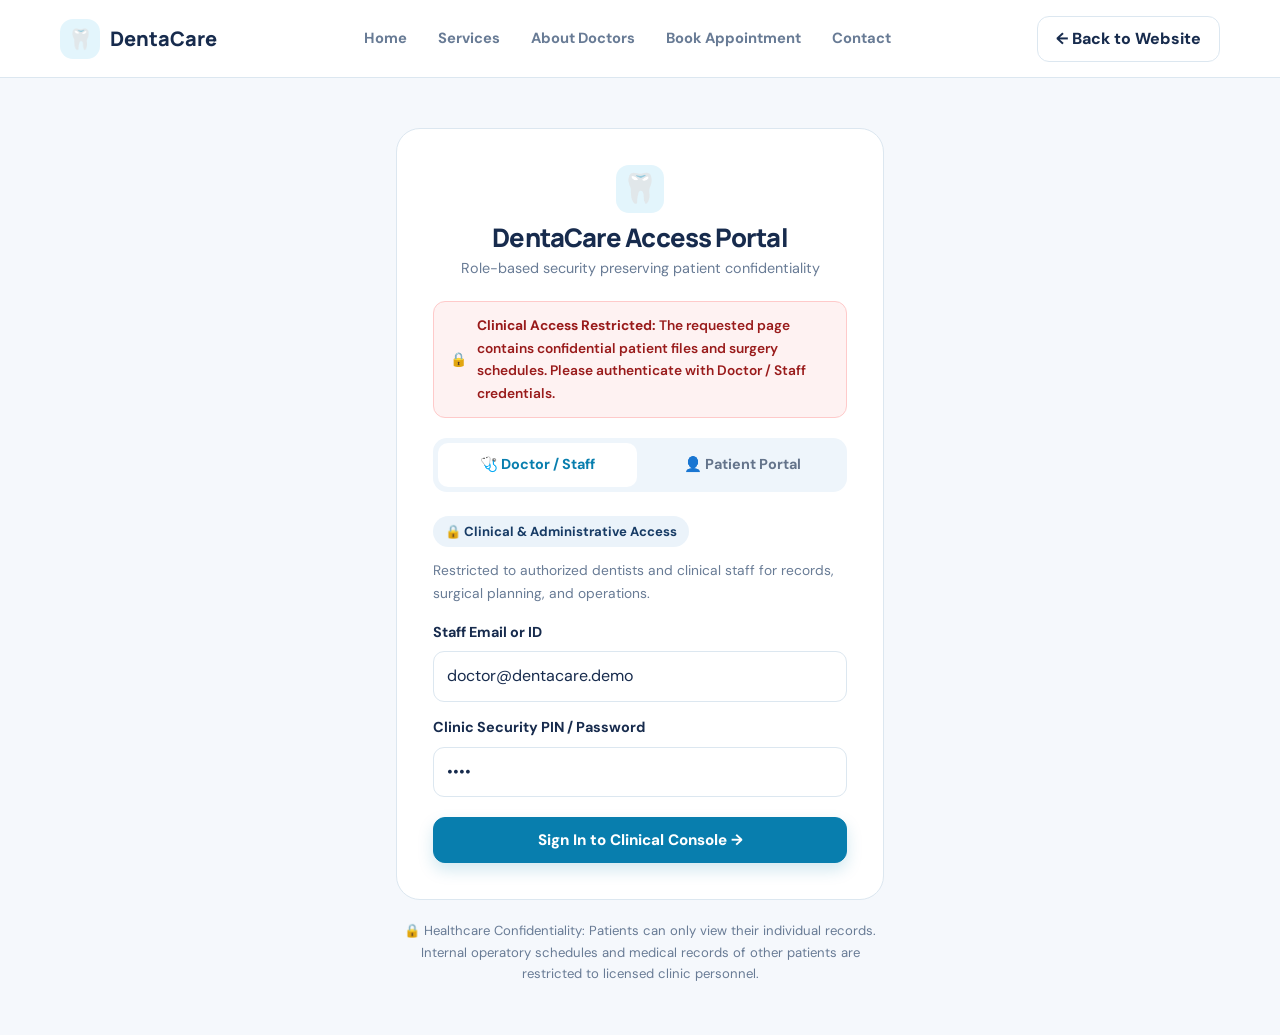
<file: treatments.html>
<!DOCTYPE html>
<html lang="en">
<head>
  <script>try{const t=localStorage.getItem('dentaCareTheme')||(window.matchMedia('(prefers-color-scheme:dark)').matches?'dark':'light');document.documentElement.setAttribute('data-theme',t)}catch(e){}</script>
  <meta charset="UTF-8">
  <meta name="viewport" content="width=device-width,initial-scale=1.0">
  <title>Treatment Plans | DentaCare</title>
  <link rel="stylesheet" href="css/style.css">
  <script>
    (function () {
      try {
        var u = JSON.parse(localStorage.getItem("dentaCareUser") || '{"role":"guest"}');
        if (!u || u.role !== "doctor") {
          window.location.replace("login.html?redirect=treatments.html");
        }
      } catch (e) {
        window.location.replace("login.html?redirect=treatments.html");
      }
    })();
  </script>
</head>
<body>
  <nav class="navbar">
    <a class="logo" href="index.html"><span class="logo-icon">🦷</span><span>DentaCare</span></a>
    <div class="navlinks">
      <a href="index.html">Home</a>
      <a href="dashboard.html">Dashboard</a>
      <a href="patients.html">Patients</a>
      <a href="appointment.html">Appointments</a>
      <a class="active" href="treatments.html">Treatments</a>
      <a href="history.html">History</a>
      <a href="followups.html">Follow-Ups</a>
      <a href="services.html">Services</a>
      <a href="about.html">About</a>
      <a href="contact.html">Contact</a>
    </div>
    <div class="nav-actions">
      <a class="btn" href="appointment.html">Book Visit</a>
      <button class="nav-toggle" id="navToggle" aria-label="Toggle Navigation">☰</button>
    </div>
  </nav>

  <section class="page-head">
    <div class="container">
      <div class="eyebrow">Clinical Workflow Tracking</div>
      <h1>Dental Treatment Plans</h1>
      <p>Connect patient diagnoses, multi-stage procedures, and track live completion progress.</p>
    </div>
  </section>

  <section class="section">
    <div class="container">
      <form id="treatmentForm" class="form card">
        <h2 style="margin-bottom:6px">Record Treatment Plan</h2>
        <p class="muted" style="margin-bottom:20px">Map out the clinical steps and current status for a patient:</p>

        <div class="form-grid">
          <div class="field">
            <label>Select Patient *</label>
            <select name="patient" class="patient-picker" required>
              <option value="">Loading patients...</option>
            </select>
          </div>

          <div class="field" id="customPatientWrap" style="display:none">
            <label>Walk-in Patient Name *</label>
            <input name="customPatient" placeholder="Enter patient name">
          </div>

          <div class="field">
            <label>Clinical Diagnosis *</label>
            <input name="diagnosis" required placeholder="e.g. Acute Pulpitis, Dental Caries, Malocclusion">
          </div>

          <div class="field full">
            <label>Treatment Plan Details *</label>
            <textarea name="plan" required placeholder="Describe planned procedures, medications, or surgical steps..."></textarea>
          </div>

          <div class="field">
            <label>Current Stage</label>
            <select name="stage">
              <option>Consultation</option>
              <option>Diagnosis</option>
              <option>Preparation</option>
              <option>Procedure In Progress</option>
              <option>Procedure Completed</option>
              <option>Follow-up</option>
            </select>
          </div>

          <div class="field">
            <label>Completion Progress (%)</label>
            <input name="progress" type="number" min="0" max="100" value="0">
          </div>

          <div class="field full">
            <button class="btn" type="submit">Save Treatment Plan</button>
          </div>
        </div>
      </form>
    </div>
  </section>

  <section class="section" style="padding-top:0">
    <div class="container">
      <div class="table-toolbar">
        <div>
          <h2>Active Treatment Plans</h2>
          <p class="muted">Live progress monitor. Click "Update %" to advance treatment completion.</p>
        </div>
        <input id="treatmentSearch" class="search" placeholder="🔍 Search treatments by patient or diagnosis...">
      </div>

      <div class="table-wrap">
        <table class="table">
          <thead>
            <tr>
              <th>ID</th>
              <th>Patient</th>
              <th>Diagnosis & Plan</th>
              <th>Stage</th>
              <th>Progress</th>
              <th>Actions</th>
            </tr>
          </thead>
          <tbody id="treatmentRows"></tbody>
        </table>
      </div>
    </div>
  </section>

  <!-- OPTION B: CHAIRSIDE DIGITAL ODONTOGRAM FOR CLINICIANS -->
  <section class="section" style="padding-top:10px">
    <div class="container">
      <div class="card" style="padding:28px">
        <div style="display:flex;justify-content:space-between;align-items:center;flex-wrap:wrap;gap:16px;margin-bottom:20px;border-bottom:1px solid var(--border);padding-bottom:16px">
          <div>
            <div class="eyebrow">Diagnostic Mapping Tool</div>
            <h2 style="margin-bottom:4px">Chairside Digital Odontogram (FDI 32-Tooth Chart)</h2>
            <p class="muted">Interactive two-digit FDI dental notation (#11 to #48). Click any tooth to review pathology, record chair notes, or adjust treatment condition.</p>
          </div>
          <div style="display:flex;align-items:center;gap:10px">
            <label for="odontogramPatientSelect" style="font-weight:700;font-size:0.9rem">Inspect Patient:</label>
            <select id="odontogramPatientSelect" class="patient-picker" style="padding:8px 14px;border-radius:10px;border:1px solid var(--border);background:var(--card);color:var(--text);min-width:240px">
              <option value="">-- Choose Patient --</option>
            </select>
          </div>
        </div>
        <div id="treatmentOdontogramWrap"></div>
      </div>
    </div>
  </section>

  <section class="section" style="padding-top:20px">
    <div class="container">
      <div class="card">
        <h2>Standard Dental Care Timeline Stages</h2>
        <div class="timeline" style="margin-top:20px">
          <div class="event">
            <b>1. Consultation & Screening</b>
            <p class="muted">Chief patient complaint recorded, intraoral examination and preliminary X-rays taken.</p>
          </div>
          <div class="event">
            <b>2. Clinical Diagnosis & Plan</b>
            <p class="muted">Definitive condition diagnosed, treatment options, estimates, and consent formulated.</p>
          </div>
          <div class="event">
            <b>3. Clinical Procedure</b>
            <p class="muted">Tooth preparation, cavity restoration, endodontic therapy, or aligner placement initiated.</p>
          </div>
          <div class="event">
            <b>4. Post-Treatment Follow-up</b>
            <p class="muted">Bite evaluation, healing validation, oral hygiene reinforcement, and maintenance schedule.</p>
          </div>
        </div>
      </div>
    </div>
  </section>

  <footer class="footer">
    <div class="container footer-grid">
      <div>
        <h3>🦷 DentaCare</h3>
        <p>Smart dental clinic management system with connected patient-treatment workflows.</p>
      </div>
      <div>
        <h3>Quick Links</h3>
        <p>
          <a href="dashboard.html">Clinic Dashboard</a><br>
          <a href="patients.html">Patient Management</a><br>
          <a href="appointment.html">Book Appointment</a><br>
          <a href="services.html">Services Offered</a>
        </p>
      </div>
      <div>
        <h3>Contact</h3>
        <p>+91 98765 43210<br>hello@dentacare.demo<br>Mon–Sat, 9:00 AM–7:00 PM</p>
      </div>
    </div>
    <div class="container" style="margin-top:28px;border-top:1px solid rgba(255, 255, 255, 0.14);padding-top:18px">
      © <span data-year></span> DentaCare. Academic project prototype.
    </div>
  </footer>

  <script src="js/script.js"></script>
</body>
</html>
</file>
<file: css/style.css>
@import url('https://fonts.googleapis.com/css2?family=DM+Sans:wght@400;500;600;700&family=Manrope:wght@400;500;600;700;800&display=swap');

:root {
  color-scheme: light;
  --bg: #f5f8fc;
  --surface: #ffffff;
  --surface-soft: #eef5fb;
  --text: #172b4d;
  --muted: #687b95;
  --primary: #087eae;
  --primary-dark: #075d83;
  --primary-soft: #e3f5fc;
  --accent: #19b7a0;
  --border: #dce7f0;
  --success: #16845b;
  --warning: #b7791f;
  --danger: #c2414b;
  --shadow: 0 14px 40px rgba(24, 58, 92, .09);
  --shadow-sm: 0 5px 18px rgba(24, 58, 92, .07);
  --radius: 18px;
  --radius-sm: 12px;
  --container: 1160px;
}
html[data-theme="dark"] {
  color-scheme: dark;
  --bg: #0d1724;
  --surface: #142235;
  --surface-soft: #1b2d42;
  --text: #e9f2fb;
  --muted: #a2b3c7;
  --primary: #55c2e8;
  --primary-dark: #8adcf6;
  --primary-soft: #17394b;
  --accent: #4bd4bd;
  --border: #2b4057;
  --success: #65d6a2;
  --warning: #f2c36d;
  --danger: #ff8a91;
  --shadow: 0 14px 40px rgba(0, 0, 0, .24);
  --shadow-sm: 0 5px 18px rgba(0, 0, 0, .18);
}
* { box-sizing: border-box; }
html { scroll-behavior: smooth; scroll-padding-top: 90px; }
body {
  margin: 0;
  min-width: 320px;
  background: var(--bg);
  color: var(--text);
  font-family: "DM Sans", system-ui, -apple-system, BlinkMacSystemFont, "Segoe UI", sans-serif;
  font-size: 16px;
  line-height: 1.65;
  -webkit-font-smoothing: antialiased;
}
img { display: block; max-width: 100%; }
a { color: var(--primary); text-decoration: none; transition: color .2s ease, background .2s ease, transform .2s ease; }
a:hover { color: var(--primary-dark); }
button, input, select, textarea { font: inherit; }
button { cursor: pointer; }
h1, h2, h3, h4, h5 { margin: 0 0 .7em; color: var(--text); font-family: "Manrope", "DM Sans", sans-serif; font-weight: 800; line-height: 1.18; letter-spacing: -.035em; }
h1 { font-size: clamp(2.55rem, 5vw, 4.55rem); }
h2 { font-size: clamp(1.8rem, 3vw, 2.65rem); }
h3 { font-size: 1.18rem; letter-spacing: -.02em; }
p { margin: 0 0 1rem; }
ul { padding-left: 1.25rem; }
.container { width: min(var(--container), calc(100% - 44px)); margin-inline: auto; }
.muted { color: var(--muted) !important; }
.lead { max-width: 650px; color: var(--muted); font-size: clamp(1.05rem, 1.5vw, 1.2rem); line-height: 1.8; }
.eyebrow { display: inline-flex; align-items: center; gap: 8px; margin-bottom: 14px; color: var(--primary); font-size: .76rem; font-weight: 800; letter-spacing: .14em; text-transform: uppercase; }
.eyebrow::before { width: 22px; height: 2px; border-radius: 2px; background: var(--accent); content: ""; }
.section { padding: 82px 0; }
.section-head { max-width: 720px; margin: 0 auto 38px; text-align: center; }
.section-head p { color: var(--muted); }
.section-head .eyebrow { justify-content: center; }
.section-head h2 { margin-bottom: 12px; }

/* Navigation */
.navbar {
  position: sticky; z-index: 1000; top: 0; display: flex; align-items: center; justify-content: space-between;
  gap: 22px; min-height: 78px; padding: 12px max(22px, calc((100% - var(--container))/2));
  border-bottom: 1px solid var(--border); background: color-mix(in srgb, var(--surface) 92%, transparent);
  backdrop-filter: blur(16px);
}
.logo { display: inline-flex; align-items: center; gap: 10px; color: var(--text); font-family: "Manrope", sans-serif; font-size: 1.25rem; font-weight: 800; white-space: nowrap; }
.logo:hover { color: var(--primary); }
.logo-icon { display: grid; width: 40px; height: 40px; place-items: center; border-radius: 13px; background: var(--primary-soft); font-size: 1.25rem; }
.navlinks, .nav-actions { display: flex; align-items: center; gap: 7px; }
.navlinks a { padding: 9px 12px; border-radius: 10px; color: var(--muted); font-size: .92rem; font-weight: 700; white-space: nowrap; }
.navlinks a:hover, .navlinks a.active { background: var(--primary-soft); color: var(--primary); }
.nav-actions { gap: 9px; }
.theme-toggle-btn, .nav-toggle { display: inline-flex; align-items: center; justify-content: center; gap: 7px; min-height: 40px; padding: 8px 12px; border: 1px solid var(--border); border-radius: 11px; background: var(--surface); color: var(--text); font-weight: 700; }
.nav-toggle { display: none; }
.btn { display: inline-flex; align-items: center; justify-content: center; gap: 8px; min-height: 46px; padding: 11px 18px; border: 1px solid var(--primary); border-radius: 12px; background: var(--primary); color: #fff !important; font-weight: 800; line-height: 1.2; box-shadow: 0 7px 16px rgba(8,126,174,.18); transition: transform .2s, box-shadow .2s, background .2s; }
.btn:hover { transform: translateY(-2px); background: var(--primary-dark); color: #fff !important; box-shadow: 0 10px 22px rgba(8,126,174,.23); }
.btn.secondary { border-color: var(--border); background: var(--surface); color: var(--text) !important; box-shadow: none; }
.btn.secondary:hover { border-color: var(--primary); background: var(--primary-soft); color: var(--primary) !important; }
.btn-sm { min-height: 38px; padding: 8px 13px; border-radius: 10px; font-size: .88rem; }
.btn-outline-sm { display: inline-flex; align-items: center; justify-content: center; padding: 9px 13px; border: 1px solid var(--border); border-radius: 10px; color: var(--primary); font-size: .9rem; font-weight: 800; }
.btn-outline-sm:hover { border-color: var(--primary); background: var(--primary-soft); }

/* Home hero */
.hero { position: relative; overflow: hidden; padding: 76px 0 82px; background: radial-gradient(ellipse at 5% 10%, rgba(25,183,160,.13), transparent 34%), radial-gradient(ellipse at 90% 20%, rgba(8,126,174,.14), transparent 35%), var(--bg); }
.hero::after { position: absolute; right: -100px; bottom: -220px; width: 500px; height: 500px; border: 1px solid rgba(8,126,174,.12); border-radius: 50%; content: ""; pointer-events: none; }
.hero-grid { position: relative; z-index: 1; display: grid; grid-template-columns: minmax(0, 1.05fr) minmax(380px, .95fr); align-items: center; gap: 54px; }
.hero h1 { max-width: 650px; margin: 0 0 22px; }
.hero h1 br { display: block; }
.hero-actions { display: flex; flex-wrap: wrap; gap: 11px; margin-top: 28px; }
.hero-interactive-card { padding: 23px; border: 1px solid var(--border); border-radius: 23px; background: var(--surface); box-shadow: var(--shadow); }
.hero-card-header, .operatory-row, .operatory-left, .next-slot-callout, .hero-card-trust { display: flex; align-items: center; justify-content: space-between; gap: 12px; }
.hero-card-header { margin-bottom: 17px; }
.live-status-pill { display: inline-flex; align-items: center; gap: 8px; color: var(--text); font-size: .9rem; font-weight: 800; }
.pulse-dot, .operatory-dot { width: 9px; height: 9px; flex: 0 0 9px; border-radius: 50%; background: var(--success); box-shadow: 0 0 0 4px color-mix(in srgb, var(--success) 15%, transparent); }
.badge { display: inline-flex; align-items: center; padding: 5px 10px; border-radius: 999px; background: var(--primary-soft); color: var(--primary); font-size: .78rem; font-weight: 800; }
.operatory-list { display: grid; gap: 9px; }
.operatory-row { padding: 13px; border: 1px solid var(--border); border-radius: 13px; background: var(--surface); }
.operatory-row.active-now { border-color: color-mix(in srgb, var(--accent) 55%, var(--border)); background: color-mix(in srgb, var(--accent) 7%, var(--surface)); }
.operatory-left { justify-content: flex-start; min-width: 0; }
.operatory-left strong, .operatory-doc { display: block; }
.operatory-left strong { font-size: .9rem; }
.operatory-doc { color: var(--muted); font-size: .78rem; }
.operatory-dot.busy { background: var(--warning); }
.status-tag { padding: 5px 9px; border-radius: 8px; background: var(--surface-soft); color: var(--muted); font-size: .72rem; font-weight: 800; white-space: nowrap; }
.status-tag.ready { background: #e5f7ef; color: #16845b; }
html[data-theme="dark"] .status-tag.ready { background: #183d34; color: #75ddb0; }
.status-tag.occupied { background: #fff2df; color: #a66b13; }
html[data-theme="dark"] .status-tag.occupied { background: #46351e; color: #f2c36d; }
.next-slot-callout { margin-top: 14px; padding: 14px; border-radius: 13px; background: var(--primary-soft); }
.next-slot-info { display: grid; gap: 2px; }
.next-slot-tag { color: var(--primary); font-size: .76rem; font-weight: 800; }
.next-slot-info strong { font-size: 1.05rem; }
.hero-card-trust { justify-content: space-around; margin-top: 16px; padding-top: 15px; border-top: 1px solid var(--border); }
.trust-stat { display: grid; justify-items: center; gap: 2px; }
.trust-stars { color: #d99b20; font-weight: 800; }
.trust-text { color: var(--muted); font-size: .74rem; }

/* Grids and cards */
.grid, .grid-2, .grid-3, .grid-4, .stepper-grid, .footer-grid { display: grid; gap: 20px; }
.grid { grid-template-columns: repeat(3, minmax(0, 1fr)); }
.grid-2 { grid-template-columns: repeat(2, minmax(0, 1fr)); }
.grid-3 { grid-template-columns: repeat(3, minmax(0, 1fr)); }
.grid-4 { grid-template-columns: repeat(4, minmax(0, 1fr)); }
.stepper-grid { grid-template-columns: repeat(4, minmax(0, 1fr)); }
.specialty-card, .testimonial-card, .step-card, .card, .panel, .form-card, .info-card, .doctor-card, .service-card, .faq-item, .stat-card {
  border: 1px solid var(--border); border-radius: var(--radius); background: var(--surface); box-shadow: var(--shadow-sm);
}
.specialty-card, .testimonial-card, .step-card, .card, .panel, .form-card, .info-card, .doctor-card, .service-card, .stat-card { padding: 23px; }
.specialty-card, .testimonial-card, .step-card { display: flex; flex-direction: column; justify-content: space-between; transition: transform .22s, box-shadow .22s, border-color .22s; }
.specialty-card:hover, .testimonial-card:hover, .step-card:hover, .doctor-card:hover, .service-card:hover { transform: translateY(-4px); border-color: color-mix(in srgb, var(--primary) 35%, var(--border)); box-shadow: var(--shadow); }
.specialty-icon { display: grid; width: 48px; height: 48px; margin-bottom: 17px; place-items: center; border-radius: 15px; background: var(--primary-soft); font-size: 1.5rem; }
.specialty-card h3 { margin-bottom: 9px; }
.specialty-card p, .testimonial-card p { color: var(--muted); }
.specialty-features { display: grid; gap: 7px; margin: 15px 0 0; padding: 0; list-style: none; color: var(--muted); font-size: .88rem; }
.specialty-features li::before { margin-right: 8px; color: var(--success); content: "✓"; font-weight: 900; }
.step-card { min-height: 245px; }
.step-num { margin-bottom: 18px; color: var(--primary); font-family: "Manrope", sans-serif; font-size: 2rem; font-weight: 800; }
.step-card p { color: var(--muted); font-size: .91rem; }
.step-badge { align-self: flex-start; padding: 6px 10px; border-radius: 8px; background: var(--primary-soft); color: var(--primary); font-size: .76rem; font-weight: 800; }
.testimonial-stars { margin-bottom: 13px; color: #e0a526; letter-spacing: 3px; }
.testimonial-quote { font-size: .96rem; line-height: 1.8; }
.testimonial-author { display: flex; align-items: center; gap: 12px; margin-top: 18px; padding-top: 16px; border-top: 1px solid var(--border); }
.testimonial-avatar { display: grid; width: 42px; height: 42px; place-items: center; border-radius: 50%; background: var(--primary-soft); color: var(--primary); font-weight: 800; }

/* FAQ and footer */
.faq-list { display: grid; gap: 12px; }
.faq-item { overflow: hidden; }
.faq-summary { position: relative; padding: 18px 52px 18px 20px; cursor: pointer; font-weight: 800; list-style: none; }
.faq-summary::-webkit-details-marker { display: none; }
.faq-summary::after { position: absolute; top: 50%; right: 20px; color: var(--primary); content: "+"; font-size: 1.4rem; transform: translateY(-50%); }
.faq-item[open] .faq-summary::after { content: "−"; }
.faq-answer { padding: 0 20px 20px; color: var(--muted); }
.footer { padding: 54px 0 24px; background: #10263a; color: #dce8f3; }
.footer h3 { color: #fff; }
.footer p { color: #aebfd0; }
.footer a { color: #d6eafa; }
.footer a:hover { color: #70d6ec; }
.footer-grid { grid-template-columns: 1.4fr 1fr 1fr; gap: 44px; }

/* Forms, inputs and tables */
form { width: 100%; }
label { display: block; margin-bottom: 7px; color: var(--text); font-size: .9rem; font-weight: 700; }
input:not([type="checkbox"]):not([type="radio"]), select, textarea {
  width: 100%; min-height: 46px; padding: 11px 13px; border: 1px solid var(--border); border-radius: 11px;
  outline: none; background: var(--surface); color: var(--text); transition: border .2s, box-shadow .2s;
}
textarea { min-height: 120px; resize: vertical; }
input:focus, select:focus, textarea:focus { border-color: var(--primary) !important; box-shadow: 0 0 0 3px color-mix(in srgb, var(--primary) 15%, transparent); }
input::placeholder, textarea::placeholder { color: var(--muted); opacity: .8; }
input[type="checkbox"], input[type="radio"] { accent-color: var(--primary); }
.form-group, .form-field { margin-bottom: 17px; }
.form-row { display: grid; grid-template-columns: repeat(2, minmax(0, 1fr)); gap: 16px; }
table { width: 100%; border-collapse: collapse; }
th, td { padding: 13px 15px; border-bottom: 1px solid var(--border); text-align: left; }
th { background: var(--surface-soft); color: var(--muted); font-size: .78rem; font-weight: 800; letter-spacing: .05em; text-transform: uppercase; }
td { color: var(--text); }
tr:hover td { background: color-mix(in srgb, var(--primary-soft) 40%, transparent); }
hr { border: 0; border-top: 1px solid var(--border); }
code { padding: 2px 6px; border-radius: 5px; background: var(--surface-soft); color: var(--primary); }

/* Common page layouts and dashboards */
.page-header { padding: 55px 0 38px; background: linear-gradient(135deg, var(--primary-soft), var(--bg) 70%); }
.page-header h1 { font-size: clamp(2rem, 4vw, 3.3rem); }
.page-content { padding: 42px 0 76px; }
.breadcrumb { margin-bottom: 14px; color: var(--muted); font-size: .85rem; }
.dashboard-layout { display: grid; grid-template-columns: 250px minmax(0, 1fr); gap: 24px; }
.sidebar { padding: 18px; border: 1px solid var(--border); border-radius: var(--radius); background: var(--surface); }
.sidebar a { display: block; margin: 3px 0; padding: 10px 12px; border-radius: 9px; color: var(--muted); font-weight: 700; }
.sidebar a:hover, .sidebar a.active { background: var(--primary-soft); color: var(--primary); }
.dashboard-main { min-width: 0; }
.stats-grid { display: grid; grid-template-columns: repeat(4, minmax(0, 1fr)); gap: 15px; }
.stat-card strong { display: block; color: var(--text); font-family: "Manrope", sans-serif; font-size: 1.8rem; }
.stat-card span { color: var(--muted); font-size: .85rem; }
.status, .status-badge { display: inline-flex; padding: 5px 9px; border-radius: 999px; background: var(--primary-soft); color: var(--primary); font-size: .75rem; font-weight: 800; }
.alert { padding: 14px 16px; border: 1px solid var(--border); border-radius: 12px; background: var(--surface-soft); color: var(--text); }
.alert.success { border-color: #b7e5cf; background: #eaf8f0; color: #176b49; }
.alert.error { border-color: #f0c3c6; background: #fff0f0; color: #a52d36; }
html[data-theme="dark"] .alert.success { background: #183d34; color: #8de0b8; }
html[data-theme="dark"] .alert.error { background: #47272c; color: #ff9ba2; }
.empty-state { padding: 38px 20px; border: 1px dashed var(--border); border-radius: var(--radius); color: var(--muted); text-align: center; }
.actions { display: flex; flex-wrap: wrap; align-items: center; gap: 10px; }
.text-center { text-align: center; }
.hidden { display: none !important; }

/* Accessibility */
:focus-visible { outline: 3px solid color-mix(in srgb, var(--primary) 55%, white); outline-offset: 3px; }
::selection { background: var(--primary); color: white; }

/* Responsive */
@media (max-width: 1050px) {
  .navbar { flex-wrap: wrap; }
  .navlinks { order: 3; width: 100%; justify-content: center; }
  .hero-grid { gap: 30px; }
  .grid-4, .stepper-grid { grid-template-columns: repeat(2, minmax(0, 1fr)); }
}
@media (max-width: 760px) {
  .container { width: min(100% - 30px, var(--container)); }
  .navbar { min-height: 68px; padding: 10px 15px; gap: 10px; }
  .navlinks { display: none; flex-direction: column; align-items: stretch; width: 100%; padding: 8px 0; }
  .navlinks.open, .navbar.menu-open .navlinks { display: flex; }
  .navlinks a { padding: 11px 13px; }
  .nav-actions { margin-left: auto; gap: 6px; }
  .nav-actions .btn { display: none; }
  .nav-toggle { display: inline-flex; min-width: 40px; }
  .theme-toggle-btn { min-height: 38px; padding: 7px 9px; }
  .theme-label { display: none; }
  .hero { padding: 48px 0 55px; }
  .hero-grid { grid-template-columns: 1fr; }
  .hero h1 { font-size: clamp(2.35rem, 11vw, 3.5rem); }
  .hero-interactive-card { padding: 17px; }
  .section { padding: 58px 0; }
  .grid, .grid-3, .grid-4, .stepper-grid, .footer-grid, .stats-grid { grid-template-columns: 1fr; }
  .grid-2 { grid-template-columns: 1fr; }
  .footer-grid { gap: 25px; }
  .dashboard-layout { grid-template-columns: 1fr; }
  .form-row { grid-template-columns: 1fr; gap: 0; }
  .next-slot-callout { align-items: flex-start; flex-direction: column; }
  .hero-card-trust { gap: 8px; }
  .trust-text { text-align: center; }
}
@media (max-width: 420px) {
  .logo { font-size: 1.05rem; }
  .logo-icon { width: 35px; height: 35px; }
  .hero-actions { display: grid; }
  .hero-actions .btn { width: 100%; }
  .hero-card-header { align-items: flex-start; flex-direction: column; }
  .operatory-row { align-items: flex-start; }
  .status-tag { font-size: .65rem; }
}
@media (prefers-reduced-motion: reduce) {
  *, *::before, *::after { scroll-behavior: auto !important; transition-duration: .01ms !important; animation-duration: .01ms !important; }
}
</file>
